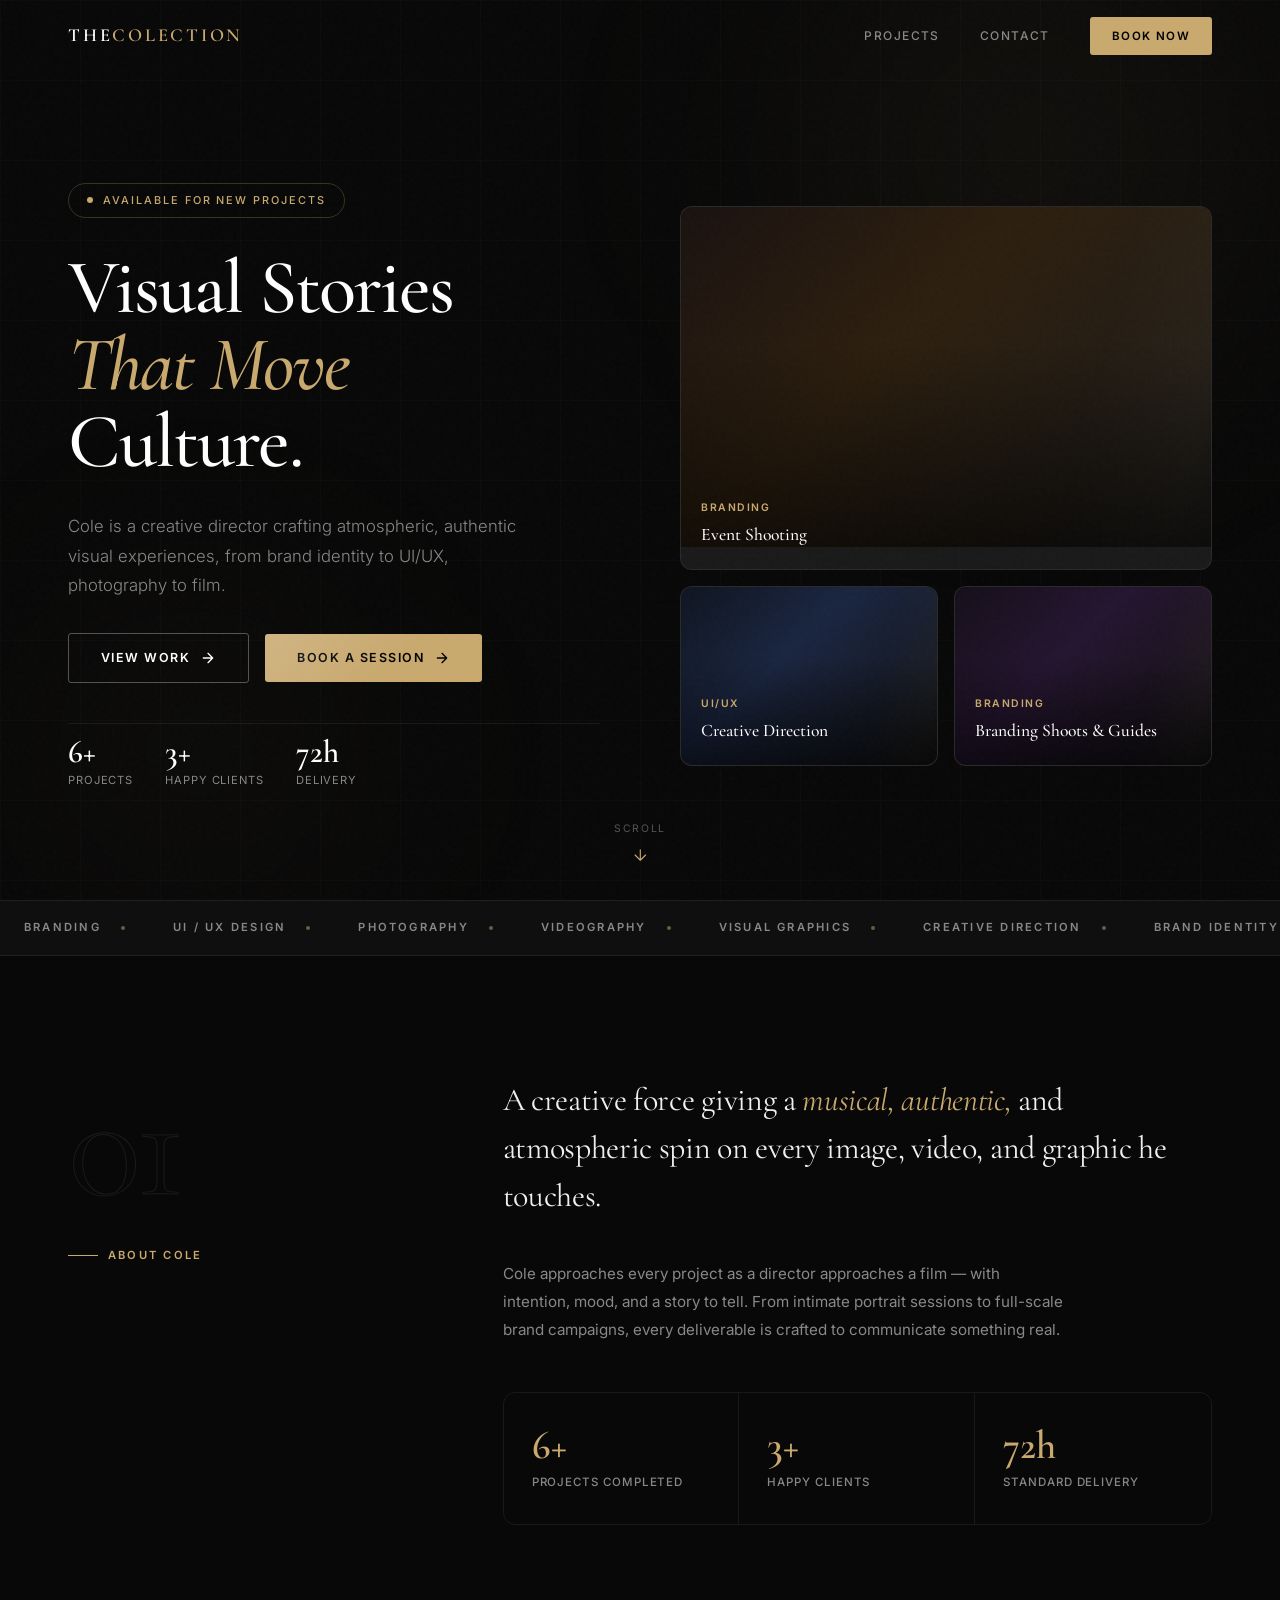
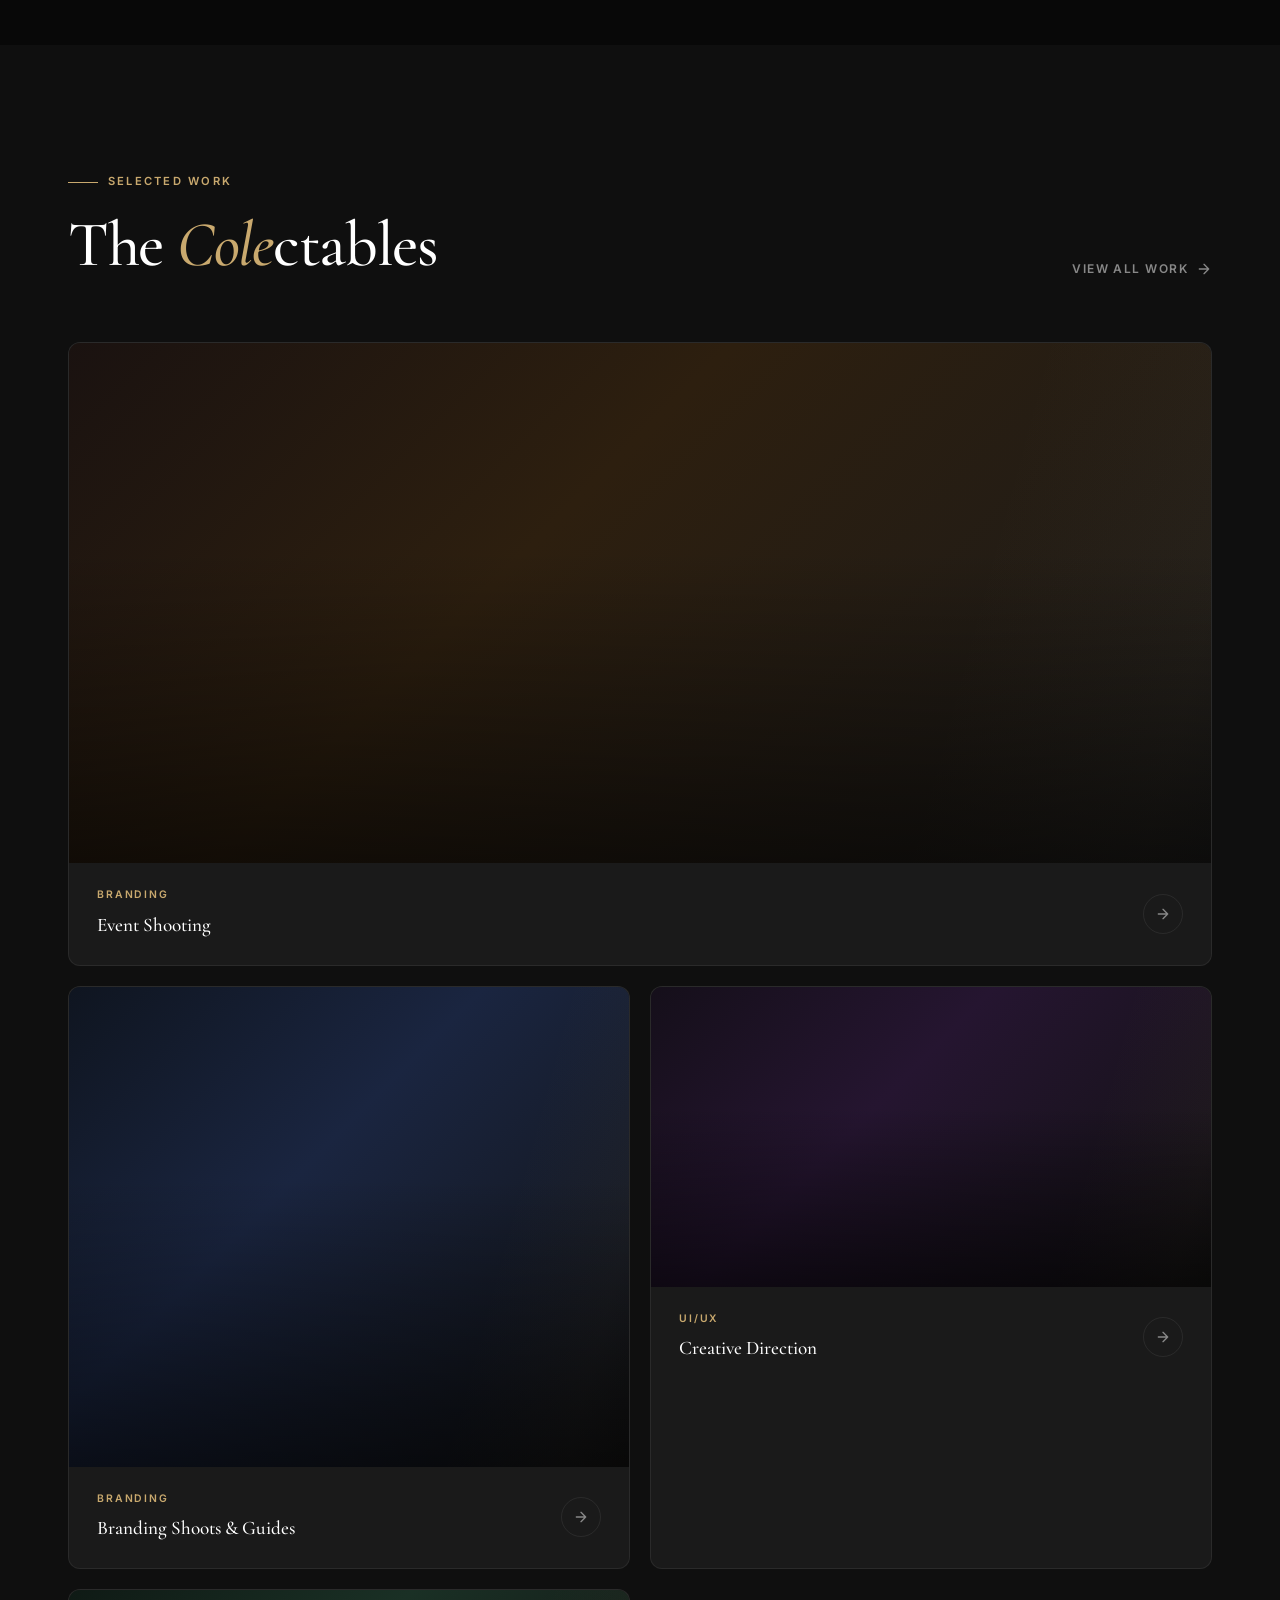
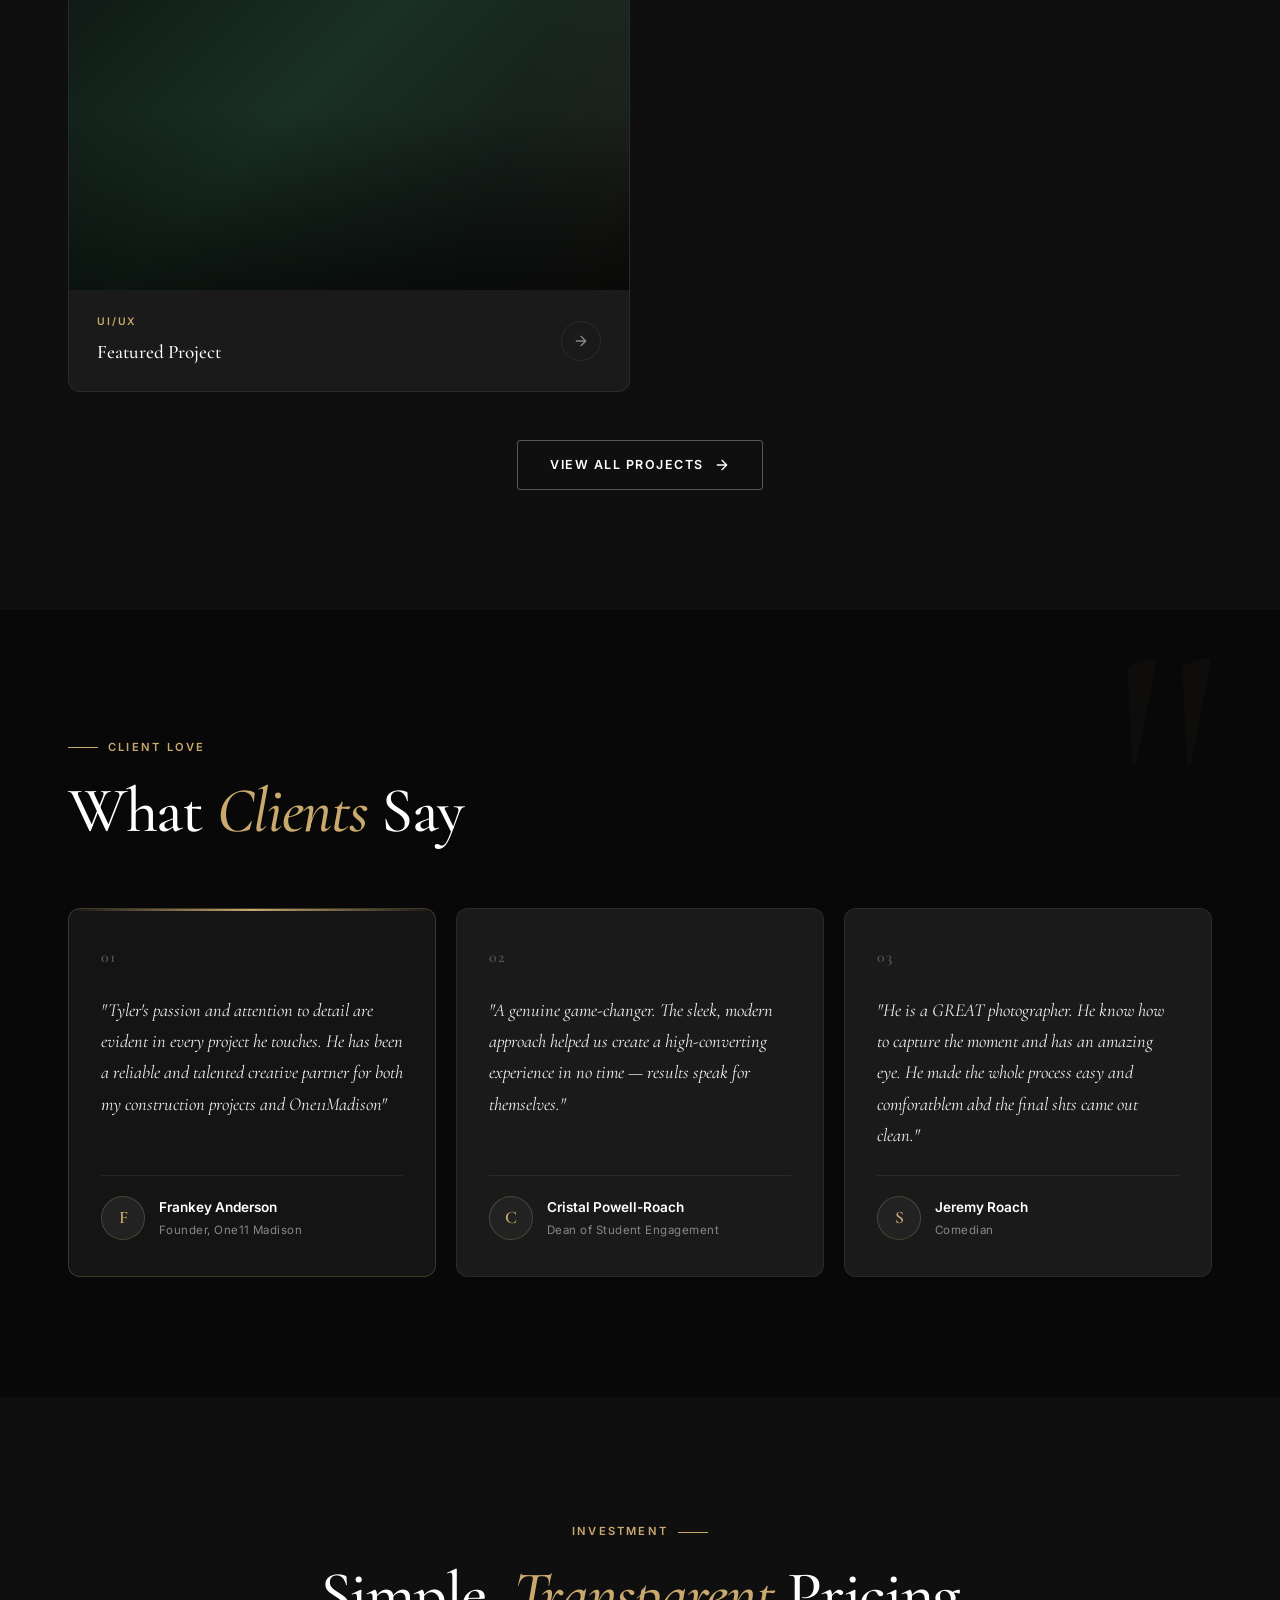
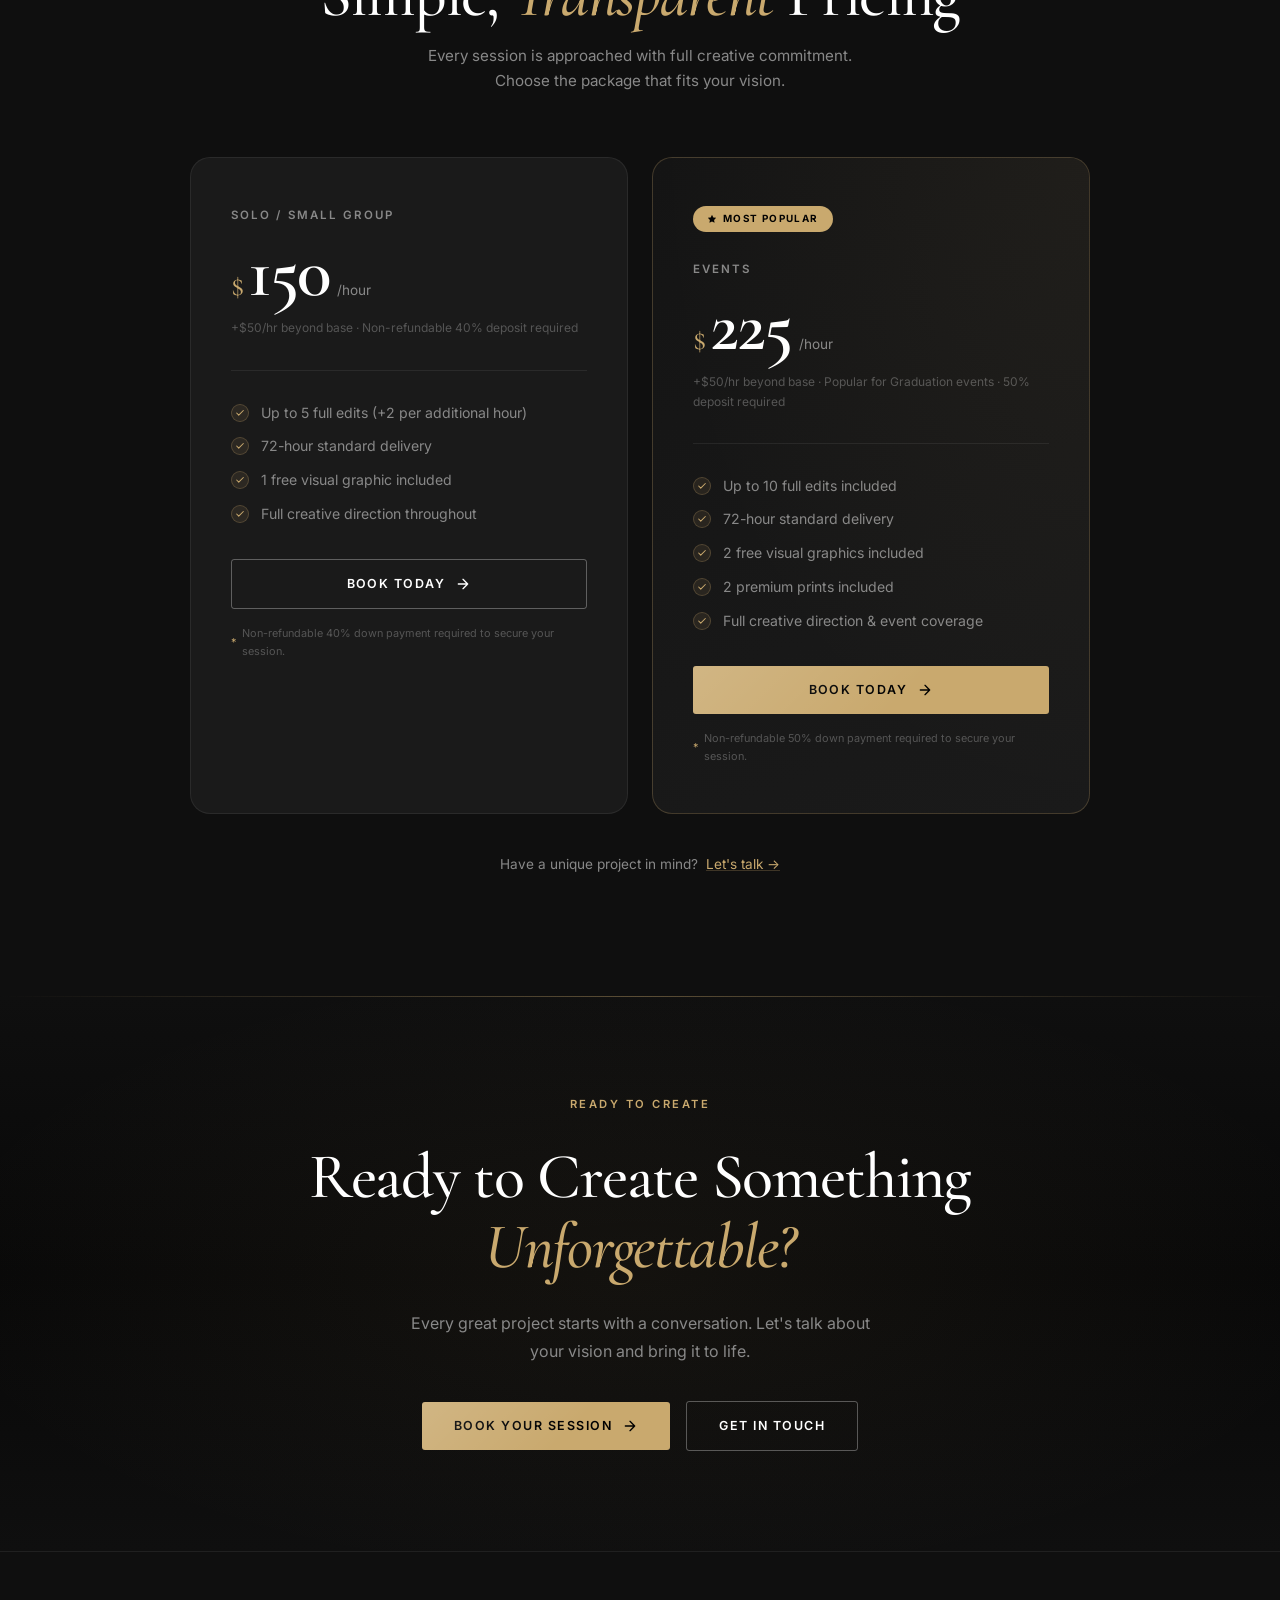
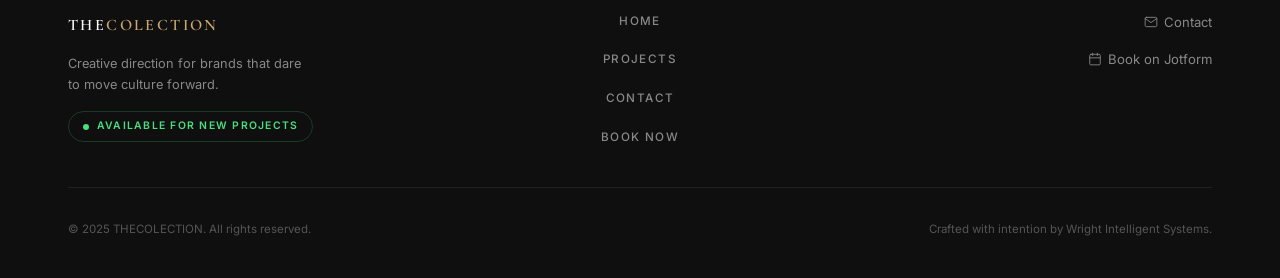
<file: index.html>
<!DOCTYPE html>
<html lang="en">
<head>
  <meta charset="UTF-8" />
  <meta name="viewport" content="width=device-width, initial-scale=1.0" />
  <title>THECOLECTION — Creative Direction &amp; Visual Storytelling</title>
  <meta name="description" content="Cole is a rising content creative director delivering musical, authentic, and atmospheric visual imagery across branding, UI/UX, photography, and video." />

  <!-- Fonts -->
  <link rel="preconnect" href="https://fonts.googleapis.com" />
  <link rel="preconnect" href="https://fonts.gstatic.com" crossorigin />
  <link href="https://fonts.googleapis.com/css2?family=Cormorant+Garamond:ital,wght@0,300;0,400;0,500;0,600;0,700;1,300;1,400;1,500&family=Inter:wght@300;400;500;600;700&display=swap" rel="stylesheet" />

  <link rel="stylesheet" href="css/style.css" />
</head>
<body>

  <!-- ══════════════════════════════════════════
       NAVIGATION
       ══════════════════════════════════════════ -->
  <nav class="nav" role="navigation" aria-label="Main navigation">
    <div class="container nav-inner">
      <a href="index.html" class="nav-logo">THE<span>COLECTION</span></a>

      <div class="nav-links">
        <a href="projects.html" class="nav-link">Projects</a>
        <a href="contact.html" class="nav-link">Contact</a>
        <a href="https://form.jotform.com/253236239169058" target="_blank" rel="noopener" class="nav-cta">Book Now</a>
      </div>

      <button class="nav-hamburger" aria-label="Open menu" aria-expanded="false">
        <span></span>
        <span></span>
        <span></span>
      </button>
    </div>
  </nav>

  <!-- Mobile Nav Overlay -->
  <div class="nav-mobile" role="dialog" aria-label="Mobile navigation">
    <a href="projects.html" class="nav-link">Projects</a>
    <a href="contact.html" class="nav-link">Contact</a>
    <a href="https://form.jotform.com/253236239169058" target="_blank" rel="noopener" class="nav-cta">Book Now</a>
  </div>

  <!-- ══════════════════════════════════════════
       HERO
       ══════════════════════════════════════════ -->
  <section class="hero" id="home" aria-label="Hero">
    <div class="hero-bg">
      <div class="hero-grid"></div>
      <div class="hero-glow hero-glow-1"></div>
      <div class="hero-glow hero-glow-2"></div>
    </div>

    <div class="hero-content">
      <div class="container">
        <div class="hero-inner">

          <div class="hero-left">
            <div class="hero-tag">
              <span class="hero-tag-dot"></span>
              Available for New Projects
            </div>

            <h1 class="hero-headline">
              <span class="line">Visual Stories</span>
              <span class="line"><em>That Move</em></span>
              <span class="line">Culture.</span>
            </h1>

            <p class="hero-sub">
              Cole is a creative director crafting atmospheric, authentic visual experiences, from brand identity to UI/UX, photography to film.
            </p>

            <div class="hero-actions">
              <a href="projects.html" class="btn btn-outline">
                View Work
                <svg class="arrow" width="16" height="16" viewBox="0 0 24 24" fill="none" stroke="currentColor" stroke-width="2" stroke-linecap="round" stroke-linejoin="round">
                  <path d="M5 12h14M12 5l7 7-7 7"/>
                </svg>
              </a>
              <a href="https://form.jotform.com/253236239169058" target="_blank" rel="noopener" class="btn btn-primary">
                Book a Session
                <svg class="arrow" width="16" height="16" viewBox="0 0 24 24" fill="none" stroke="currentColor" stroke-width="2" stroke-linecap="round" stroke-linejoin="round">
                  <path d="M5 12h14M12 5l7 7-7 7"/>
                </svg>
              </a>
            </div>

            <div class="hero-stats">
              <div>
                <div class="hero-stat-value" data-count="6" data-suffix="+">0+</div>
                <div class="hero-stat-label">Projects</div>
              </div>
              <div>
                <div class="hero-stat-value" data-count="3" data-suffix="+">0+</div>
                <div class="hero-stat-label">Happy Clients</div>
              </div>
              <div>
                <div class="hero-stat-value" data-count="72" data-suffix="h">0h</div>
                <div class="hero-stat-label">Delivery</div>
              </div>
            </div>
          </div>

          <div class="hero-right">
            <!-- Main featured card -->
            <div class="hero-card hero-card-main">
              <div class="hero-card-visual" style="height: 340px;">
                <div class="gradient-placeholder gp-1"></div>
              </div>
              <div class="hero-card-meta">
                <div class="hero-card-category">Branding</div>
                <div class="hero-card-title">Event Shooting</div>
              </div>
            </div>

            <!-- Pair of smaller cards -->
            <div class="hero-card-pair">
              <div class="hero-card">
                <div class="hero-card-visual" style="height: 100%;">
                  <div class="gradient-placeholder gp-2"></div>
                </div>
                <div class="hero-card-meta">
                  <div class="hero-card-category">UI/UX</div>
                  <div class="hero-card-title">Creative Direction</div>
                </div>
              </div>
              <div class="hero-card">
                <div class="hero-card-visual" style="height: 100%;">
                  <div class="gradient-placeholder gp-3"></div>
                </div>
                <div class="hero-card-meta">
                  <div class="hero-card-category">Branding</div>
                  <div class="hero-card-title">Branding Shoots & Guides</div>
                </div>
              </div>
            </div>
          </div>

        </div>
      </div>
    </div>

    <div class="hero-scroll" aria-hidden="true">
      <span>Scroll</span>
      <svg viewBox="0 0 24 24" fill="none" stroke-width="1.5" stroke-linecap="round" stroke-linejoin="round">
        <path d="M12 5v14M5 12l7 7 7-7"/>
      </svg>
    </div>
  </section>

  <!-- ══════════════════════════════════════════
       MARQUEE TICKER
       ══════════════════════════════════════════ -->
  <div class="marquee-section" aria-hidden="true">
    <div class="marquee-track">
      <div class="marquee-inner">
        <span class="marquee-item">Branding<span class="marquee-dot"></span></span>
        <span class="marquee-item">UI / UX Design<span class="marquee-dot"></span></span>
        <span class="marquee-item">Photography<span class="marquee-dot"></span></span>
        <span class="marquee-item">Videography<span class="marquee-dot"></span></span>
        <span class="marquee-item">Visual Graphics<span class="marquee-dot"></span></span>
        <span class="marquee-item">Creative Direction<span class="marquee-dot"></span></span>
        <span class="marquee-item">Brand Identity<span class="marquee-dot"></span></span>
        <span class="marquee-item">Content Creation<span class="marquee-dot"></span></span>
        <span class="marquee-item">Event Coverage<span class="marquee-dot"></span></span>
        <span class="marquee-item">Print Design<span class="marquee-dot"></span></span>
      </div>
    </div>
  </div>

  <!-- ══════════════════════════════════════════
       ABOUT / INTRO
       ══════════════════════════════════════════ -->
  <section class="about section" id="about" aria-label="About">
    <div class="container">
      <div class="about-inner">

        <div class="about-left">
          <span class="about-number" aria-hidden="true">01</span>
          <div class="section-label reveal">About Cole</div>
        </div>

        <div class="about-right">
          <p class="about-bio reveal">
            A creative force giving a <em>musical, authentic,</em> and atmospheric spin on every image, video, and graphic he touches.
          </p>
          <p class="about-body reveal reveal-delay-1">
            Cole approaches every project as a director approaches a film — with intention, mood, and a story to tell. From intimate portrait sessions to full-scale brand campaigns, every deliverable is crafted to communicate something real.
          </p>

          <div class="about-stats reveal reveal-delay-2">
            <div class="about-stat">
              <div class="about-stat-value" data-count="6" data-suffix="+">6+</div>
              <div class="about-stat-label">Projects Completed</div>
            </div>
            <div class="about-stat">
              <div class="about-stat-value" data-count="3" data-suffix="+">3+</div>
              <div class="about-stat-label">Happy Clients</div>
            </div>
            <div class="about-stat">
              <div class="about-stat-value" data-count="72" data-suffix="h">72h</div>
              <div class="about-stat-label">Standard Delivery</div>
            </div>
          </div>
        </div>

      </div>
    </div>
  </section>

  <!-- ══════════════════════════════════════════
       FEATURED PROJECTS
       ══════════════════════════════════════════ -->
  <section class="projects-section section" id="projects" aria-label="Featured projects">
    <div class="container">

      <div class="projects-header">
        <div>
          <div class="section-label reveal">Selected Work</div>
          <h2 class="section-title reveal reveal-delay-1">The <em>Cole</em>ctables</h2>
        </div>
        <a href="projects.html" class="projects-view-all reveal">
          View All Work
          <svg viewBox="0 0 24 24" fill="none" stroke-width="2" stroke-linecap="round" stroke-linejoin="round">
            <path d="M5 12h14M12 5l7 7-7 7"/>
          </svg>
        </a>
      </div>

      <div class="projects-grid">

        <!-- Featured full-width -->
        <a href="projects.html" class="project-card featured reveal" aria-label="J. Cole Branding project">
          <div class="project-visual">
            <div class="gradient-placeholder gp-1" style="height: 520px;"></div>
            <div class="project-overlay">
              <div class="project-overlay-btn">
                View Project
                <svg width="14" height="14" viewBox="0 0 24 24" fill="none" stroke="currentColor" stroke-width="2.5" stroke-linecap="round" stroke-linejoin="round">
                  <path d="M5 12h14M12 5l7 7-7 7"/>
                </svg>
              </div>
            </div>
          </div>
          <div class="project-info">
            <div class="project-meta">
              <div class="project-category">Branding</div>
              <div class="project-title">Event Shooting</div>
            </div>
            <div class="project-arrow">
              <svg viewBox="0 0 24 24" fill="none" stroke-width="2" stroke-linecap="round" stroke-linejoin="round">
                <path d="M5 12h14M12 5l7 7-7 7"/>
              </svg>
            </div>
          </div>
        </a>

        <!-- Tall card -->
        <a href="projects.html" class="project-card tall reveal reveal-delay-1" aria-label="Real Paper Chasers Branding project">
          <div class="project-visual">
            <div class="gradient-placeholder gp-2" style="height: 480px;"></div>
            <div class="project-overlay">
              <div class="project-overlay-btn">
                View Project
                <svg width="14" height="14" viewBox="0 0 24 24" fill="none" stroke="currentColor" stroke-width="2.5" stroke-linecap="round" stroke-linejoin="round">
                  <path d="M5 12h14M12 5l7 7-7 7"/>
                </svg>
              </div>
            </div>
          </div>
          <div class="project-info">
            <div class="project-meta">
              <div class="project-category">Branding</div>
              <div class="project-title">Branding Shoots & Guides</div>
            </div>
            <div class="project-arrow">
              <svg viewBox="0 0 24 24" fill="none" stroke-width="2" stroke-linecap="round" stroke-linejoin="round">
                <path d="M5 12h14M12 5l7 7-7 7"/>
              </svg>
            </div>
          </div>
        </a>

        <!-- Regular card -->
        <a href="projects.html" class="project-card regular reveal reveal-delay-2" aria-label="Antoinette's Surprise UI/UX project">
          <div class="project-visual">
            <div class="gradient-placeholder gp-3" style="height: 300px;"></div>
            <div class="project-overlay">
              <div class="project-overlay-btn">
                View Project
                <svg width="14" height="14" viewBox="0 0 24 24" fill="none" stroke="currentColor" stroke-width="2.5" stroke-linecap="round" stroke-linejoin="round">
                  <path d="M5 12h14M12 5l7 7-7 7"/>
                </svg>
              </div>
            </div>
          </div>
          <div class="project-info">
            <div class="project-meta">
              <div class="project-category">UI/UX</div>
              <div class="project-title">Creative Direction</div>
            </div>
            <div class="project-arrow">
              <svg viewBox="0 0 24 24" fill="none" stroke-width="2" stroke-linecap="round" stroke-linejoin="round">
                <path d="M5 12h14M12 5l7 7-7 7"/>
              </svg>
            </div>
          </div>
        </a>

        <!-- Regular card -->
        <a href="projects.html" class="project-card regular reveal reveal-delay-1" aria-label="A New Crowning UI/UX project">
          <div class="project-visual">
            <div class="gradient-placeholder gp-4" style="height: 300px;"></div>
            <div class="project-overlay">
              <div class="project-overlay-btn">
                View Project
                <svg width="14" height="14" viewBox="0 0 24 24" fill="none" stroke="currentColor" stroke-width="2.5" stroke-linecap="round" stroke-linejoin="round">
                  <path d="M5 12h14M12 5l7 7-7 7"/>
                </svg>
              </div>
            </div>
          </div>
          <div class="project-info">
            <div class="project-meta">
              <div class="project-category">UI/UX</div>
              <div class="project-title">Featured Project</div>
            </div>
            <div class="project-arrow">
              <svg viewBox="0 0 24 24" fill="none" stroke-width="2" stroke-linecap="round" stroke-linejoin="round">
                <path d="M5 12h14M12 5l7 7-7 7"/>
              </svg>
            </div>
          </div>
        </a>

      </div>

      <div style="text-align:center; margin-top: 48px;" class="reveal">
        <a href="projects.html" class="btn btn-outline">
          View All Projects
          <svg class="arrow" width="16" height="16" viewBox="0 0 24 24" fill="none" stroke="currentColor" stroke-width="2" stroke-linecap="round" stroke-linejoin="round">
            <path d="M5 12h14M12 5l7 7-7 7"/>
          </svg>
        </a>
      </div>

    </div>
  </section>

  <!-- ══════════════════════════════════════════
       TESTIMONIALS
       ══════════════════════════════════════════ -->
  <section class="testimonials section" id="testimonials" aria-label="Client testimonials">
    <div class="container">

      <div class="testimonials-header">
        <div class="section-label reveal">Client Love</div>
        <h2 class="section-title reveal reveal-delay-1">What <em>Clients</em> Say</h2>
      </div>

      <div class="testimonials-grid">

        <div class="testimonial-card reveal">
          <div class="testimonial-number">01</div>
          <blockquote class="testimonial-quote">
            "Tyler's passion and attention to detail are 
            evident in every project he touches. He has been 
            a reliable and talented creative partner for both 
            my construction projects and One11Madison"
          </blockquote>
          <div class="testimonial-author">
            <div class="testimonial-avatar" aria-hidden="true">F</div>
            <div>
              <div class="testimonial-name">Frankey Anderson</div>
              <div class="testimonial-role">Founder, One11 Madison</div>
            </div>
          </div>
        </div>

        <div class="testimonial-card reveal reveal-delay-1">
          <div class="testimonial-number">02</div>
          <blockquote class="testimonial-quote">
            "A genuine game-changer. The sleek, modern approach helped us create a high-converting experience in no time — results speak for themselves."
          </blockquote>
          <div class="testimonial-author">
            <div class="testimonial-avatar" aria-hidden="true">C</div>
            <div>
              <div class="testimonial-name">Cristal Powell-Roach</div>
              <div class="testimonial-role">Dean of Student Engagement</div>
            </div>
          </div>
        </div>

        <div class="testimonial-card reveal reveal-delay-2">
          <div class="testimonial-number">03</div>
          <blockquote class="testimonial-quote">
            "He is a GREAT photographer. He know how to capture
            the moment and has an amazing eye. He made the whole
            process easy and comforatblem abd the final shts came out clean."
          </blockquote>
          <div class="testimonial-author">
            <div class="testimonial-avatar" aria-hidden="true">S</div>
            <div>
              <div class="testimonial-name">Jeremy Roach</div>
              <div class="testimonial-role">Comedian</div>
            </div>
          </div>
        </div>

      </div>
    </div>
  </section>

  <!-- ══════════════════════════════════════════
       PRICING
       ══════════════════════════════════════════ -->
  <section class="pricing section" id="pricing" aria-label="Pricing">
    <div class="container">

      <div class="pricing-header">
        <div class="section-label">Investment</div>
        <h2 class="section-title reveal">Simple, <em>Transparent</em> Pricing</h2>
        <p class="reveal" style="color: var(--text-muted); margin-top: 16px; font-size: 0.95rem; max-width: 480px; margin-left: auto; margin-right: auto;">
          Every session is approached with full creative commitment. Choose the package that fits your vision.
        </p>
      </div>

      <div class="pricing-grid">

        <!-- Solo / Small Group -->
        <div class="pricing-card reveal">
          <div class="pricing-tier">Solo / Small Group</div>
          <div class="pricing-amount">
            <span class="pricing-currency">$</span>
            <span class="pricing-value">150</span>
            <span class="pricing-unit">/hour</span>
          </div>
          <div class="pricing-note">+$50/hr beyond base · Non-refundable 40% deposit required</div>

          <ul class="pricing-features">
            <li class="pricing-feature">
              <span class="pricing-feature-icon">
                <svg viewBox="0 0 24 24" fill="none" stroke-linecap="round" stroke-linejoin="round"><path d="M20 6L9 17l-5-5"/></svg>
              </span>
              Up to 5 full edits (+2 per additional hour)
            </li>
            <li class="pricing-feature">
              <span class="pricing-feature-icon">
                <svg viewBox="0 0 24 24" fill="none" stroke-linecap="round" stroke-linejoin="round"><path d="M20 6L9 17l-5-5"/></svg>
              </span>
              72-hour standard delivery
            </li>
            <li class="pricing-feature">
              <span class="pricing-feature-icon">
                <svg viewBox="0 0 24 24" fill="none" stroke-linecap="round" stroke-linejoin="round"><path d="M20 6L9 17l-5-5"/></svg>
              </span>
              1 free visual graphic included
            </li>
            <li class="pricing-feature">
              <span class="pricing-feature-icon">
                <svg viewBox="0 0 24 24" fill="none" stroke-linecap="round" stroke-linejoin="round"><path d="M20 6L9 17l-5-5"/></svg>
              </span>
              Full creative direction throughout
            </li>
          </ul>

          <a href="https://form.jotform.com/253236239169058" target="_blank" rel="noopener" class="btn btn-outline" style="width:100%; justify-content:center;">
            Book Today
            <svg class="arrow" width="16" height="16" viewBox="0 0 24 24" fill="none" stroke="currentColor" stroke-width="2" stroke-linecap="round" stroke-linejoin="round">
              <path d="M5 12h14M12 5l7 7-7 7"/>
            </svg>
          </a>
          <p class="pricing-disclaimer">Non-refundable 40% down payment required to secure your session.</p>
        </div>

        <!-- Events -->
        <div class="pricing-card popular reveal reveal-delay-1">
          <div class="pricing-badge">
            <svg width="10" height="10" viewBox="0 0 24 24" fill="currentColor"><path d="M12 2l3.09 6.26L22 9.27l-5 4.87 1.18 6.88L12 17.77l-6.18 3.25L7 14.14 2 9.27l6.91-1.01L12 2z"/></svg>
            Most Popular
          </div>
          <div class="pricing-tier">Events</div>
          <div class="pricing-amount">
            <span class="pricing-currency">$</span>
            <span class="pricing-value">225</span>
            <span class="pricing-unit">/hour</span>
          </div>
          <div class="pricing-note">+$50/hr beyond base · Popular for Graduation events · 50% deposit required</div>

          <ul class="pricing-features">
            <li class="pricing-feature">
              <span class="pricing-feature-icon">
                <svg viewBox="0 0 24 24" fill="none" stroke-linecap="round" stroke-linejoin="round"><path d="M20 6L9 17l-5-5"/></svg>
              </span>
              Up to 10 full edits included
            </li>
            <li class="pricing-feature">
              <span class="pricing-feature-icon">
                <svg viewBox="0 0 24 24" fill="none" stroke-linecap="round" stroke-linejoin="round"><path d="M20 6L9 17l-5-5"/></svg>
              </span>
              72-hour standard delivery
            </li>
            <li class="pricing-feature">
              <span class="pricing-feature-icon">
                <svg viewBox="0 0 24 24" fill="none" stroke-linecap="round" stroke-linejoin="round"><path d="M20 6L9 17l-5-5"/></svg>
              </span>
              2 free visual graphics included
            </li>
            <li class="pricing-feature">
              <span class="pricing-feature-icon">
                <svg viewBox="0 0 24 24" fill="none" stroke-linecap="round" stroke-linejoin="round"><path d="M20 6L9 17l-5-5"/></svg>
              </span>
              2 premium prints included
            </li>
            <li class="pricing-feature">
              <span class="pricing-feature-icon">
                <svg viewBox="0 0 24 24" fill="none" stroke-linecap="round" stroke-linejoin="round"><path d="M20 6L9 17l-5-5"/></svg>
              </span>
              Full creative direction &amp; event coverage
            </li>
          </ul>

          <a href="https://form.jotform.com/253236239169058" target="_blank" rel="noopener" class="btn btn-primary" style="width:100%; justify-content:center;">
            Book Today
            <svg class="arrow" width="16" height="16" viewBox="0 0 24 24" fill="none" stroke="currentColor" stroke-width="2" stroke-linecap="round" stroke-linejoin="round">
              <path d="M5 12h14M12 5l7 7-7 7"/>
            </svg>
          </a>
          <p class="pricing-disclaimer">Non-refundable 50% down payment required to secure your session.</p>
        </div>

      </div>

      <!-- Custom inquiry nudge -->
      <p class="reveal" style="text-align:center; margin-top:40px; color: var(--text-muted); font-size: 0.85rem;">
        Have a unique project in mind?
        <a href="contact.html" style="color: var(--gold); text-decoration: underline; text-decoration-color: var(--border-gold); margin-left: 4px;">Let's talk →</a>
      </p>

    </div>
  </section>

  <!-- ══════════════════════════════════════════
       CTA BANNER
       ══════════════════════════════════════════ -->
  <section class="cta-banner" aria-label="Call to action">
    <div class="cta-banner-line"></div>
    <div class="container">
      <div class="cta-banner-inner">
        <div class="cta-banner-eyebrow reveal">Ready to Create</div>
        <h2 class="cta-banner-title reveal reveal-delay-1">
          Ready to Create Something <em>Unforgettable?</em>
        </h2>
        <p class="cta-banner-sub reveal reveal-delay-2">
          Every great project starts with a conversation. Let's talk about your vision and bring it to life.
        </p>
        <div class="cta-banner-actions reveal reveal-delay-3">
          <a href="https://form.jotform.com/253236239169058" target="_blank" rel="noopener" class="btn btn-primary">
            Book Your Session
            <svg class="arrow" width="16" height="16" viewBox="0 0 24 24" fill="none" stroke="currentColor" stroke-width="2" stroke-linecap="round" stroke-linejoin="round">
              <path d="M5 12h14M12 5l7 7-7 7"/>
            </svg>
          </a>
          <a href="contact.html" class="btn btn-outline">
            Get in Touch
          </a>
        </div>
      </div>
    </div>
  </section>

  <!-- ══════════════════════════════════════════
       FOOTER
       ══════════════════════════════════════════ -->
  <footer class="footer" role="contentinfo">
    <div class="container">

      <div class="footer-inner">
        <div class="footer-brand">
          <a href="index.html" class="nav-logo">THE<span>COLECTION</span></a>
          <p class="footer-tagline">Creative direction for brands that dare to move culture forward.</p>
          <div class="footer-status">
            <span class="footer-status-dot"></span>
            Available for New Projects
          </div>
        </div>

        <nav class="footer-nav" aria-label="Footer navigation">
          <a href="index.html" class="footer-nav-link">Home</a>
          <a href="projects.html" class="footer-nav-link">Projects</a>
          <a href="contact.html" class="footer-nav-link">Contact</a>
          <a href="https://form.jotform.com/253236239169058" target="_blank" rel="noopener" class="footer-nav-link">Book Now</a>
        </nav>

        <div class="footer-right">
          <a href="contact.html" class="footer-contact-link">
            <svg width="14" height="14" viewBox="0 0 24 24" fill="none" stroke="currentColor" stroke-width="1.5" stroke-linecap="round" stroke-linejoin="round">
              <path d="M4 4h16c1.1 0 2 .9 2 2v12c0 1.1-.9 2-2 2H4c-1.1 0-2-.9-2-2V6c0-1.1.9-2 2-2z"/><polyline points="22,6 12,13 2,6"/>
            </svg>
            Contact
          </a>
          <a href="https://form.jotform.com/253236239169058" target="_blank" rel="noopener" class="footer-contact-link">
            <svg width="14" height="14" viewBox="0 0 24 24" fill="none" stroke="currentColor" stroke-width="1.5" stroke-linecap="round" stroke-linejoin="round">
              <rect x="3" y="4" width="18" height="18" rx="2" ry="2"/><line x1="16" y1="2" x2="16" y2="6"/><line x1="8" y1="2" x2="8" y2="6"/><line x1="3" y1="10" x2="21" y2="10"/>
            </svg>
            Book on Jotform
          </a>
        </div>
      </div>

      <div class="footer-bottom">
        <p class="footer-copy">&copy; 2025 THECOLECTION. All rights reserved.</p>
        <p class="footer-made">Crafted with intention by Wright Intelligent Systems.</p>
      </div>

    </div>
  </footer>

  <script src="js/main.js"></script>
</body>
</html>
</file>
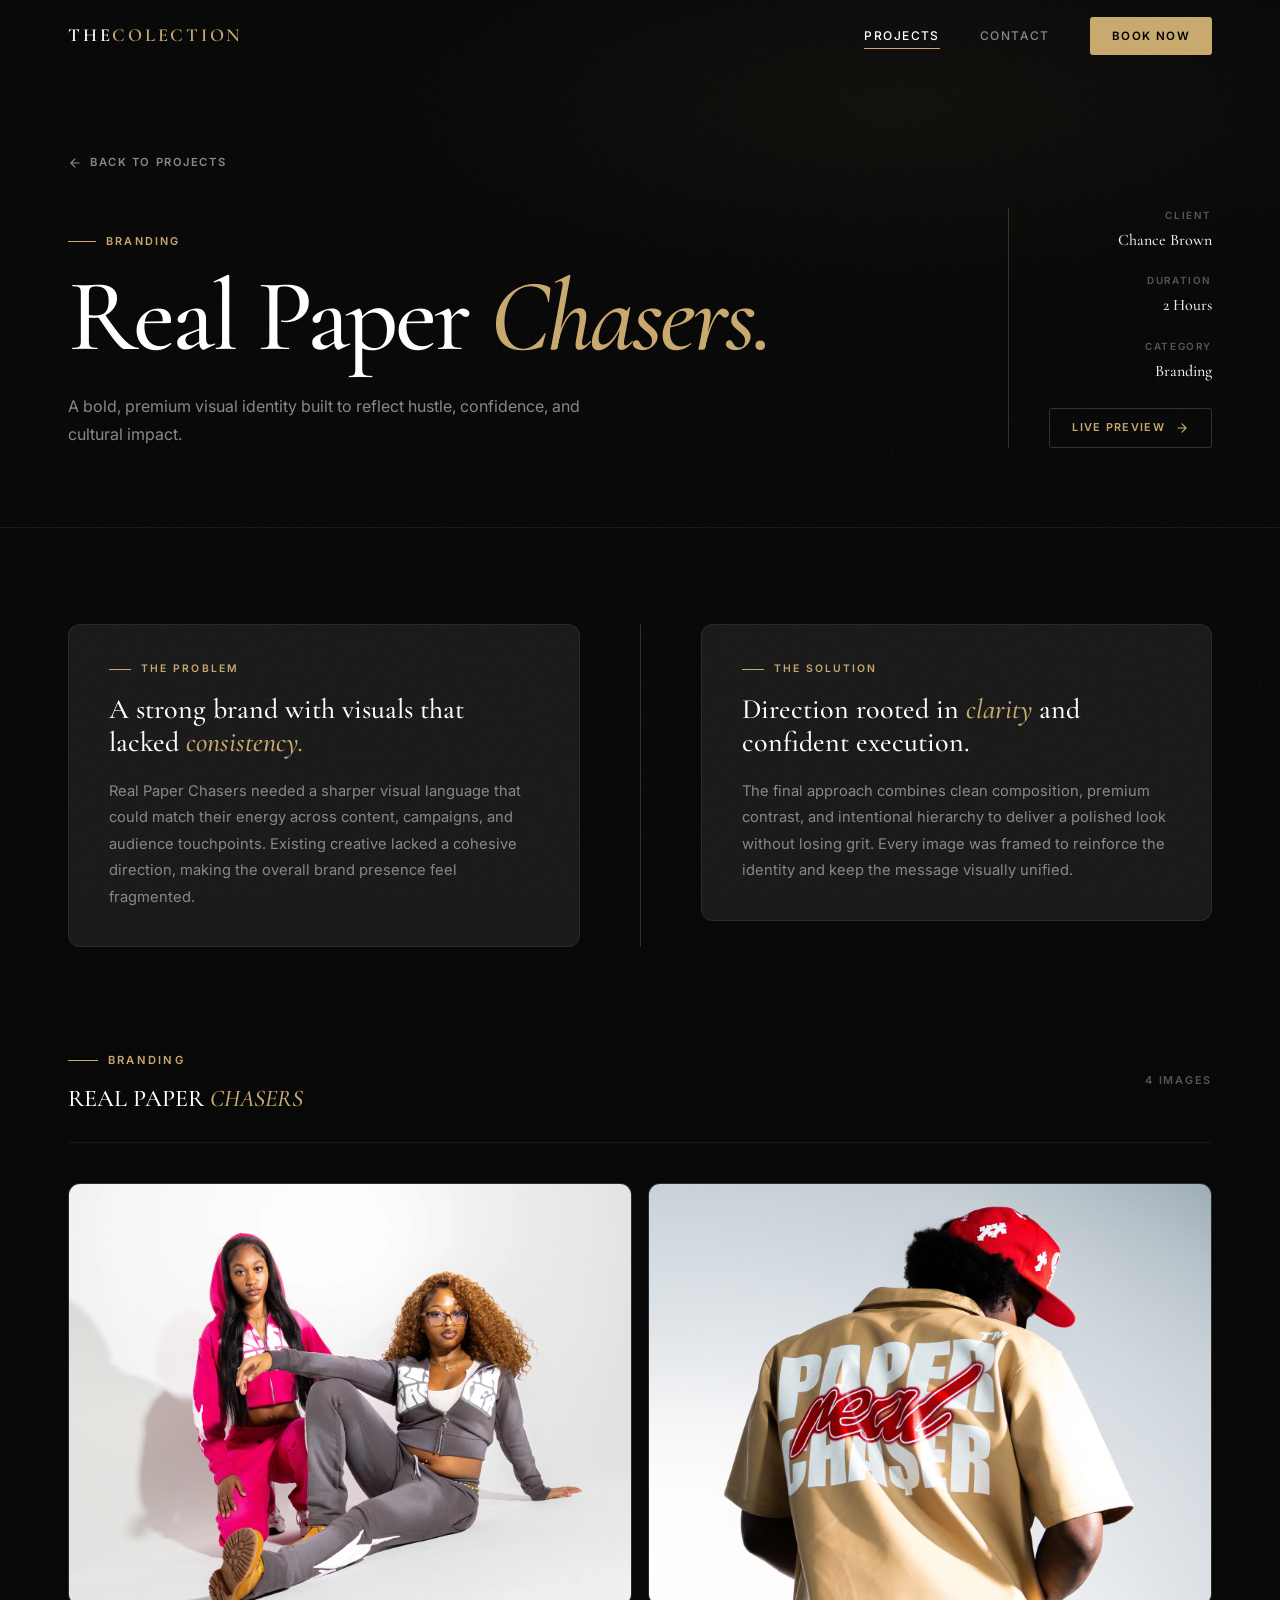
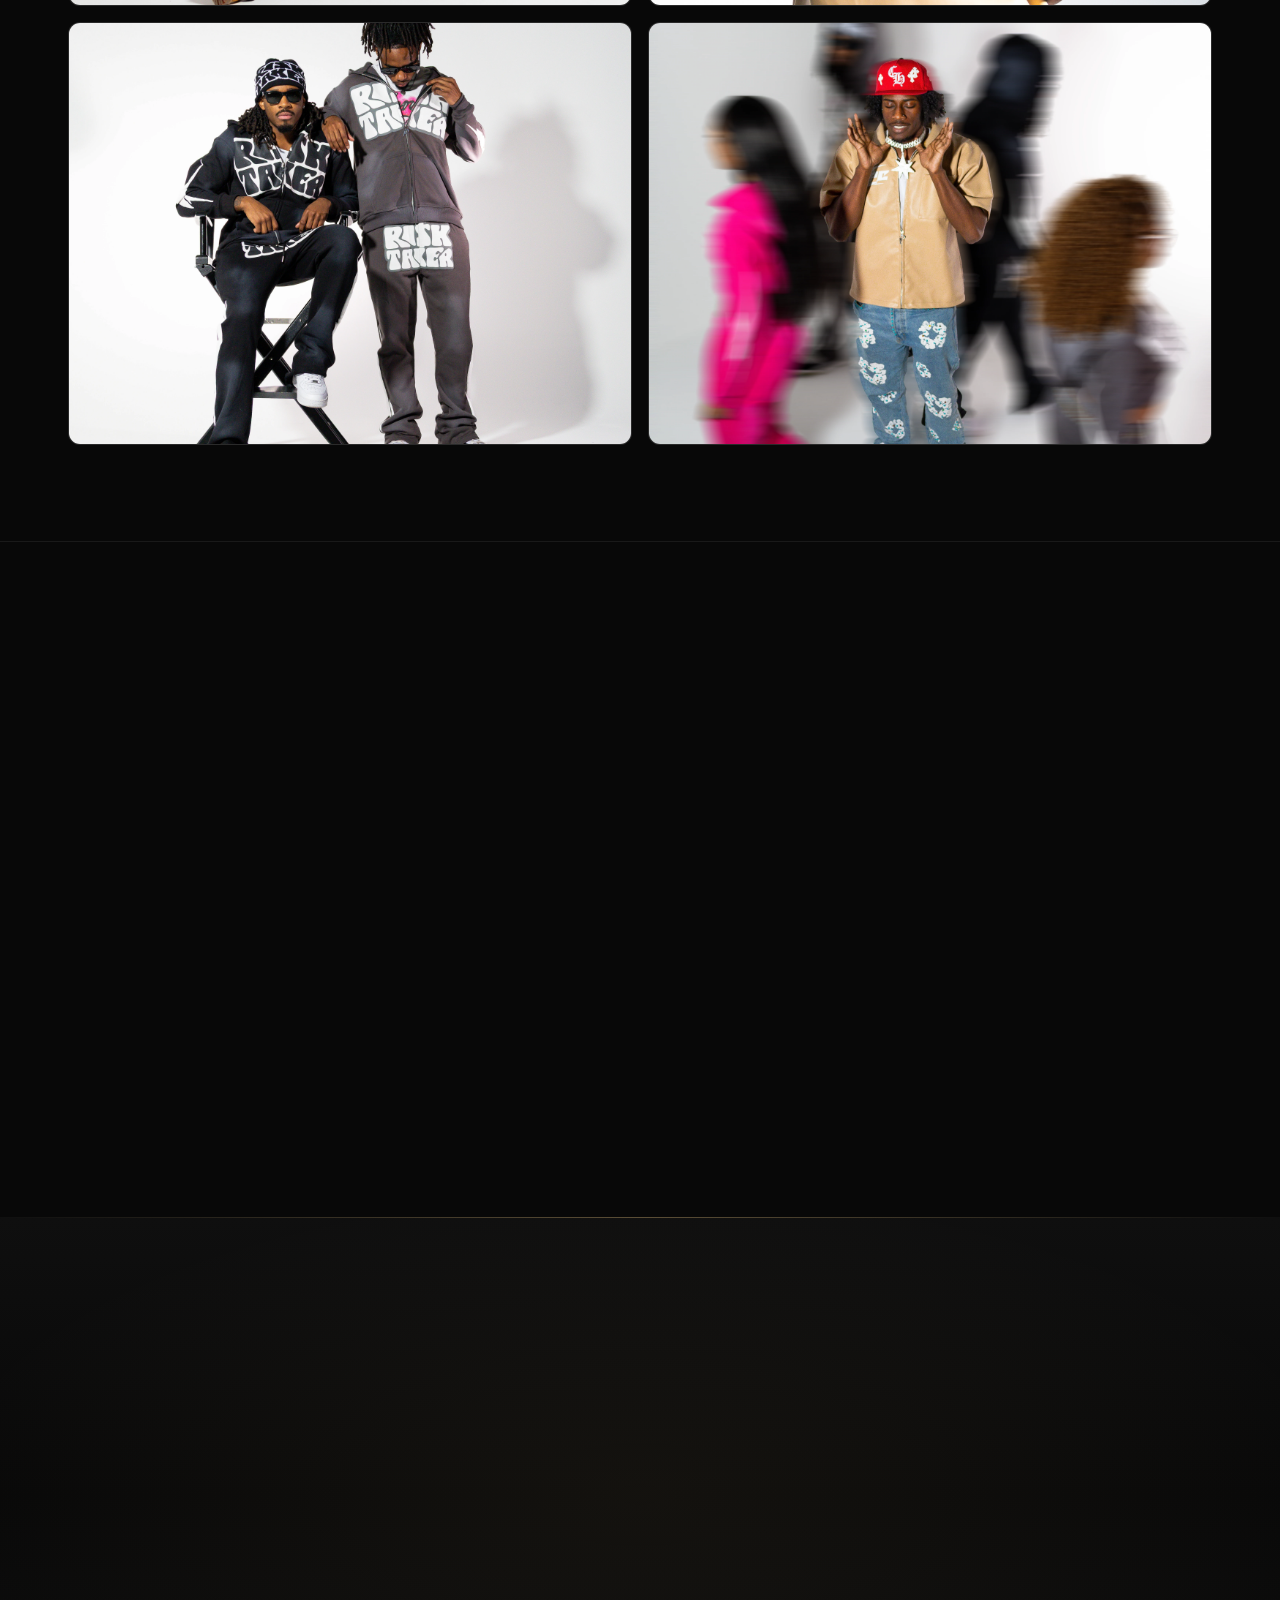
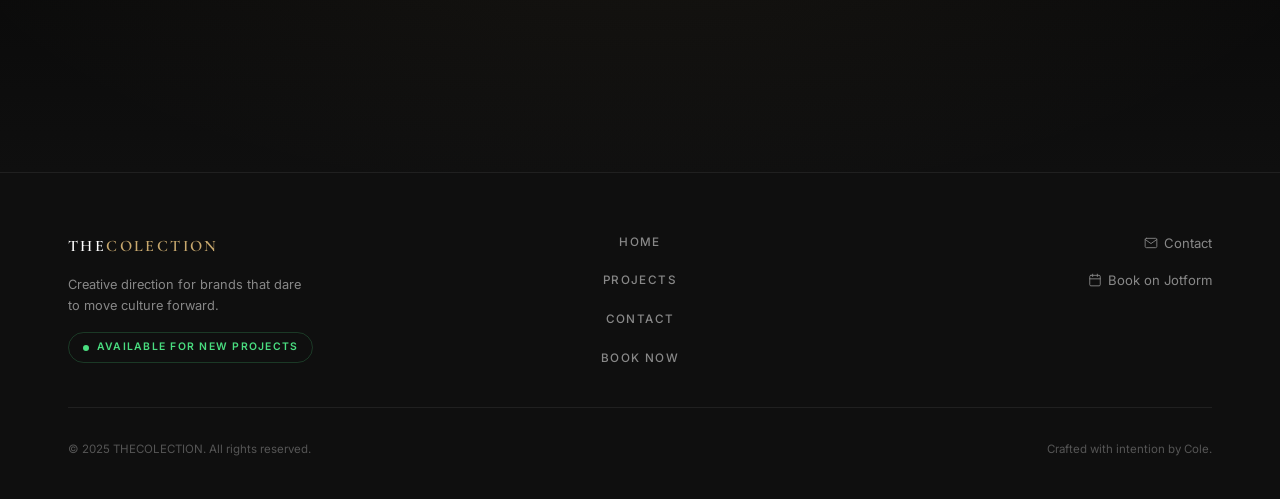
<file: brandingshoots-guides.html>
<!DOCTYPE html>
<html lang="en">
<head>
  <meta charset="UTF-8" />
  <meta name="viewport" content="width=device-width, initial-scale=1.0" />
  <title>Real Paper Chasers — THECOLECTION</title>
  <meta name="description" content="A premium branding and visual direction project for Real Paper Chasers, crafted by THECOLECTION." />

  <!-- Fonts -->
  <link rel="preconnect" href="https://fonts.googleapis.com" />
  <link rel="preconnect" href="https://fonts.gstatic.com" crossorigin />
  <link href="https://fonts.googleapis.com/css2?family=Cormorant+Garamond:ital,wght@0,300;0,400;0,500;0,600;0,700;1,300;1,400;1,500&family=Inter:wght@300;400;500;600;700&display=swap" rel="stylesheet" />

  <link rel="stylesheet" href="css/style.css" />
</head>
<body>

  <!-- ══════════════════════════════════════════
       NAVIGATION
       ══════════════════════════════════════════ -->
  <nav class="nav" role="navigation" aria-label="Main navigation">
    <div class="container nav-inner">
      <a href="index.html" class="nav-logo">THE<span>COLECTION</span></a>

      <div class="nav-links">
        <a href="projects.html" class="nav-link active">Projects</a>
        <a href="contact.html" class="nav-link">Contact</a>
        <a href="https://form.jotform.com/253236239169058" target="_blank" rel="noopener" class="nav-cta">Book Now</a>
      </div>

      <button class="nav-hamburger" aria-label="Open menu" aria-expanded="false">
        <span></span>
        <span></span>
        <span></span>
      </button>
    </div>
  </nav>

  <!-- Mobile Nav Overlay -->
  <div class="nav-mobile" role="dialog" aria-label="Mobile navigation">
    <a href="projects.html" class="nav-link active">Projects</a>
    <a href="contact.html" class="nav-link">Contact</a>
    <a href="https://form.jotform.com/253236239169058" target="_blank" rel="noopener" class="nav-cta">Book Now</a>
  </div>

  <!-- ══════════════════════════════════════════
       PROJECT HERO
       ══════════════════════════════════════════ -->
  <header class="project-detail-hero" aria-label="Project overview">
    <div class="container">

      <a href="projects.html" class="project-detail-back reveal">
        <svg width="14" height="14" viewBox="0 0 24 24" fill="none" stroke="currentColor" stroke-width="2" stroke-linecap="round" stroke-linejoin="round" aria-hidden="true">
          <path d="M19 12H5M12 19l-7-7 7-7"/>
        </svg>
        Back to Projects
      </a>

      <div class="project-detail-hero-inner">

        <!-- Left: Title & tagline -->
        <div>
          <div class="project-detail-eyebrow reveal reveal-delay-1">Branding</div>
          <h1 class="project-detail-title reveal reveal-delay-2">
            Real Paper <em>Chasers.</em>
          </h1>
          <p class="project-detail-tagline reveal reveal-delay-3">
            A bold, premium visual identity built to reflect hustle, confidence, and cultural impact.
          </p>
        </div>

        <!-- Right: Metadata -->
        <aside class="project-detail-meta reveal reveal-delay-2" aria-label="Project details">
          <div class="project-detail-meta-item">
            <div class="project-detail-meta-label">Client</div>
            <div class="project-detail-meta-value">Chance Brown</div>
          </div>
          <div class="project-detail-meta-item">
            <div class="project-detail-meta-label">Duration</div>
            <div class="project-detail-meta-value">2 Hours</div>
          </div>
          <div class="project-detail-meta-item">
            <div class="project-detail-meta-label">Category</div>
            <div class="project-detail-meta-value">Branding</div>
          </div>
          <div class="project-detail-meta-item" style="margin-top: 4px;">
            <a
              href="https://www.instagram.com/p/DUBf5KwEWRN/?img_index=1"
              target="_blank"
              rel="noopener"
              class="btn btn-ghost"
              style="font-size: 0.68rem; padding: 10px 22px;"
            >
              Live Preview
              <svg class="arrow" width="14" height="14" viewBox="0 0 24 24" fill="none" stroke="currentColor" stroke-width="2" stroke-linecap="round" stroke-linejoin="round" aria-hidden="true">
                <path d="M5 12h14M12 5l7 7-7 7"/>
              </svg>
            </a>
          </div>
        </aside>

      </div>
    </div>
  </header>

  <!-- ══════════════════════════════════════════
       PROBLEM & SOLUTION
       ══════════════════════════════════════════ -->
  <section class="project-detail-body" aria-label="Project narrative">
    <div class="container">

      <div class="project-detail-columns">

        <!-- The Problem -->
        <div class="project-detail-column reveal">
          <div class="project-detail-col-label">The Problem</div>
          <h2 class="project-detail-col-heading">
            A strong brand with visuals that lacked <em style="font-style:italic; color:var(--gold);">consistency.</em>
          </h2>
          <p class="project-detail-col-body">
            Real Paper Chasers needed a sharper visual language that could match their energy across content, campaigns, and audience touchpoints. Existing creative lacked a cohesive direction, making the overall brand presence feel fragmented.
          </p>
        </div>

        <!-- Divider -->
        <div class="project-detail-divider" aria-hidden="true"></div>

        <!-- The Solution -->
        <div class="project-detail-column reveal reveal-delay-1">
          <div class="project-detail-col-label">The Solution</div>
          <h2 class="project-detail-col-heading">
            Direction rooted in <em style="font-style:italic; color:var(--gold);">clarity</em> and confident execution.
          </h2>
          <p class="project-detail-col-body">
            The final approach combines clean composition, premium contrast, and intentional hierarchy to deliver a polished look without losing grit. Every image was framed to reinforce the identity and keep the message visually unified.
          </p>
        </div>

      </div>

    </div>
  </section>

  <!-- ══════════════════════════════════════════
       IMAGE GALLERY — REAL PAPER CHASERS
       ══════════════════════════════════════════ -->
  <section class="project-gallery-section" aria-label="Real Paper Chasers photo gallery">
    <div class="container">

      <div class="project-gallery-header reveal">
        <div>
          <div class="section-label" style="margin-bottom: 10px;">Branding</div>
          <h2 class="project-gallery-title">REAL PAPER <em style="font-style:italic; color:var(--gold);">CHASERS</em></h2>
        </div>
        <span class="project-gallery-count">4 Images</span>
      </div>

      <div class="project-gallery-grid">
        <div class="project-gallery-item reveal">
          <img
            src="images/REAL PAPER CHASERS1.webp"
            alt="Real Paper Chasers branding visual one"
            loading="lazy"
          />
        </div>
        <div class="project-gallery-item reveal reveal-delay-1">
          <img
            src="images/REAL PAPER CHASERS2.webp"
            alt="Real Paper Chasers branding visual two"
            loading="lazy"
          />
        </div>
        <div class="project-gallery-item reveal reveal-delay-2">
          <img
            src="images/REAL PAPER CHASERS3.webp"
            alt="Real Paper Chasers branding visual three"
            loading="lazy"
          />
        </div>
        <div class="project-gallery-item reveal reveal-delay-3">
          <img
            src="images/REAL PAPER CHASERS4.png.webp"
            alt="Real Paper Chasers branding visual four"
            loading="lazy"
          />
        </div>
      </div>

    </div>
  </section>

  <!-- ══════════════════════════════════════════
       MORE PROJECTS
       ══════════════════════════════════════════ -->
  <section class="project-more-section" aria-label="More projects">
    <div class="container">
      <div class="project-more-inner">

        <div class="project-more-header reveal">
          <div class="project-more-label">More Projects</div>
          <a href="projects.html" class="projects-view-all">
            View All
            <svg viewBox="0 0 24 24" fill="none" stroke-width="2" stroke-linecap="round" stroke-linejoin="round" aria-hidden="true">
              <path d="M5 12h14M12 5l7 7-7 7"/>
            </svg>
          </a>
        </div>

        <div class="project-more-grid">

          <!-- J. Cole // Branding -->
          <a
            href="eventshootings.html"
            class="project-card project-card-full reveal"
            aria-label="J. Cole Branding project"
          >
            <div class="project-visual">
              <div class="gradient-placeholder gp-1" style="height:320px;"></div>
              <div class="project-overlay">
                <div class="project-overlay-btn">
                  View Project
                  <svg width="14" height="14" viewBox="0 0 24 24" fill="none" stroke="currentColor" stroke-width="2.5" stroke-linecap="round" stroke-linejoin="round" aria-hidden="true">
                    <path d="M5 12h14M12 5l7 7-7 7"/>
                  </svg>
                </div>
              </div>
            </div>
            <div class="project-info">
              <div class="project-meta">
                <div class="project-category">Branding</div>
                <div class="project-title">J. Cole // Brand Identity</div>
              </div>
              <div class="project-arrow">
                <svg viewBox="0 0 24 24" fill="none" stroke-width="2" stroke-linecap="round" stroke-linejoin="round" aria-hidden="true">
                  <path d="M5 12h14M12 5l7 7-7 7"/>
                </svg>
              </div>
            </div>
          </a>

          <!-- Antoinette's Surprise // UI UX -->
          <a
            href="creativedirection.html"
            class="project-card project-card-full reveal reveal-delay-1"
            aria-label="Antoinette's Surprise UI UX project"
          >
            <div class="project-visual">
              <div class="gradient-placeholder gp-5" style="height:320px;"></div>
              <div class="project-overlay">
                <div class="project-overlay-btn">
                  View Project
                  <svg width="14" height="14" viewBox="0 0 24 24" fill="none" stroke="currentColor" stroke-width="2.5" stroke-linecap="round" stroke-linejoin="round" aria-hidden="true">
                    <path d="M5 12h14M12 5l7 7-7 7"/>
                  </svg>
                </div>
              </div>
            </div>
            <div class="project-info">
              <div class="project-meta">
                <div class="project-category">UI / UX</div>
                <div class="project-title">Antoinette's Surprise</div>
              </div>
              <div class="project-arrow">
                <svg viewBox="0 0 24 24" fill="none" stroke-width="2" stroke-linecap="round" stroke-linejoin="round" aria-hidden="true">
                  <path d="M5 12h14M12 5l7 7-7 7"/>
                </svg>
              </div>
            </div>
          </a>

        </div>
      </div>
    </div>
  </section>

  <!-- ══════════════════════════════════════════
       CTA BANNER
       ══════════════════════════════════════════ -->
  <section class="cta-banner" aria-label="Call to action">
    <div class="cta-banner-line"></div>
    <div class="container">
      <div class="cta-banner-inner">
        <div class="cta-banner-eyebrow reveal">Start a Project</div>
        <h2 class="cta-banner-title reveal reveal-delay-1">
          Your Story Deserves to <em>Stand Out.</em>
        </h2>
        <p class="cta-banner-sub reveal reveal-delay-2">
          Ready to create something that moves people? Let's build something worth remembering.
        </p>
        <div class="cta-banner-actions reveal reveal-delay-3">
          <a href="https://form.jotform.com/253236239169058" target="_blank" rel="noopener" class="btn btn-primary">
            Book a Session
            <svg class="arrow" width="16" height="16" viewBox="0 0 24 24" fill="none" stroke="currentColor" stroke-width="2" stroke-linecap="round" stroke-linejoin="round" aria-hidden="true">
              <path d="M5 12h14M12 5l7 7-7 7"/>
            </svg>
          </a>
          <a href="contact.html" class="btn btn-outline">Get in Touch</a>
        </div>
      </div>
    </div>
  </section>

  <!-- ══════════════════════════════════════════
       FOOTER
       ══════════════════════════════════════════ -->
  <footer class="footer" role="contentinfo">
    <div class="container">

      <div class="footer-inner">
        <div class="footer-brand">
          <a href="index.html" class="nav-logo">THE<span>COLECTION</span></a>
          <p class="footer-tagline">Creative direction for brands that dare to move culture forward.</p>
          <div class="footer-status">
            <span class="footer-status-dot"></span>
            Available for New Projects
          </div>
        </div>

        <nav class="footer-nav" aria-label="Footer navigation">
          <a href="index.html" class="footer-nav-link">Home</a>
          <a href="projects.html" class="footer-nav-link">Projects</a>
          <a href="contact.html" class="footer-nav-link">Contact</a>
          <a href="https://form.jotform.com/253236239169058" target="_blank" rel="noopener" class="footer-nav-link">Book Now</a>
        </nav>

        <div class="footer-right">
          <a href="contact.html" class="footer-contact-link">
            <svg width="14" height="14" viewBox="0 0 24 24" fill="none" stroke="currentColor" stroke-width="1.5" stroke-linecap="round" stroke-linejoin="round" aria-hidden="true">
              <path d="M4 4h16c1.1 0 2 .9 2 2v12c0 1.1-.9 2-2 2H4c-1.1 0-2-.9-2-2V6c0-1.1.9-2 2-2z"/><polyline points="22,6 12,13 2,6"/>
            </svg>
            Contact
          </a>
          <a href="https://form.jotform.com/253236239169058" target="_blank" rel="noopener" class="footer-contact-link">
            <svg width="14" height="14" viewBox="0 0 24 24" fill="none" stroke="currentColor" stroke-width="1.5" stroke-linecap="round" stroke-linejoin="round" aria-hidden="true">
              <rect x="3" y="4" width="18" height="18" rx="2" ry="2"/><line x1="16" y1="2" x2="16" y2="6"/><line x1="8" y1="2" x2="8" y2="6"/><line x1="3" y1="10" x2="21" y2="10"/>
            </svg>
            Book on Jotform
          </a>
        </div>
      </div>

      <div class="footer-bottom">
        <p class="footer-copy">&copy; 2025 THECOLECTION. All rights reserved.</p>
        <p class="footer-made">Crafted with intention by Cole.</p>
      </div>

    </div>
  </footer>

  <script src="js/main.js"></script>
</body>
</html>
</file>
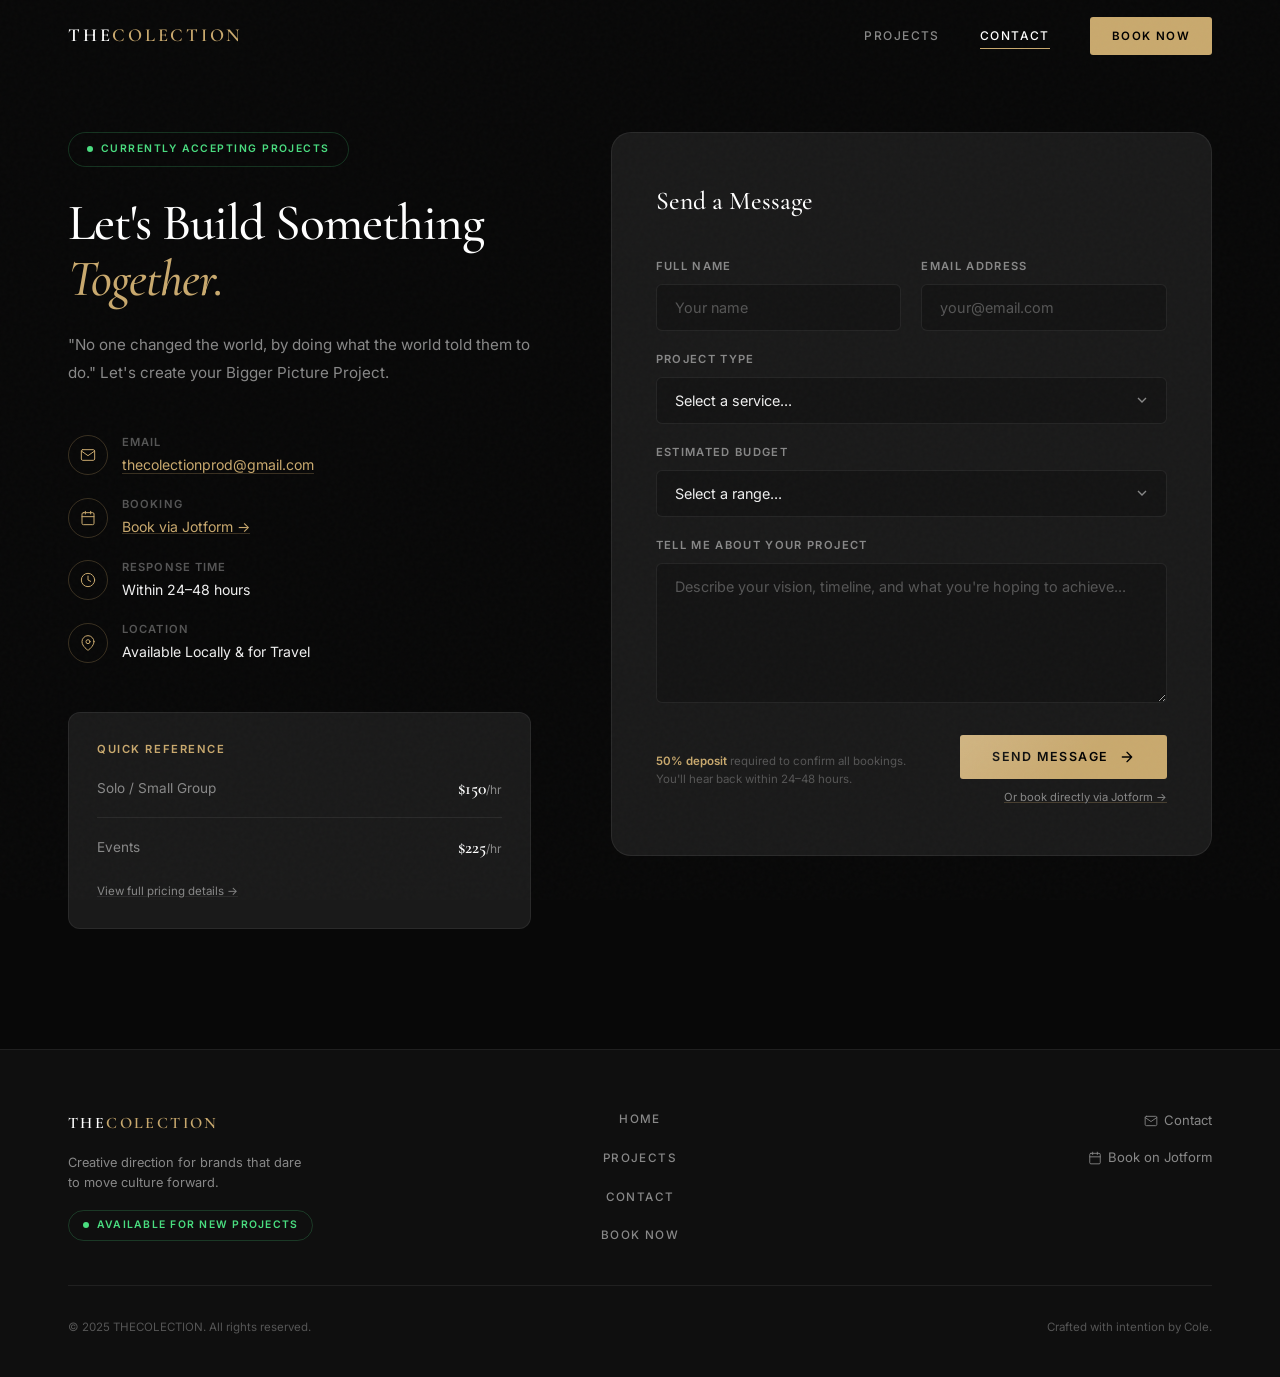
<file: contact.html>
<!DOCTYPE html>
<html lang="en">
<head>
  <meta charset="UTF-8" />
  <meta name="viewport" content="width=device-width, initial-scale=1.0" />
  <title>Contact — THECOLECTION</title>
  <meta name="description" content="Book a session or get in touch with THECOLECTION. Cole is currently accepting new creative projects." />

  <!-- Fonts -->
  <link rel="preconnect" href="https://fonts.googleapis.com" />
  <link rel="preconnect" href="https://fonts.gstatic.com" crossorigin />
  <link href="https://fonts.googleapis.com/css2?family=Cormorant+Garamond:ital,wght@0,300;0,400;0,500;0,600;0,700;1,300;1,400;1,500&family=Inter:wght@300;400;500;600;700&display=swap" rel="stylesheet" />

  <link rel="stylesheet" href="css/style.css" />
</head>
<body>

  <!-- ══════════════════════════════════════════
       NAVIGATION
       ══════════════════════════════════════════ -->
  <nav class="nav" role="navigation" aria-label="Main navigation">
    <div class="container nav-inner">
      <a href="index.html" class="nav-logo">THE<span>COLECTION</span></a>

      <div class="nav-links">
        <a href="projects.html" class="nav-link">Projects</a>
        <a href="contact.html" class="nav-link active">Contact</a>
        <a href="https://form.jotform.com/253236239169058" target="_blank" rel="noopener" class="nav-cta">Book Now</a>
      </div>

      <button class="nav-hamburger" aria-label="Open menu" aria-expanded="false">
        <span></span>
        <span></span>
        <span></span>
      </button>
    </div>
  </nav>

  <!-- Mobile Nav Overlay -->
  <div class="nav-mobile" role="dialog" aria-label="Mobile navigation">
    <a href="projects.html" class="nav-link">Projects</a>
    <a href="contact.html" class="nav-link active">Contact</a>
    <a href="https://form.jotform.com/253236239169058" target="_blank" rel="noopener" class="nav-cta">Book Now</a>
  </div>

  <!-- ══════════════════════════════════════════
       CONTACT PAGE
       ══════════════════════════════════════════ -->
  <main class="contact-page" aria-label="Contact">
    <div class="container">

      <div class="contact-grid">

        <!-- ── LEFT: Brand Statement ── -->
        <div class="contact-left">

          <div class="contact-status reveal">
            <span class="contact-status-dot"></span>
            Currently Accepting Projects
          </div>

          <h1 class="contact-title reveal reveal-delay-1">
            Let's Build Something <em>Together.</em>
          </h1>

          <p class="contact-desc reveal reveal-delay-2">
            "No one changed the world, by doing what the world told them to do." 
            Let's create your Bigger Picture Project.
          </p>

          <div class="contact-info reveal reveal-delay-3">

            <div class="contact-info-item">
              <div class="contact-info-icon" aria-hidden="true">
                <svg viewBox="0 0 24 24" fill="none" stroke-linecap="round" stroke-linejoin="round">
                  <path d="M4 4h16c1.1 0 2 .9 2 2v12c0 1.1-.9 2-2 2H4c-1.1 0-2-.9-2-2V6c0-1.1.9-2 2-2z"/>
                  <polyline points="22,6 12,13 2,6"/>
                </svg>
              </div>
              <div>
                <div class="contact-info-label">Email</div>
                <div class="contact-info-value">
                  <a class="contact-email-link" href="mailto:thecolectionprod@gmail.com">thecolectionprod@gmail.com</a>
                </div>
              </div>
            </div>

            <div class="contact-info-item">
              <div class="contact-info-icon" aria-hidden="true">
                <svg viewBox="0 0 24 24" fill="none" stroke-linecap="round" stroke-linejoin="round">
                  <rect x="3" y="4" width="18" height="18" rx="2" ry="2"/>
                  <line x1="16" y1="2" x2="16" y2="6"/>
                  <line x1="8" y1="2" x2="8" y2="6"/>
                  <line x1="3" y1="10" x2="21" y2="10"/>
                </svg>
              </div>
              <div>
                <div class="contact-info-label">Booking</div>
                <div class="contact-info-value">
                  <a href="https://form.jotform.com/253236239169058" target="_blank" rel="noopener" style="color: var(--gold); text-decoration: underline; text-decoration-color: var(--border-gold);">
                    Book via Jotform →
                  </a>
                </div>
              </div>
            </div>

            <div class="contact-info-item">
              <div class="contact-info-icon" aria-hidden="true">
                <svg viewBox="0 0 24 24" fill="none" stroke-linecap="round" stroke-linejoin="round">
                  <circle cx="12" cy="12" r="10"/>
                  <polyline points="12 6 12 12 16 14"/>
                </svg>
              </div>
              <div>
                <div class="contact-info-label">Response Time</div>
                <div class="contact-info-value">Within 24–48 hours</div>
              </div>
            </div>

            <div class="contact-info-item">
              <div class="contact-info-icon" aria-hidden="true">
                <svg viewBox="0 0 24 24" fill="none" stroke-linecap="round" stroke-linejoin="round">
                  <path d="M21 10c0 7-9 13-9 13S3 17 3 10a9 9 0 0118 0z"/>
                  <circle cx="12" cy="10" r="3"/>
                </svg>
              </div>
              <div>
                <div class="contact-info-label">Location</div>
                <div class="contact-info-value">Available Locally &amp; for Travel</div>
              </div>
            </div>

          </div>

          <!-- Pricing quick-ref -->
          <div class="reveal" style="margin-top: 48px; padding: 28px; background: var(--surface); border: 1px solid var(--border); border-radius: var(--radius); display: flex; flex-direction: column; gap: 16px;">
            <p style="font-size: 0.7rem; font-weight: 600; letter-spacing: 0.14em; text-transform: uppercase; color: var(--gold);">Quick Reference</p>
            <div style="display: flex; justify-content: space-between; align-items: center; padding-bottom: 14px; border-bottom: 1px solid var(--border);">
              <span style="font-size: 0.85rem; color: var(--text-muted);">Solo / Small Group</span>
              <span style="font-family: var(--font-display); font-size: 1.1rem; color: var(--white); font-weight: 600;">$150<span style="font-size: 0.75rem; color: var(--text-muted); font-family: var(--font-body); font-weight: 400;">/hr</span></span>
            </div>
            <div style="display: flex; justify-content: space-between; align-items: center;">
              <span style="font-size: 0.85rem; color: var(--text-muted);">Events</span>
              <span style="font-family: var(--font-display); font-size: 1.1rem; color: var(--white); font-weight: 600;">$225<span style="font-size: 0.75rem; color: var(--text-muted); font-family: var(--font-body); font-weight: 400;">/hr</span></span>
            </div>
            <a href="index.html#pricing" style="font-size: 0.72rem; color: var(--text-muted); text-decoration: underline; text-decoration-color: var(--border); margin-top: 4px;">
              View full pricing details →
            </a>
          </div>

        </div>

        <!-- ── RIGHT: Contact Form ── -->
        <div class="contact-form-wrap reveal reveal-delay-1">

          <h2 class="form-title">Send a Message</h2>

          <form id="contact-form" novalidate>

            <div class="form-grid">
              <div class="form-group">
                <label class="form-label" for="name">Full Name</label>
                <input
                  type="text"
                  id="name"
                  name="name"
                  class="form-input"
                  placeholder="Your name"
                  required
                  autocomplete="name"
                />
              </div>

              <div class="form-group">
                <label class="form-label" for="email">Email Address</label>
                <input
                  type="email"
                  id="email"
                  name="email"
                  class="form-input"
                  placeholder="your@email.com"
                  required
                  autocomplete="email"
                />
              </div>

              <div class="form-group full">
                <label class="form-label" for="project-type">Project Type</label>
                <select id="project-type" name="project_type" class="form-select" required>
                  <option value="" disabled selected>Select a service...</option>
                  <option value="branding">Branding / Brand Identity</option>
                  <option value="uiux">Creative Director</option>
                  <option value="photography">Photography Session</option>
                  <option value="videography">Videography</option>
                  <option value="event">Event Coverage</option>
                  <option value="graphics">Film Director</option>
                  <option value="other">Other / Not Sure Yet</option>
                </select>
              </div>

              <div class="form-group full">
                <label class="form-label" for="budget">Estimated Budget</label>
                <select id="budget" name="budget" class="form-select">
                  <option value="" disabled selected>Select a range...</option>
                  <option value="under-500">Under $500</option>
                  <option value="500-1000">$500 – $1,000</option>
                  <option value="1000-2500">$1,000 – $2,500</option>
                  <option value="2500-5000">$2,500 – $5,000</option>
                  <option value="5000+">$5,000+</option>
                  <option value="discuss">Prefer to Discuss</option>
                </select>
              </div>

              <div class="form-group full">
                <label class="form-label" for="message">Tell Me About Your Project</label>
                <textarea
                  id="message"
                  name="message"
                  class="form-textarea"
                  placeholder="Describe your vision, timeline, and what you're hoping to achieve..."
                  required
                ></textarea>
              </div>
            </div>

            <div class="form-submit">
              <p class="form-note">
                <strong>50% deposit</strong> required to confirm all bookings. You'll hear back within 24–48 hours.
              </p>
              <div class="form-actions">
                <button type="submit" class="btn btn-primary">
                  Send Message
                  <svg class="arrow" width="16" height="16" viewBox="0 0 24 24" fill="none" stroke="currentColor" stroke-width="2" stroke-linecap="round" stroke-linejoin="round">
                    <path d="M5 12h14M12 5l7 7-7 7"/>
                  </svg>
                </button>
                <a href="https://form.jotform.com/253236239169058" target="_blank" rel="noopener" class="form-book-link">
                  Or book directly via Jotform →
                </a>
              </div>
            </div>

          </form>

        </div>

      </div>

    </div>
  </main>

  <!-- ══════════════════════════════════════════
       FOOTER
       ══════════════════════════════════════════ -->
  <footer class="footer" role="contentinfo">
    <div class="container">

      <div class="footer-inner">
        <div class="footer-brand">
          <a href="index.html" class="nav-logo">THE<span>COLECTION</span></a>
          <p class="footer-tagline">Creative direction for brands that dare to move culture forward.</p>
          <div class="footer-status">
            <span class="footer-status-dot"></span>
            Available for New Projects
          </div>
        </div>

        <nav class="footer-nav" aria-label="Footer navigation">
          <a href="index.html" class="footer-nav-link">Home</a>
          <a href="projects.html" class="footer-nav-link">Projects</a>
          <a href="contact.html" class="footer-nav-link">Contact</a>
          <a href="https://form.jotform.com/253236239169058" target="_blank" rel="noopener" class="footer-nav-link">Book Now</a>
        </nav>

        <div class="footer-right">
          <a href="contact.html" class="footer-contact-link">
            <svg width="14" height="14" viewBox="0 0 24 24" fill="none" stroke="currentColor" stroke-width="1.5" stroke-linecap="round" stroke-linejoin="round">
              <path d="M4 4h16c1.1 0 2 .9 2 2v12c0 1.1-.9 2-2 2H4c-1.1 0-2-.9-2-2V6c0-1.1.9-2 2-2z"/><polyline points="22,6 12,13 2,6"/>
            </svg>
            Contact
          </a>
          <a href="https://form.jotform.com/253236239169058" target="_blank" rel="noopener" class="footer-contact-link">
            <svg width="14" height="14" viewBox="0 0 24 24" fill="none" stroke="currentColor" stroke-width="1.5" stroke-linecap="round" stroke-linejoin="round">
              <rect x="3" y="4" width="18" height="18" rx="2" ry="2"/><line x1="16" y1="2" x2="16" y2="6"/><line x1="8" y1="2" x2="8" y2="6"/><line x1="3" y1="10" x2="21" y2="10"/>
            </svg>
            Book on Jotform
          </a>
        </div>
      </div>

      <div class="footer-bottom">
        <p class="footer-copy">&copy; 2025 THECOLECTION. All rights reserved.</p>
        <p class="footer-made">Crafted with intention by Cole.</p>
      </div>

    </div>
  </footer>

  <script src="js/main.js"></script>
</body>
</html>
</file>
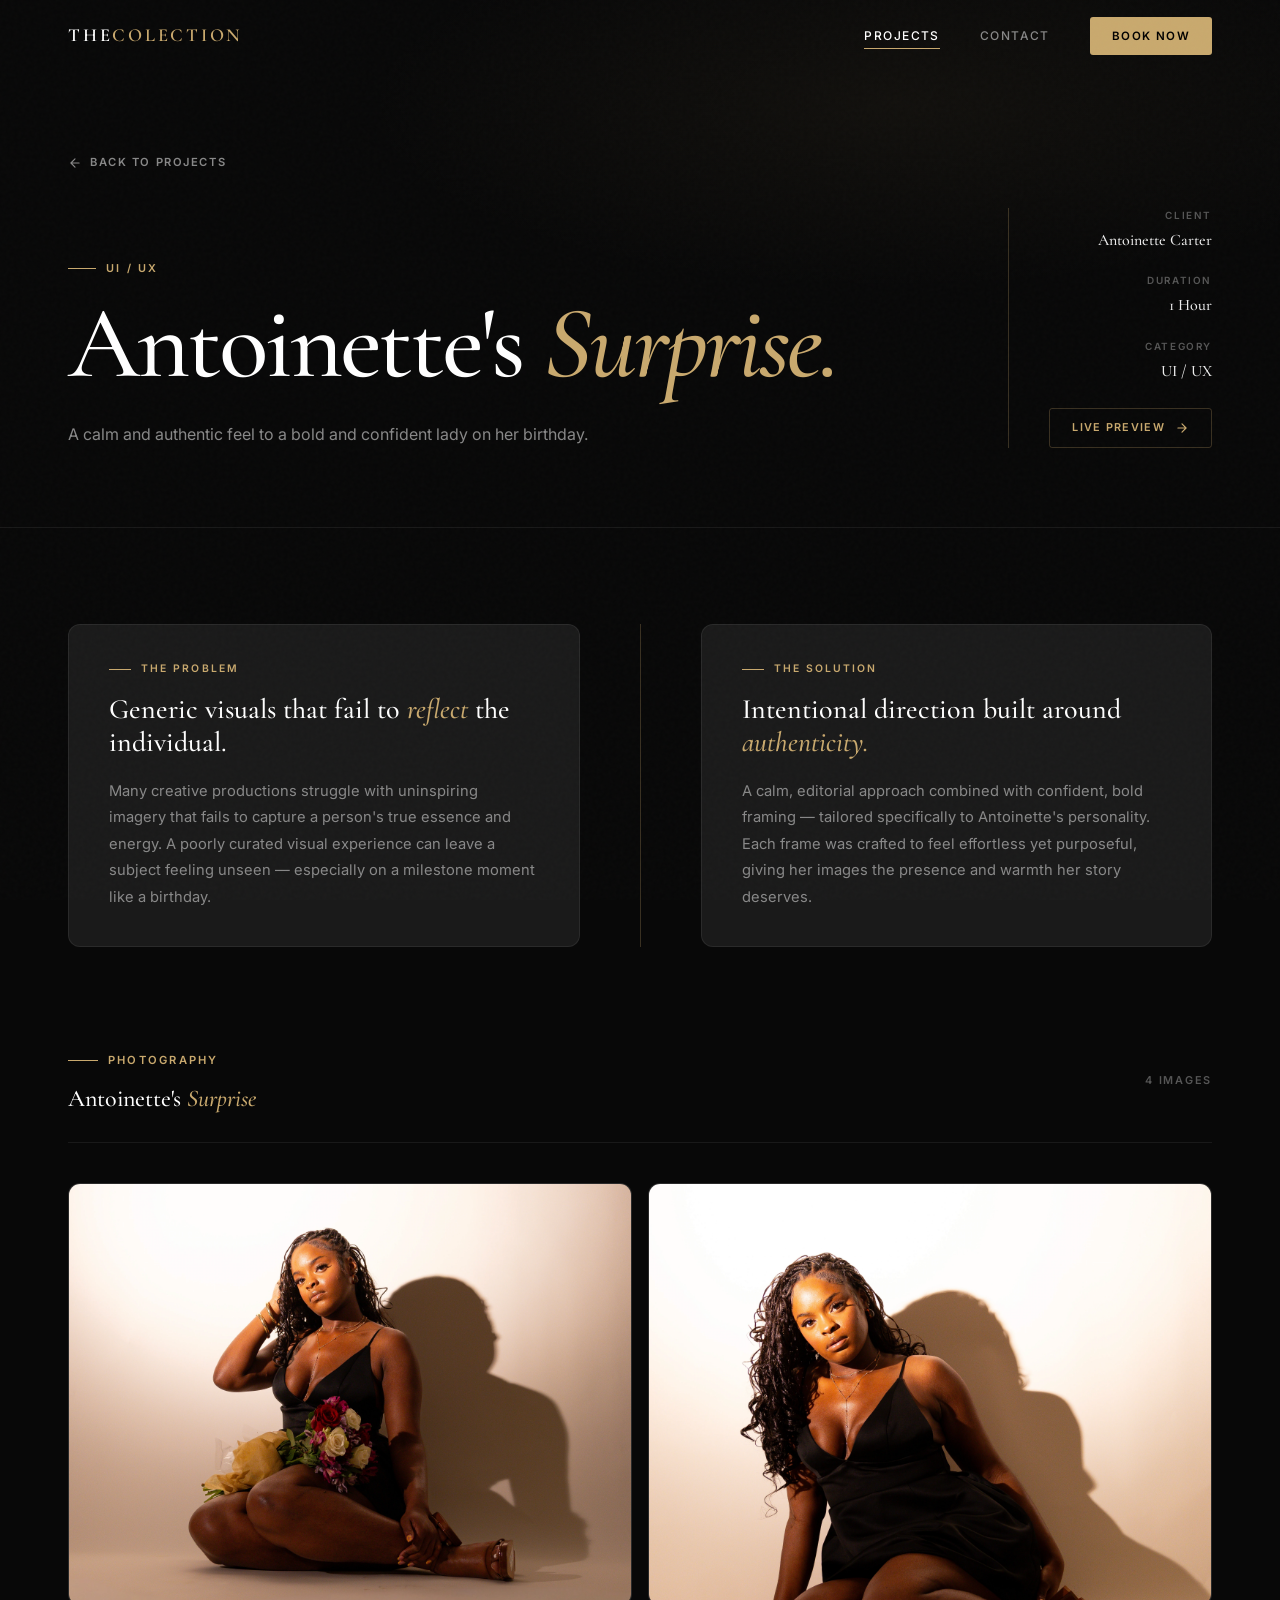
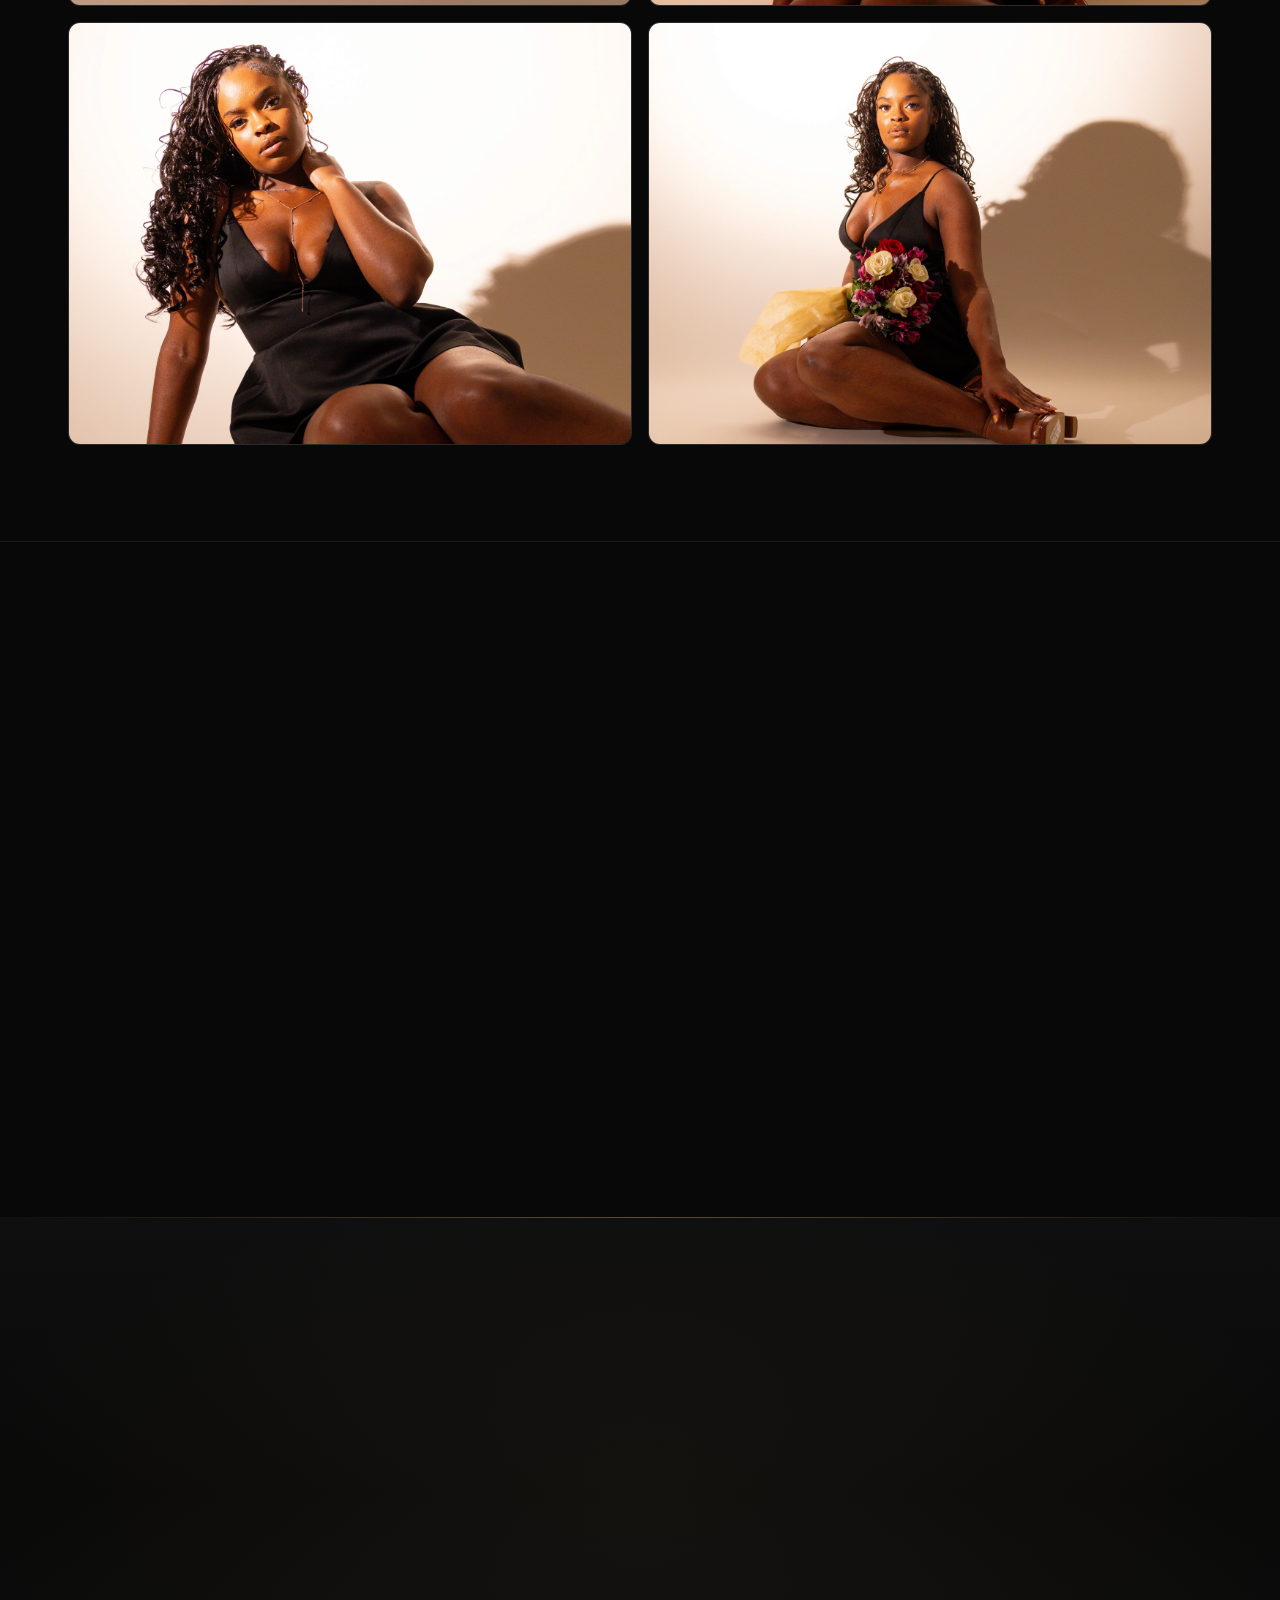
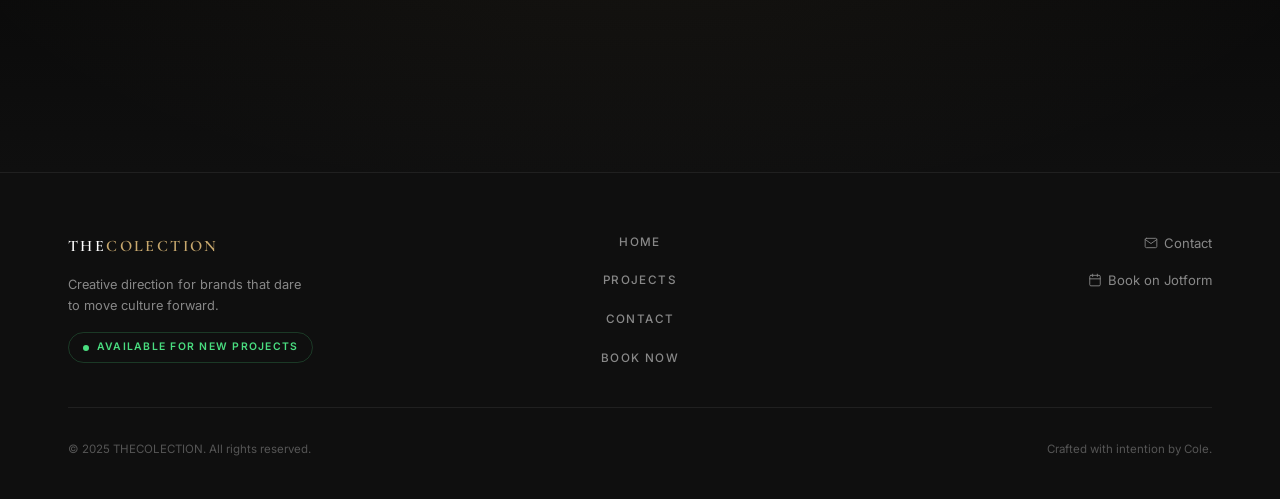
<file: creativedirection.html>
<!DOCTYPE html>
<html lang="en">
<head>
  <meta charset="UTF-8" />
  <meta name="viewport" content="width=device-width, initial-scale=1.0" />
  <title>Antoinette's Surprise — THECOLECTION</title>
  <meta name="description" content="A calm and authentic feel to a bold and confident lady on her birthday. UI/UX project by THECOLECTION." />

  <!-- Fonts -->
  <link rel="preconnect" href="https://fonts.googleapis.com" />
  <link rel="preconnect" href="https://fonts.gstatic.com" crossorigin />
  <link href="https://fonts.googleapis.com/css2?family=Cormorant+Garamond:ital,wght@0,300;0,400;0,500;0,600;0,700;1,300;1,400;1,500&family=Inter:wght@300;400;500;600;700&display=swap" rel="stylesheet" />

  <link rel="stylesheet" href="css/style.css" />
</head>
<body>

  <!-- ══════════════════════════════════════════
       NAVIGATION
       ══════════════════════════════════════════ -->
  <nav class="nav" role="navigation" aria-label="Main navigation">
    <div class="container nav-inner">
      <a href="index.html" class="nav-logo">THE<span>COLECTION</span></a>

      <div class="nav-links">
        <a href="projects.html" class="nav-link active">Projects</a>
        <a href="contact.html" class="nav-link">Contact</a>
        <a href="https://form.jotform.com/253236239169058" target="_blank" rel="noopener" class="nav-cta">Book Now</a>
      </div>

      <button class="nav-hamburger" aria-label="Open menu" aria-expanded="false">
        <span></span>
        <span></span>
        <span></span>
      </button>
    </div>
  </nav>

  <!-- Mobile Nav Overlay -->
  <div class="nav-mobile" role="dialog" aria-label="Mobile navigation">
    <a href="projects.html" class="nav-link active">Projects</a>
    <a href="contact.html" class="nav-link">Contact</a>
    <a href="https://form.jotform.com/253236239169058" target="_blank" rel="noopener" class="nav-cta">Book Now</a>
  </div>

  <!-- ══════════════════════════════════════════
       PROJECT HERO
       ══════════════════════════════════════════ -->
  <header class="project-detail-hero" aria-label="Project overview">
    <div class="container">

      <a href="projects.html" class="project-detail-back reveal">
        <svg width="14" height="14" viewBox="0 0 24 24" fill="none" stroke="currentColor" stroke-width="2" stroke-linecap="round" stroke-linejoin="round" aria-hidden="true">
          <path d="M19 12H5M12 19l-7-7 7-7"/>
        </svg>
        Back to Projects
      </a>

      <div class="project-detail-hero-inner">

        <!-- Left: Title & tagline -->
        <div>
          <div class="project-detail-eyebrow reveal reveal-delay-1">UI / UX</div>
          <h1 class="project-detail-title reveal reveal-delay-2">
            Antoinette's <em>Surprise.</em>
          </h1>
          <p class="project-detail-tagline reveal reveal-delay-3">
            A calm and authentic feel to a bold and confident lady on her birthday.
          </p>
        </div>

        <!-- Right: Metadata -->
        <aside class="project-detail-meta reveal reveal-delay-2" aria-label="Project details">
          <div class="project-detail-meta-item">
            <div class="project-detail-meta-label">Client</div>
            <div class="project-detail-meta-value">Antoinette Carter</div>
          </div>
          <div class="project-detail-meta-item">
            <div class="project-detail-meta-label">Duration</div>
            <div class="project-detail-meta-value">1 Hour</div>
          </div>
          <div class="project-detail-meta-item">
            <div class="project-detail-meta-label">Category</div>
            <div class="project-detail-meta-value">UI / UX</div>
          </div>
          <div class="project-detail-meta-item" style="margin-top: 4px;">
            <a
              href="https://www.instagram.com/p/DVZ3dBfDpej/?img_index=1"
              target="_blank"
              rel="noopener"
              class="btn btn-ghost"
              style="font-size: 0.68rem; padding: 10px 22px;"
            >
              Live Preview
              <svg class="arrow" width="14" height="14" viewBox="0 0 24 24" fill="none" stroke="currentColor" stroke-width="2" stroke-linecap="round" stroke-linejoin="round" aria-hidden="true">
                <path d="M5 12h14M12 5l7 7-7 7"/>
              </svg>
            </a>
          </div>
        </aside>

      </div>
    </div>
  </header>

  <!-- ══════════════════════════════════════════
       PROBLEM & SOLUTION
       ══════════════════════════════════════════ -->
  <section class="project-detail-body" aria-label="Project narrative">
    <div class="container">

      <div class="project-detail-columns">

        <!-- The Problem -->
        <div class="project-detail-column reveal">
          <div class="project-detail-col-label">The Problem</div>
          <h2 class="project-detail-col-heading">
            Generic visuals that fail to <em style="font-style:italic; color:var(--gold);">reflect</em> the individual.
          </h2>
          <p class="project-detail-col-body">
            Many creative productions struggle with uninspiring imagery that fails to capture a person's true essence and energy. A poorly curated visual experience can leave a subject feeling unseen — especially on a milestone moment like a birthday.
          </p>
        </div>

        <!-- Divider -->
        <div class="project-detail-divider" aria-hidden="true"></div>

        <!-- The Solution -->
        <div class="project-detail-column reveal reveal-delay-1">
          <div class="project-detail-col-label">The Solution</div>
          <h2 class="project-detail-col-heading">
            Intentional direction built around <em style="font-style:italic; color:var(--gold);">authenticity.</em>
          </h2>
          <p class="project-detail-col-body">
            A calm, editorial approach combined with confident, bold framing — tailored specifically to Antoinette's personality. Each frame was crafted to feel effortless yet purposeful, giving her images the presence and warmth her story deserves.
          </p>
        </div>

      </div>

    </div>
  </section>

  <!-- ══════════════════════════════════════════
       IMAGE GALLERY — Antoinette's Surprise
       ══════════════════════════════════════════ -->
  <section class="project-gallery-section" aria-label="Antoinette's Surprise photo gallery">
    <div class="container">

      <div class="project-gallery-header reveal">
        <div>
          <div class="section-label" style="margin-bottom: 10px;">Photography</div>
          <h2 class="project-gallery-title">Antoinette's <em style="font-style:italic; color:var(--gold);">Surprise</em></h2>
        </div>
        <span class="project-gallery-count">4 Images</span>
      </div>

      <div class="project-gallery-grid">
        <div class="project-gallery-item reveal">
          <img
            src="images/Antoinette1.jpg.webp.jpg.webp"
            alt="Antoinette Carter — portrait one"
            loading="lazy"
          />
        </div>
        <div class="project-gallery-item reveal reveal-delay-1">
          <img
            src="images/Antoinette2.jpg.webp"
            alt="Antoinette Carter — portrait two"
            loading="lazy"
          />
        </div>
        <div class="project-gallery-item reveal reveal-delay-2">
          <img
            src="images/Antoinette3.jpg.webp"
            alt="Antoinette Carter — portrait three"
            loading="lazy"
          />
        </div>
        <div class="project-gallery-item reveal reveal-delay-3">
          <img
            src="images/Antoinette4.jpg.webp"
            alt="Antoinette Carter — portrait four"
            loading="lazy"
          />
        </div>
      </div>

    </div>
  </section>

  <!-- ══════════════════════════════════════════
       MORE PROJECTS
       ══════════════════════════════════════════ -->
  <section class="project-more-section" aria-label="More projects">
    <div class="container">
      <div class="project-more-inner">

        <div class="project-more-header reveal">
          <div class="project-more-label">More Projects</div>
          <a href="projects.html" class="projects-view-all">
            View All
            <svg viewBox="0 0 24 24" fill="none" stroke-width="2" stroke-linecap="round" stroke-linejoin="round" aria-hidden="true">
              <path d="M5 12h14M12 5l7 7-7 7"/>
            </svg>
          </a>
        </div>

        <div class="project-more-grid">

          <!-- J. Cole // Branding -->
          <a
            href="eventshootings.html"
            class="project-card project-card-full reveal"
            aria-label="J. Cole Branding project"
          >
            <div class="project-visual">
              <div class="gradient-placeholder gp-1" style="height:320px;"></div>
              <div class="project-overlay">
                <div class="project-overlay-btn">
                  View Project
                  <svg width="14" height="14" viewBox="0 0 24 24" fill="none" stroke="currentColor" stroke-width="2.5" stroke-linecap="round" stroke-linejoin="round" aria-hidden="true">
                    <path d="M5 12h14M12 5l7 7-7 7"/>
                  </svg>
                </div>
              </div>
            </div>
            <div class="project-info">
              <div class="project-meta">
                <div class="project-category">Branding</div>
                <div class="project-title">J. Cole // Brand Identity</div>
              </div>
              <div class="project-arrow">
                <svg viewBox="0 0 24 24" fill="none" stroke-width="2" stroke-linecap="round" stroke-linejoin="round" aria-hidden="true">
                  <path d="M5 12h14M12 5l7 7-7 7"/>
                </svg>
              </div>
            </div>
          </a>

          <!-- Real Paper Chasers // Branding -->
          <a
            href="brandingshoots-guides.html"
            class="project-card project-card-full reveal reveal-delay-1"
            aria-label="Real Paper Chasers Branding project"
          >
            <div class="project-visual">
              <div class="gradient-placeholder gp-5" style="height:320px;"></div>
              <div class="project-overlay">
                <div class="project-overlay-btn">
                  View Project
                  <svg width="14" height="14" viewBox="0 0 24 24" fill="none" stroke="currentColor" stroke-width="2.5" stroke-linecap="round" stroke-linejoin="round" aria-hidden="true">
                    <path d="M5 12h14M12 5l7 7-7 7"/>
                  </svg>
                </div>
              </div>
            </div>
            <div class="project-info">
              <div class="project-meta">
                <div class="project-category">Branding</div>
                <div class="project-title">Real Paper Chasers</div>
              </div>
              <div class="project-arrow">
                <svg viewBox="0 0 24 24" fill="none" stroke-width="2" stroke-linecap="round" stroke-linejoin="round" aria-hidden="true">
                  <path d="M5 12h14M12 5l7 7-7 7"/>
                </svg>
              </div>
            </div>
          </a>

        </div>
      </div>
    </div>
  </section>

  <!-- ══════════════════════════════════════════
       CTA BANNER
       ══════════════════════════════════════════ -->
  <section class="cta-banner" aria-label="Call to action">
    <div class="cta-banner-line"></div>
    <div class="container">
      <div class="cta-banner-inner">
        <div class="cta-banner-eyebrow reveal">Start a Project</div>
        <h2 class="cta-banner-title reveal reveal-delay-1">
          Your Story Deserves to <em>Stand Out.</em>
        </h2>
        <p class="cta-banner-sub reveal reveal-delay-2">
          Ready to create something that moves people? Let's build something worth remembering.
        </p>
        <div class="cta-banner-actions reveal reveal-delay-3">
          <a href="https://form.jotform.com/253236239169058" target="_blank" rel="noopener" class="btn btn-primary">
            Book a Session
            <svg class="arrow" width="16" height="16" viewBox="0 0 24 24" fill="none" stroke="currentColor" stroke-width="2" stroke-linecap="round" stroke-linejoin="round" aria-hidden="true">
              <path d="M5 12h14M12 5l7 7-7 7"/>
            </svg>
          </a>
          <a href="contact.html" class="btn btn-outline">Get in Touch</a>
        </div>
      </div>
    </div>
  </section>

  <!-- ══════════════════════════════════════════
       FOOTER
       ══════════════════════════════════════════ -->
  <footer class="footer" role="contentinfo">
    <div class="container">

      <div class="footer-inner">
        <div class="footer-brand">
          <a href="index.html" class="nav-logo">THE<span>COLECTION</span></a>
          <p class="footer-tagline">Creative direction for brands that dare to move culture forward.</p>
          <div class="footer-status">
            <span class="footer-status-dot"></span>
            Available for New Projects
          </div>
        </div>

        <nav class="footer-nav" aria-label="Footer navigation">
          <a href="index.html" class="footer-nav-link">Home</a>
          <a href="projects.html" class="footer-nav-link">Projects</a>
          <a href="contact.html" class="footer-nav-link">Contact</a>
          <a href="https://form.jotform.com/253236239169058" target="_blank" rel="noopener" class="footer-nav-link">Book Now</a>
        </nav>

        <div class="footer-right">
          <a href="contact.html" class="footer-contact-link">
            <svg width="14" height="14" viewBox="0 0 24 24" fill="none" stroke="currentColor" stroke-width="1.5" stroke-linecap="round" stroke-linejoin="round" aria-hidden="true">
              <path d="M4 4h16c1.1 0 2 .9 2 2v12c0 1.1-.9 2-2 2H4c-1.1 0-2-.9-2-2V6c0-1.1.9-2 2-2z"/><polyline points="22,6 12,13 2,6"/>
            </svg>
            Contact
          </a>
          <a href="https://form.jotform.com/253236239169058" target="_blank" rel="noopener" class="footer-contact-link">
            <svg width="14" height="14" viewBox="0 0 24 24" fill="none" stroke="currentColor" stroke-width="1.5" stroke-linecap="round" stroke-linejoin="round" aria-hidden="true">
              <rect x="3" y="4" width="18" height="18" rx="2" ry="2"/><line x1="16" y1="2" x2="16" y2="6"/><line x1="8" y1="2" x2="8" y2="6"/><line x1="3" y1="10" x2="21" y2="10"/>
            </svg>
            Book on Jotform
          </a>
        </div>
      </div>

      <div class="footer-bottom">
        <p class="footer-copy">&copy; 2025 THECOLECTION. All rights reserved.</p>
        <p class="footer-made">Crafted with intention by Cole.</p>
      </div>

    </div>
  </footer>

  <script src="js/main.js"></script>
</body>
</html>
</file>
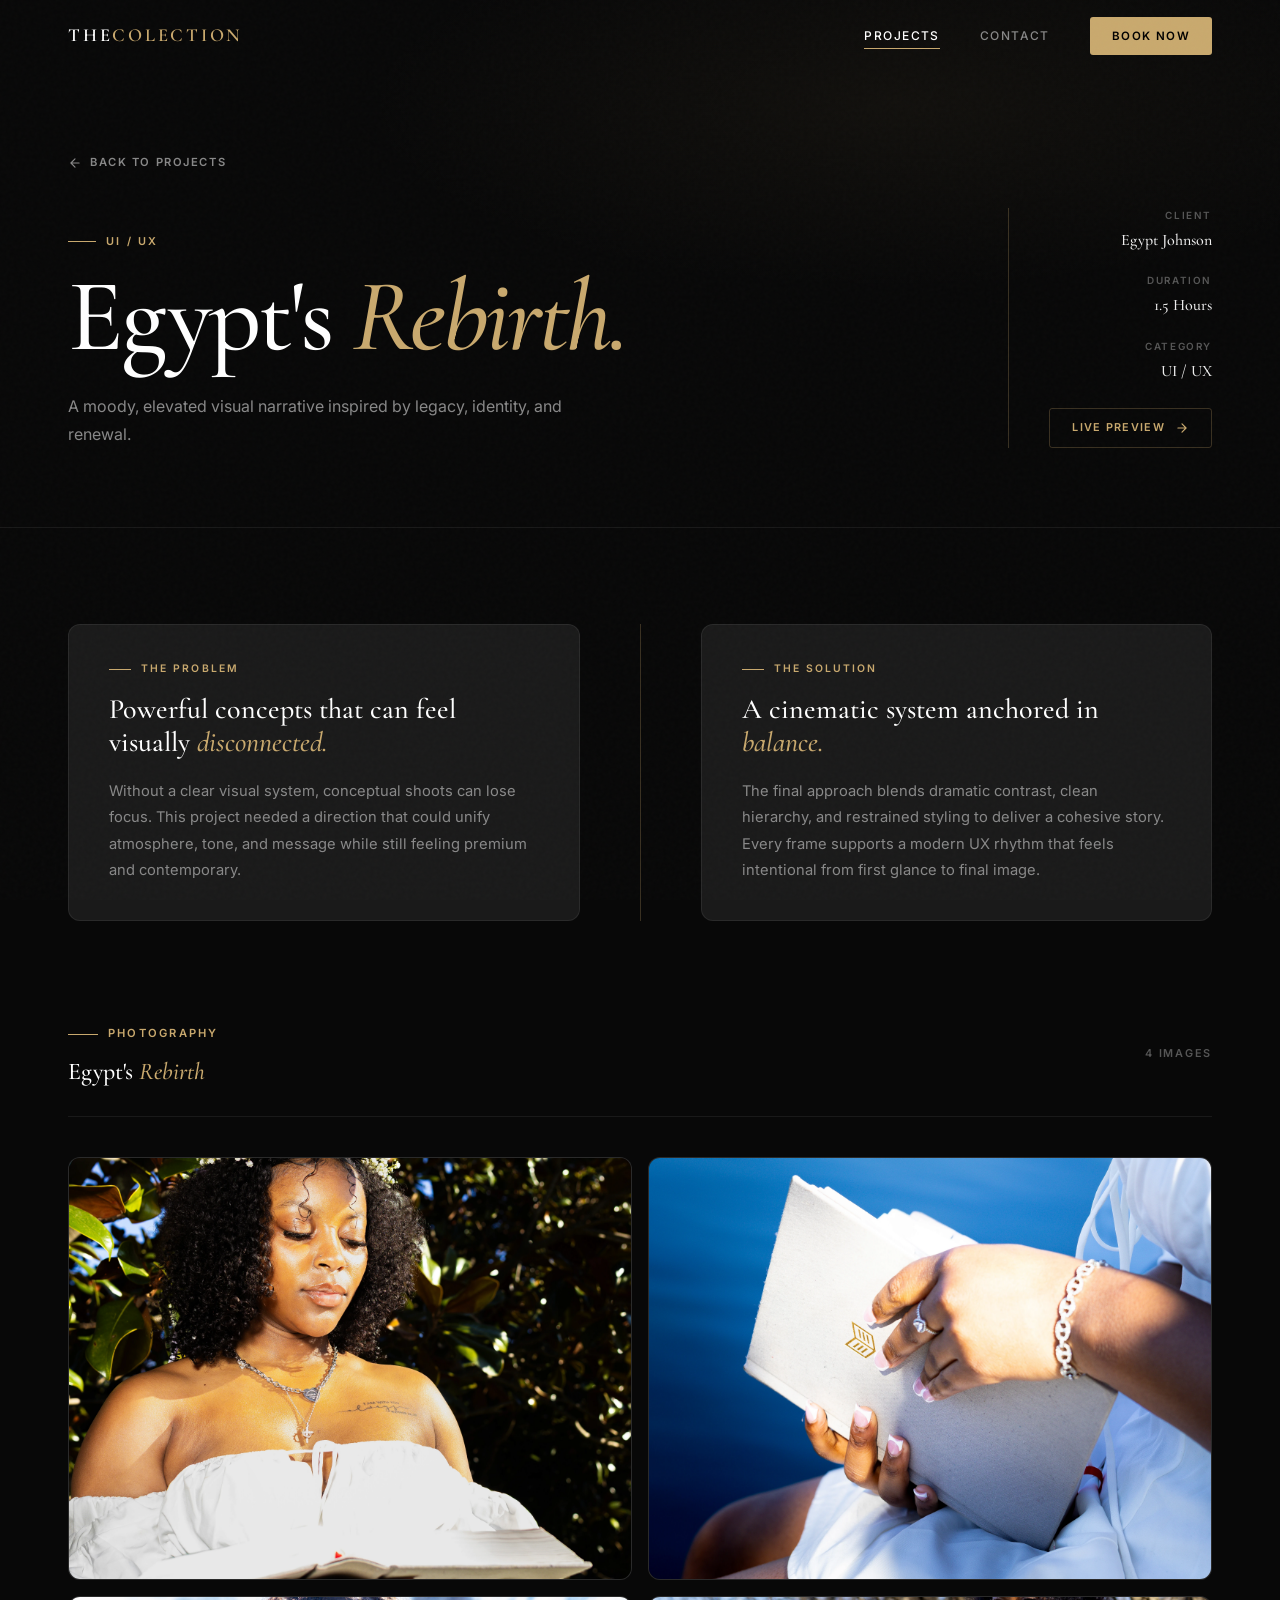
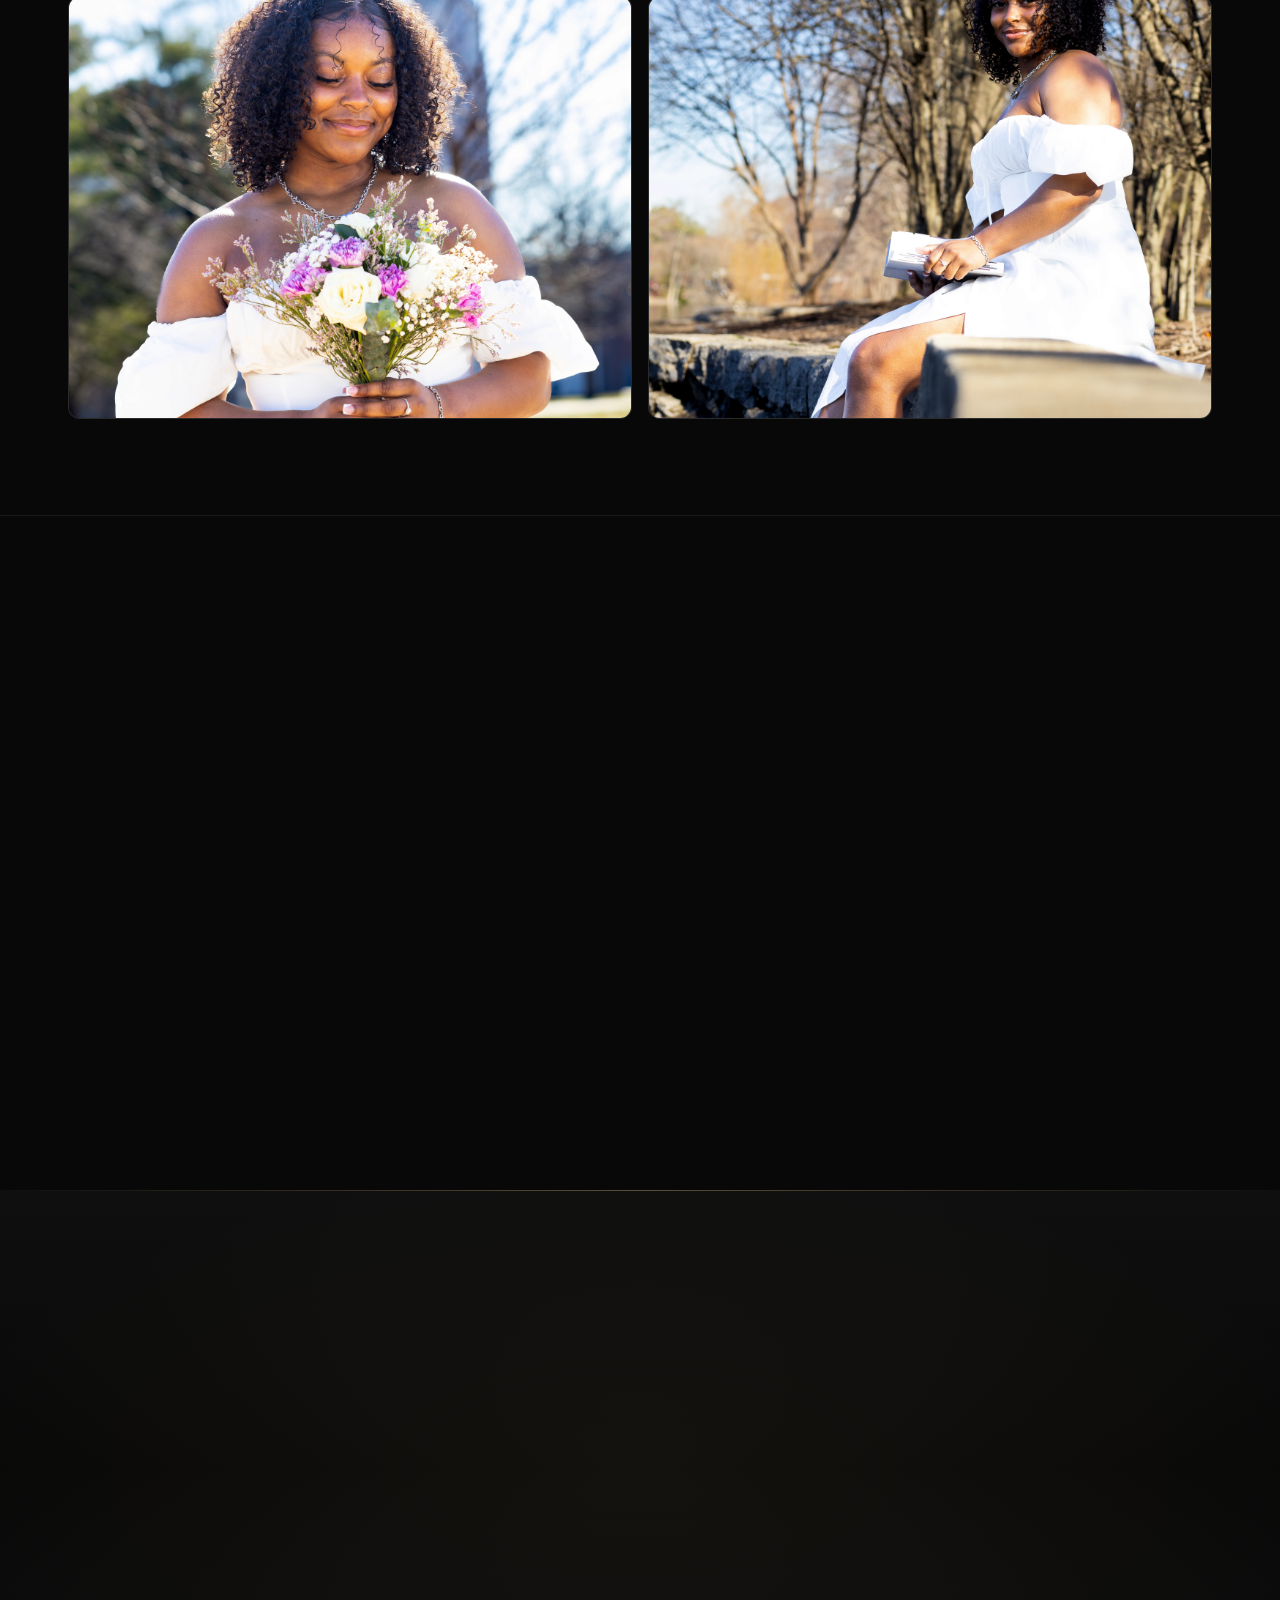
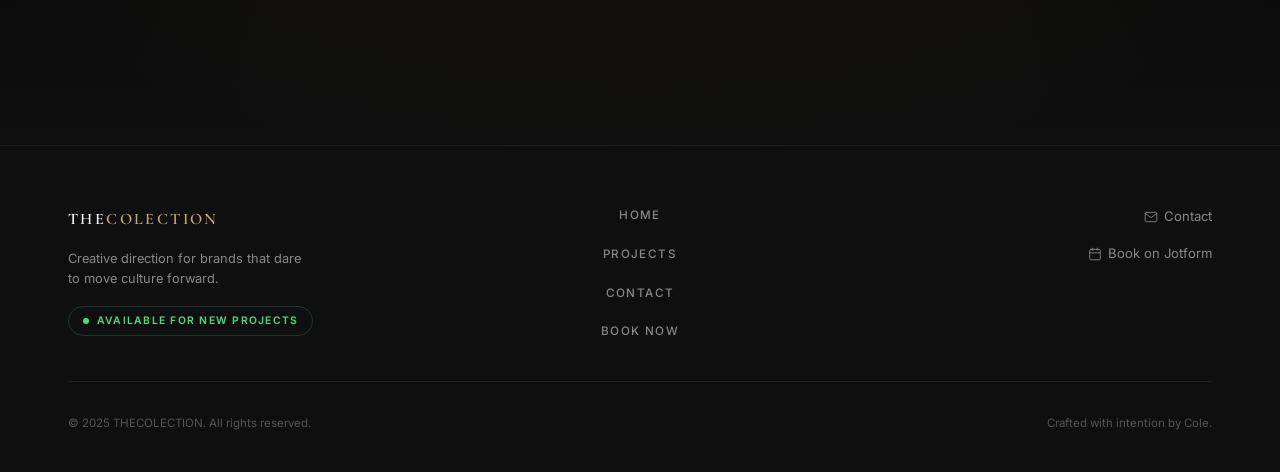
<file: egypt.html>
<!DOCTYPE html>
<html lang="en">
<head>
  <meta charset="UTF-8" />
  <meta name="viewport" content="width=device-width, initial-scale=1.0" />
  <title>Egypt's Rebirth — THECOLECTION</title>
  <meta name="description" content="Egypt's Rebirth is a cinematic UI/UX visual project focused on depth, texture, and modern storytelling." />
  <link rel="preconnect" href="https://fonts.googleapis.com" />
  <link rel="preconnect" href="https://fonts.gstatic.com" crossorigin />
  <link href="https://fonts.googleapis.com/css2?family=Cormorant+Garamond:ital,wght@0,300;0,400;0,500;0,600;0,700;1,300;1,400;1,500&family=Inter:wght@300;400;500;600;700&display=swap" rel="stylesheet" />
  <link rel="stylesheet" href="css/style.css" />
</head>
<body>
  <nav class="nav" role="navigation" aria-label="Main navigation"><div class="container nav-inner"><a href="index.html" class="nav-logo">THE<span>COLECTION</span></a><div class="nav-links"><a href="projects.html" class="nav-link active">Projects</a><a href="contact.html" class="nav-link">Contact</a><a href="https://form.jotform.com/253236239169058" target="_blank" rel="noopener" class="nav-cta">Book Now</a></div><button class="nav-hamburger" aria-label="Open menu" aria-expanded="false"><span></span><span></span><span></span></button></div></nav>
  <div class="nav-mobile" role="dialog" aria-label="Mobile navigation"><a href="projects.html" class="nav-link active">Projects</a><a href="contact.html" class="nav-link">Contact</a><a href="https://form.jotform.com/253236239169058" target="_blank" rel="noopener" class="nav-cta">Book Now</a></div>

  <header class="project-detail-hero" aria-label="Project overview">
    <div class="container">
      <a href="projects.html" class="project-detail-back reveal"><svg width="14" height="14" viewBox="0 0 24 24" fill="none" stroke="currentColor" stroke-width="2" stroke-linecap="round" stroke-linejoin="round" aria-hidden="true"><path d="M19 12H5M12 19l-7-7 7-7"/></svg>Back to Projects</a>
      <div class="project-detail-hero-inner">
        <div>
          <div class="project-detail-eyebrow reveal reveal-delay-1">UI / UX</div>
          <h1 class="project-detail-title reveal reveal-delay-2">Egypt's <em>Rebirth.</em></h1>
          <p class="project-detail-tagline reveal reveal-delay-3">A moody, elevated visual narrative inspired by legacy, identity, and renewal.</p>
        </div>
        <aside class="project-detail-meta reveal reveal-delay-2" aria-label="Project details">
          <div class="project-detail-meta-item"><div class="project-detail-meta-label">Client</div><div class="project-detail-meta-value">Egypt Johnson</div></div>
          <div class="project-detail-meta-item"><div class="project-detail-meta-label">Duration</div><div class="project-detail-meta-value">1.5 Hours</div></div>
          <div class="project-detail-meta-item"><div class="project-detail-meta-label">Category</div><div class="project-detail-meta-value">UI / UX</div></div>
          <div class="project-detail-meta-item" style="margin-top: 4px;"><a href="egypt.html" class="btn btn-ghost" style="font-size: 0.68rem; padding: 10px 22px;">Live Preview<svg class="arrow" width="14" height="14" viewBox="0 0 24 24" fill="none" stroke="currentColor" stroke-width="2" stroke-linecap="round" stroke-linejoin="round" aria-hidden="true"><path d="M5 12h14M12 5l7 7-7 7"/></svg></a></div>
        </aside>
      </div>
    </div>
  </header>

  <section class="project-detail-body" aria-label="Project narrative"><div class="container"><div class="project-detail-columns"><div class="project-detail-column reveal"><div class="project-detail-col-label">The Problem</div><h2 class="project-detail-col-heading">Powerful concepts that can feel visually <em style="font-style:italic; color:var(--gold);">disconnected.</em></h2><p class="project-detail-col-body">Without a clear visual system, conceptual shoots can lose focus. This project needed a direction that could unify atmosphere, tone, and message while still feeling premium and contemporary.</p></div><div class="project-detail-divider" aria-hidden="true"></div><div class="project-detail-column reveal reveal-delay-1"><div class="project-detail-col-label">The Solution</div><h2 class="project-detail-col-heading">A cinematic system anchored in <em style="font-style:italic; color:var(--gold);">balance.</em></h2><p class="project-detail-col-body">The final approach blends dramatic contrast, clean hierarchy, and restrained styling to deliver a cohesive story. Every frame supports a modern UX rhythm that feels intentional from first glance to final image.</p></div></div></div></section>

  <section class="project-gallery-section" aria-label="Egypt's Rebirth photo gallery"><div class="container"><div class="project-gallery-header reveal"><div><div class="section-label" style="margin-bottom: 10px;">Photography</div><h2 class="project-gallery-title">Egypt's <em style="font-style:italic; color:var(--gold);">Rebirth</em></h2></div><span class="project-gallery-count">4 Images</span></div><div class="project-gallery-grid"><div class="project-gallery-item reveal"><img src="images/egypt1.jpg.webp" alt="Egypt's Rebirth visual one" loading="lazy" /></div><div class="project-gallery-item reveal reveal-delay-1"><img src="images/egypt2.jpg.webp" alt="Egypt's Rebirth visual two" loading="lazy" /></div><div class="project-gallery-item reveal reveal-delay-2"><img src="images/egypt3.jpg.webp" alt="Egypt's Rebirth visual three" loading="lazy" /></div><div class="project-gallery-item reveal reveal-delay-3"><img src="images/egypt4.jpg.webp" alt="Egypt's Rebirth visual four" loading="lazy" /></div></div></div></section>

  <section class="project-more-section" aria-label="More projects"><div class="container"><div class="project-more-inner"><div class="project-more-header reveal"><div class="project-more-label">More Projects</div><a href="projects.html" class="projects-view-all">View All<svg viewBox="0 0 24 24" fill="none" stroke-width="2" stroke-linecap="round" stroke-linejoin="round" aria-hidden="true"><path d="M5 12h14M12 5l7 7-7 7"/></svg></a></div><div class="project-more-grid"><a href="jcole.html" class="project-card project-card-full reveal" aria-label="J. Cole Branding project"><div class="project-visual"><div class="gradient-placeholder gp-1" style="height:320px;"></div><div class="project-overlay"><div class="project-overlay-btn">View Project<svg width="14" height="14" viewBox="0 0 24 24" fill="none" stroke="currentColor" stroke-width="2.5" stroke-linecap="round" stroke-linejoin="round" aria-hidden="true"><path d="M5 12h14M12 5l7 7-7 7"/></svg></div></div></div><div class="project-info"><div class="project-meta"><div class="project-category">Branding</div><div class="project-title">J. Cole // Brand Identity</div></div><div class="project-arrow"><svg viewBox="0 0 24 24" fill="none" stroke-width="2" stroke-linecap="round" stroke-linejoin="round" aria-hidden="true"><path d="M5 12h14M12 5l7 7-7 7"/></svg></div></div></a><a href="paperchasers.html" class="project-card project-card-full reveal reveal-delay-1" aria-label="Real Paper Chasers Branding project"><div class="project-visual"><div class="gradient-placeholder gp-5" style="height:320px;"></div><div class="project-overlay"><div class="project-overlay-btn">View Project<svg width="14" height="14" viewBox="0 0 24 24" fill="none" stroke="currentColor" stroke-width="2.5" stroke-linecap="round" stroke-linejoin="round" aria-hidden="true"><path d="M5 12h14M12 5l7 7-7 7"/></svg></div></div></div><div class="project-info"><div class="project-meta"><div class="project-category">Branding</div><div class="project-title">Real Paper Chasers</div></div><div class="project-arrow"><svg viewBox="0 0 24 24" fill="none" stroke-width="2" stroke-linecap="round" stroke-linejoin="round" aria-hidden="true"><path d="M5 12h14M12 5l7 7-7 7"/></svg></div></div></a></div></div></div></section>

  <section class="cta-banner" aria-label="Call to action"><div class="cta-banner-line"></div><div class="container"><div class="cta-banner-inner"><div class="cta-banner-eyebrow reveal">Start a Project</div><h2 class="cta-banner-title reveal reveal-delay-1">Your Story Deserves to <em>Stand Out.</em></h2><p class="cta-banner-sub reveal reveal-delay-2">Ready to create something that moves people? Let's build something worth remembering.</p><div class="cta-banner-actions reveal reveal-delay-3"><a href="https://form.jotform.com/253236239169058" target="_blank" rel="noopener" class="btn btn-primary">Book a Session<svg class="arrow" width="16" height="16" viewBox="0 0 24 24" fill="none" stroke="currentColor" stroke-width="2" stroke-linecap="round" stroke-linejoin="round" aria-hidden="true"><path d="M5 12h14M12 5l7 7-7 7"/></svg></a><a href="contact.html" class="btn btn-outline">Get in Touch</a></div></div></div></section>

  <footer class="footer" role="contentinfo"><div class="container"><div class="footer-inner"><div class="footer-brand"><a href="index.html" class="nav-logo">THE<span>COLECTION</span></a><p class="footer-tagline">Creative direction for brands that dare to move culture forward.</p><div class="footer-status"><span class="footer-status-dot"></span>Available for New Projects</div></div><nav class="footer-nav" aria-label="Footer navigation"><a href="index.html" class="footer-nav-link">Home</a><a href="projects.html" class="footer-nav-link">Projects</a><a href="contact.html" class="footer-nav-link">Contact</a><a href="https://form.jotform.com/253236239169058" target="_blank" rel="noopener" class="footer-nav-link">Book Now</a></nav><div class="footer-right"><a href="contact.html" class="footer-contact-link"><svg width="14" height="14" viewBox="0 0 24 24" fill="none" stroke="currentColor" stroke-width="1.5" stroke-linecap="round" stroke-linejoin="round" aria-hidden="true"><path d="M4 4h16c1.1 0 2 .9 2 2v12c0 1.1-.9 2-2 2H4c-1.1 0-2-.9-2-2V6c0-1.1.9-2 2-2z"/><polyline points="22,6 12,13 2,6"/></svg>Contact</a><a href="https://form.jotform.com/253236239169058" target="_blank" rel="noopener" class="footer-contact-link"><svg width="14" height="14" viewBox="0 0 24 24" fill="none" stroke="currentColor" stroke-width="1.5" stroke-linecap="round" stroke-linejoin="round" aria-hidden="true"><rect x="3" y="4" width="18" height="18" rx="2" ry="2"/><line x1="16" y1="2" x2="16" y2="6"/><line x1="8" y1="2" x2="8" y2="6"/><line x1="3" y1="10" x2="21" y2="10"/></svg>Book on Jotform</a></div></div><div class="footer-bottom"><p class="footer-copy">&copy; 2025 THECOLECTION. All rights reserved.</p><p class="footer-made">Crafted with intention by Cole.</p></div></div></footer>
  <script src="js/main.js"></script>
</body>
</html>
</file>
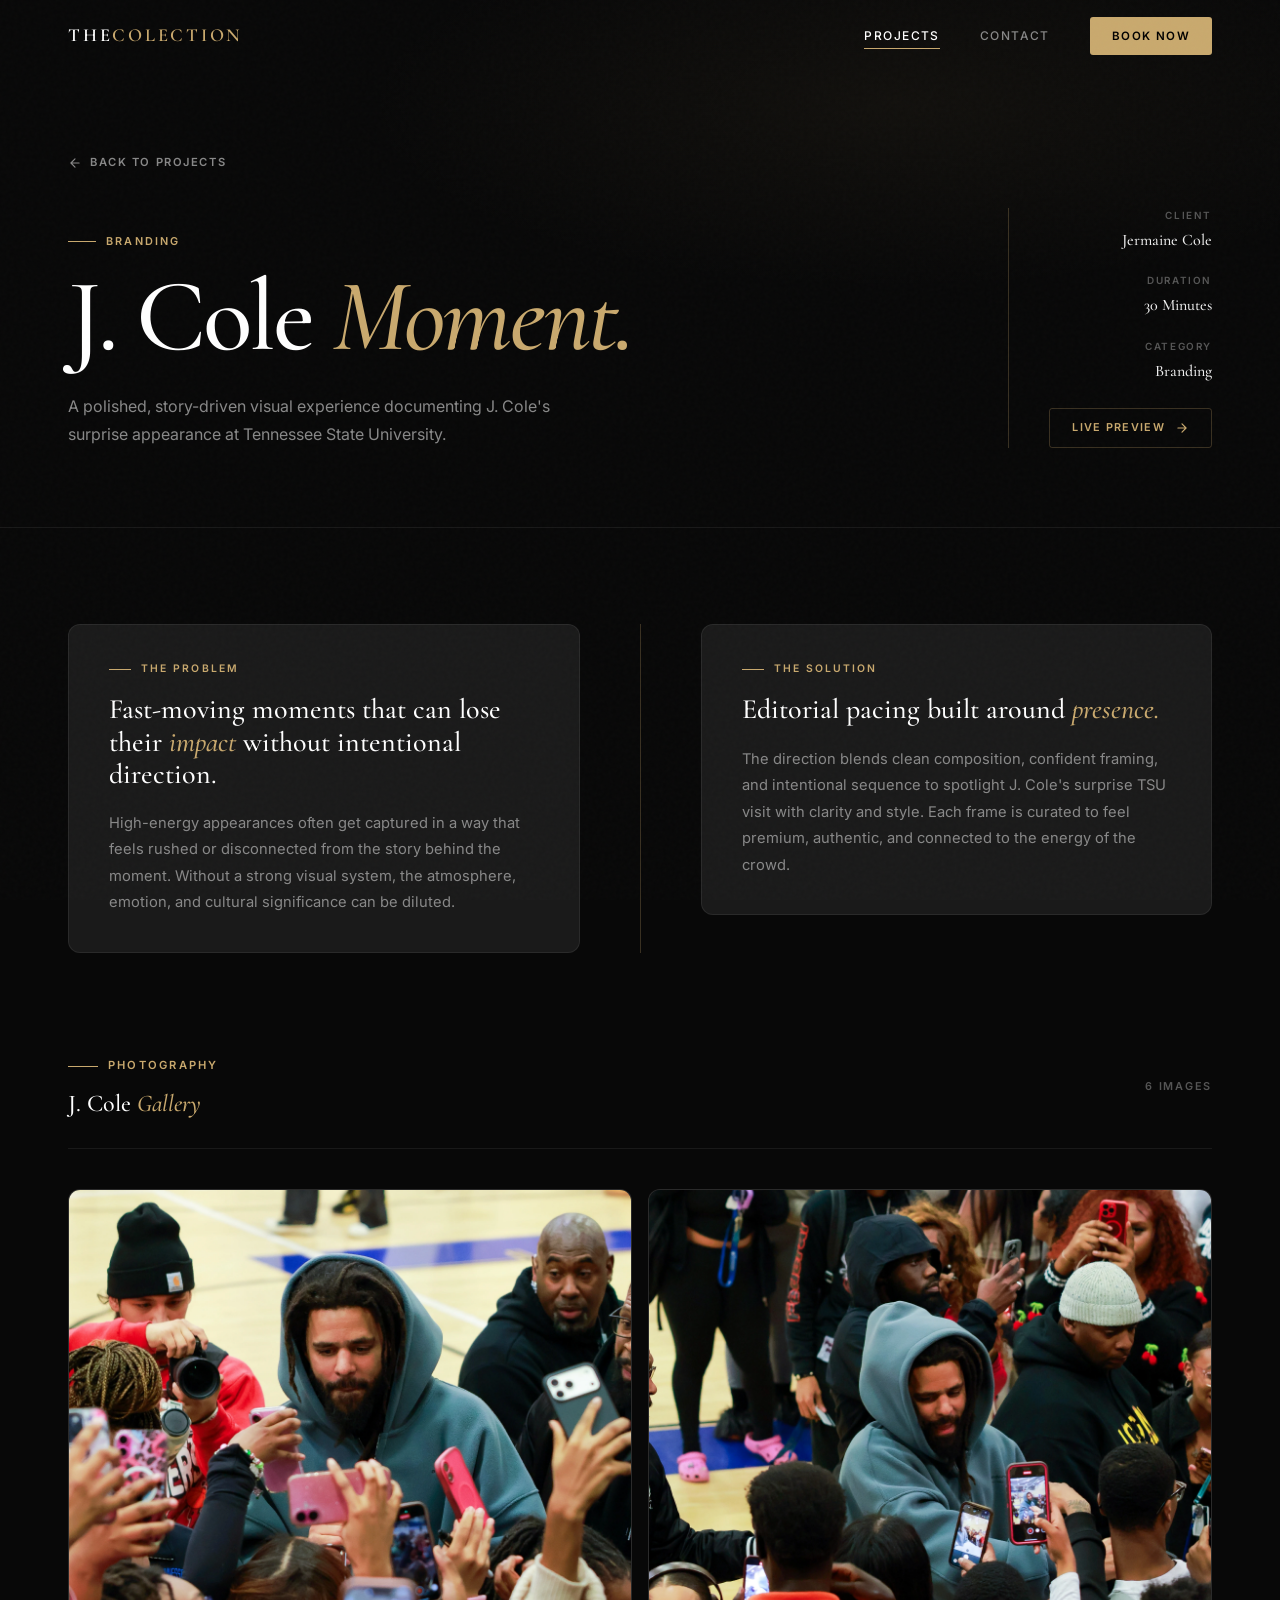
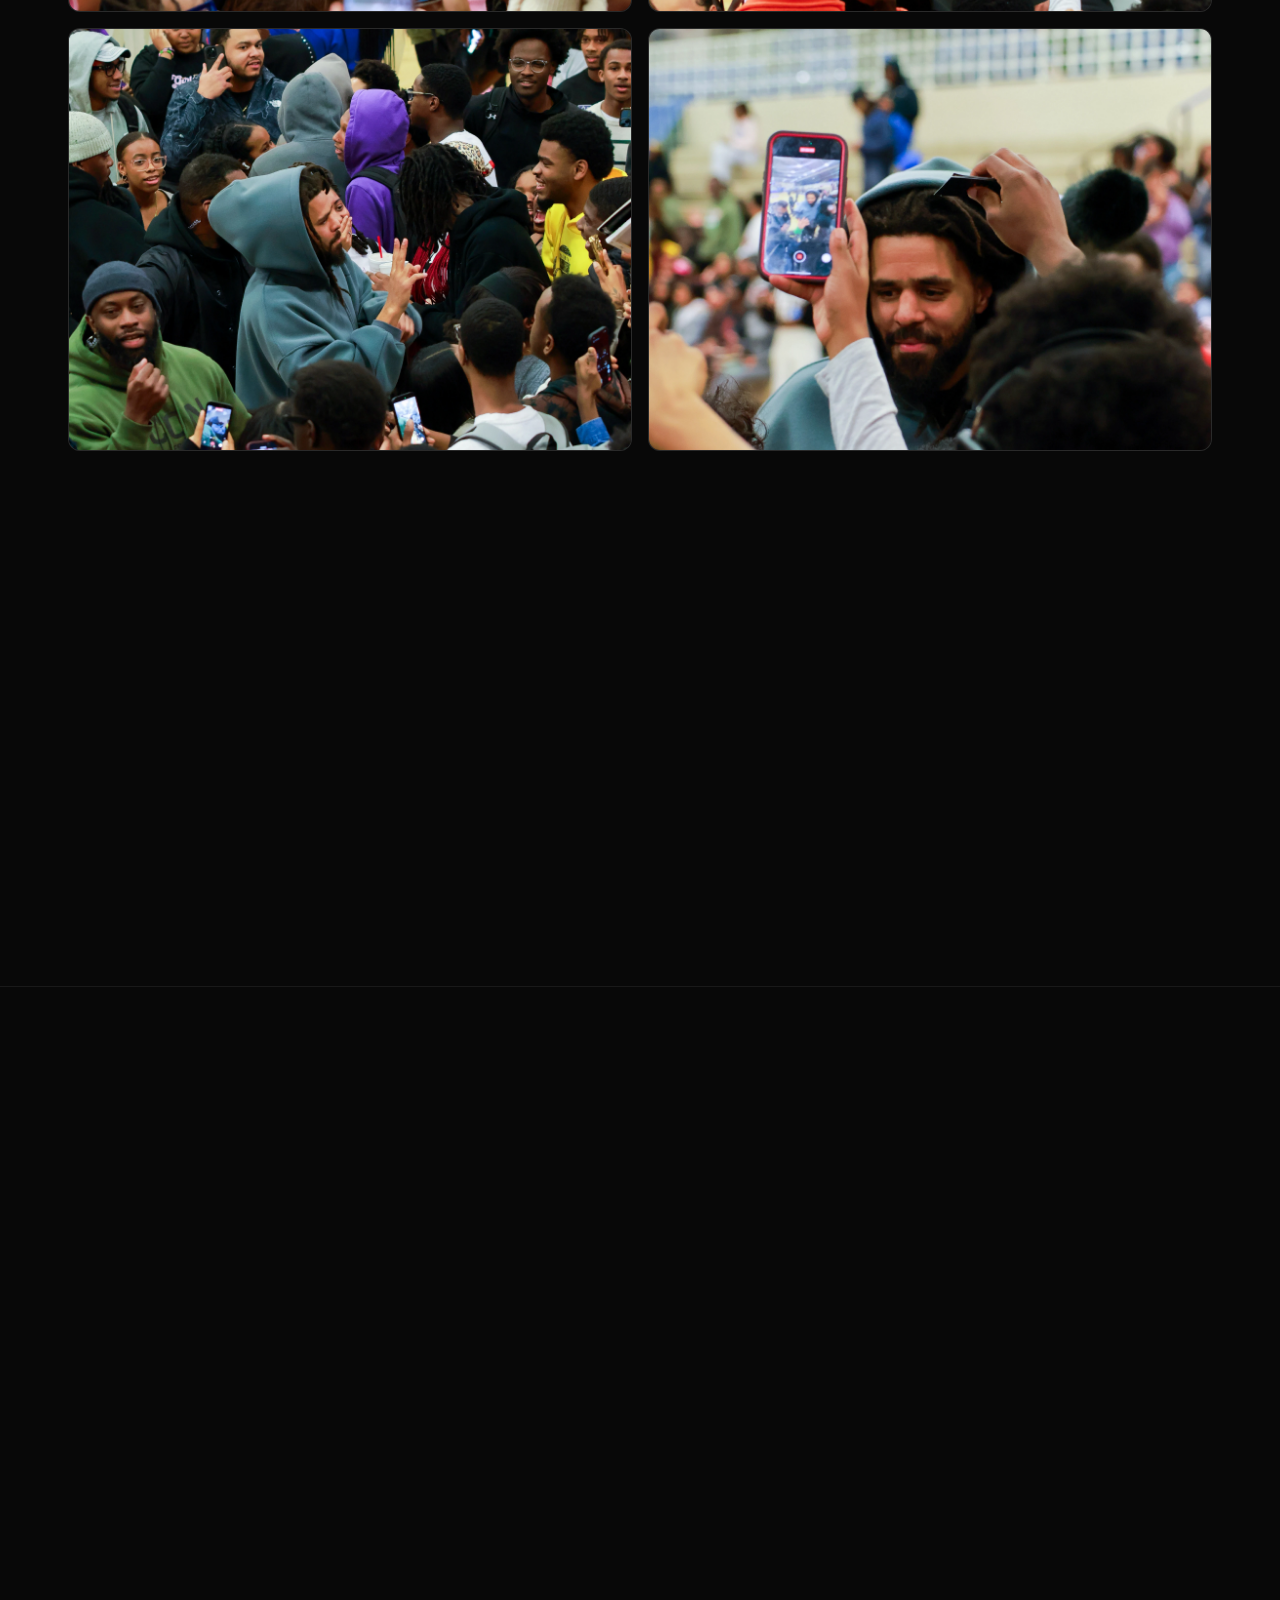
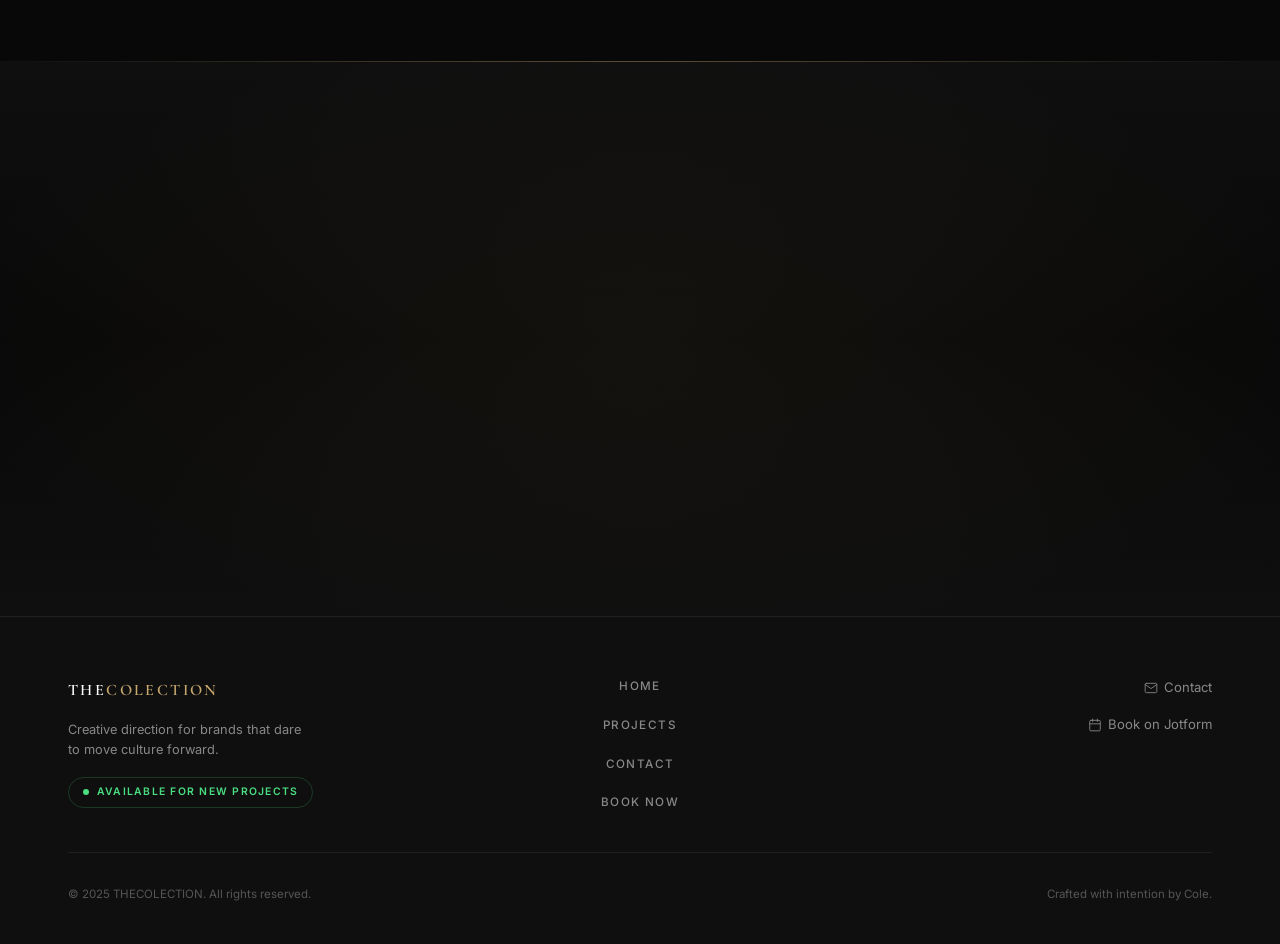
<file: eventshootings.html>
<!DOCTYPE html>
<html lang="en">
<head>
  <meta charset="UTF-8" />
  <meta name="viewport" content="width=device-width, initial-scale=1.0" />
  <title>J. Cole — THECOLECTION</title>
  <meta name="description" content="A premium visual story capturing J. Cole's surprise visit to TSU in Nashville. Branding and editorial direction by THECOLECTION." />

  <!-- Fonts -->
  <link rel="preconnect" href="https://fonts.googleapis.com" />
  <link rel="preconnect" href="https://fonts.gstatic.com" crossorigin />
  <link href="https://fonts.googleapis.com/css2?family=Cormorant+Garamond:ital,wght@0,300;0,400;0,500;0,600;0,700;1,300;1,400;1,500&family=Inter:wght@300;400;500;600;700&display=swap" rel="stylesheet" />

  <link rel="stylesheet" href="css/style.css" />
</head>
<body>

  <!-- ══════════════════════════════════════════
       NAVIGATION
       ══════════════════════════════════════════ -->
  <nav class="nav" role="navigation" aria-label="Main navigation">
    <div class="container nav-inner">
      <a href="index.html" class="nav-logo">THE<span>COLECTION</span></a>

      <div class="nav-links">
        <a href="projects.html" class="nav-link active">Projects</a>
        <a href="contact.html" class="nav-link">Contact</a>
        <a href="https://form.jotform.com/253236239169058" target="_blank" rel="noopener" class="nav-cta">Book Now</a>
      </div>

      <button class="nav-hamburger" aria-label="Open menu" aria-expanded="false">
        <span></span>
        <span></span>
        <span></span>
      </button>
    </div>
  </nav>

  <!-- Mobile Nav Overlay -->
  <div class="nav-mobile" role="dialog" aria-label="Mobile navigation">
    <a href="projects.html" class="nav-link active">Projects</a>
    <a href="contact.html" class="nav-link">Contact</a>
    <a href="https://form.jotform.com/253236239169058" target="_blank" rel="noopener" class="nav-cta">Book Now</a>
  </div>

  <!-- ══════════════════════════════════════════
       PROJECT HERO
       ══════════════════════════════════════════ -->
  <header class="project-detail-hero" aria-label="Project overview">
    <div class="container">

      <a href="projects.html" class="project-detail-back reveal">
        <svg width="14" height="14" viewBox="0 0 24 24" fill="none" stroke="currentColor" stroke-width="2" stroke-linecap="round" stroke-linejoin="round" aria-hidden="true">
          <path d="M19 12H5M12 19l-7-7 7-7"/>
        </svg>
        Back to Projects
      </a>

      <div class="project-detail-hero-inner">

        <!-- Left: Title & tagline -->
        <div>
          <div class="project-detail-eyebrow reveal reveal-delay-1">Branding</div>
          <h1 class="project-detail-title reveal reveal-delay-2">
            J. Cole <em>Moment.</em>
          </h1>
          <p class="project-detail-tagline reveal reveal-delay-3">
            A polished, story-driven visual experience documenting J. Cole's surprise appearance at Tennessee State University.
          </p>
        </div>

        <!-- Right: Metadata -->
        <aside class="project-detail-meta reveal reveal-delay-2" aria-label="Project details">
          <div class="project-detail-meta-item">
            <div class="project-detail-meta-label">Client</div>
            <div class="project-detail-meta-value">Jermaine Cole</div>
          </div>
          <div class="project-detail-meta-item">
            <div class="project-detail-meta-label">Duration</div>
            <div class="project-detail-meta-value">30 Minutes</div>
          </div>
          <div class="project-detail-meta-item">
            <div class="project-detail-meta-label">Category</div>
            <div class="project-detail-meta-value">Branding</div>
          </div>
          <div class="project-detail-meta-item" style="margin-top: 4px;">
            <a
              href="https://www.instagram.com/reel/DU4oLEvDIxZ/"
              target="_blank"
              rel="noopener"
              class="btn btn-ghost"
              style="font-size: 0.68rem; padding: 10px 22px;"
            >
              Live Preview
              <svg class="arrow" width="14" height="14" viewBox="0 0 24 24" fill="none" stroke="currentColor" stroke-width="2" stroke-linecap="round" stroke-linejoin="round" aria-hidden="true">
                <path d="M5 12h14M12 5l7 7-7 7"/>
              </svg>
            </a>
          </div>
        </aside>

      </div>
    </div>
  </header>

  <!-- ══════════════════════════════════════════
       PROBLEM & SOLUTION
       ══════════════════════════════════════════ -->
  <section class="project-detail-body" aria-label="Project narrative">
    <div class="container">

      <div class="project-detail-columns">

        <!-- The Problem -->
        <div class="project-detail-column reveal">
          <div class="project-detail-col-label">The Problem</div>
          <h2 class="project-detail-col-heading">
            Fast-moving moments that can lose their <em style="font-style:italic; color:var(--gold);">impact</em> without intentional direction.
          </h2>
          <p class="project-detail-col-body">
            High-energy appearances often get captured in a way that feels rushed or disconnected from the story behind the moment. Without a strong visual system, the atmosphere, emotion, and cultural significance can be diluted.
          </p>
        </div>

        <!-- Divider -->
        <div class="project-detail-divider" aria-hidden="true"></div>

        <!-- The Solution -->
        <div class="project-detail-column reveal reveal-delay-1">
          <div class="project-detail-col-label">The Solution</div>
          <h2 class="project-detail-col-heading">
            Editorial pacing built around <em style="font-style:italic; color:var(--gold);">presence.</em>
          </h2>
          <p class="project-detail-col-body">
            The direction blends clean composition, confident framing, and intentional sequence to spotlight J. Cole's surprise TSU visit with clarity and style. Each frame is curated to feel premium, authentic, and connected to the energy of the crowd.
          </p>
        </div>

      </div>

    </div>
  </section>

  <!-- ══════════════════════════════════════════
       IMAGE GALLERY — J. Cole
       ══════════════════════════════════════════ -->
  <section class="project-gallery-section" aria-label="J. Cole photo gallery">
    <div class="container">

      <div class="project-gallery-header reveal">
        <div>
          <div class="section-label" style="margin-bottom: 10px;">Photography</div>
          <h2 class="project-gallery-title">J. Cole <em style="font-style:italic; color:var(--gold);">Gallery</em></h2>
        </div>
        <span class="project-gallery-count">6 Images</span>
      </div>

      <div class="project-gallery-grid">
        <div class="project-gallery-item reveal">
          <img
            src="images/JCole1.jpg.webp"
            alt="J. Cole — portrait one"
            loading="lazy"
          />
        </div>
        <div class="project-gallery-item reveal reveal-delay-1">
          <img
            src="images/JCole2.jpg.webp"
            alt="J. Cole — portrait two"
            loading="lazy"
          />
        </div>
        <div class="project-gallery-item reveal reveal-delay-2">
          <img
            src="images/JCole3.jpg.webp"
            alt="J. Cole — portrait three"
            loading="lazy"
          />
        </div>
        <div class="project-gallery-item reveal reveal-delay-3">
          <img
            src="images/JCole4.jpg.webp"
            alt="J. Cole — portrait four"
            loading="lazy"
          />
        </div>
        <div class="project-gallery-item reveal reveal-delay-4">
          <img
            src="images/JCole5.jpg.webp"
            alt="J. Cole — portrait five"
            loading="lazy"
          />
        </div>
        <div class="project-gallery-item reveal reveal-delay-5">
          <img
            src="images/JCole6.jpg.webp"
            alt="J. Cole — portrait six"
            loading="lazy"
          />
        </div>

      </div>

    </div>
  </section>

  <!-- ══════════════════════════════════════════
       MORE PROJECTS
       ══════════════════════════════════════════ -->
  <section class="project-more-section" aria-label="More projects">
    <div class="container">
      <div class="project-more-inner">

        <div class="project-more-header reveal">
          <div class="project-more-label">More Projects</div>
          <a href="projects.html" class="projects-view-all">
            View All
            <svg viewBox="0 0 24 24" fill="none" stroke-width="2" stroke-linecap="round" stroke-linejoin="round" aria-hidden="true">
              <path d="M5 12h14M12 5l7 7-7 7"/>
            </svg>
          </a>
        </div>

        <div class="project-more-grid">

          <!-- Antoinette's Surprise // UI UX -->
          <a
            href="creativedirection.html"
            class="project-card project-card-full reveal"
            aria-label="Antoinette's Surprise UI UX project"
          >
            <div class="project-visual">
              <div class="gradient-placeholder gp-1" style="height:320px;"></div>
              <div class="project-overlay">
                <div class="project-overlay-btn">
                  View Project
                  <svg width="14" height="14" viewBox="0 0 24 24" fill="none" stroke="currentColor" stroke-width="2.5" stroke-linecap="round" stroke-linejoin="round" aria-hidden="true">
                    <path d="M5 12h14M12 5l7 7-7 7"/>
                  </svg>
                </div>
              </div>
            </div>
            <div class="project-info">
              <div class="project-meta">
                <div class="project-category">UI / UX</div>
                <div class="project-title">Antoinette's Surprise</div>
              </div>
              <div class="project-arrow">
                <svg viewBox="0 0 24 24" fill="none" stroke-width="2" stroke-linecap="round" stroke-linejoin="round" aria-hidden="true">
                  <path d="M5 12h14M12 5l7 7-7 7"/>
                </svg>
              </div>
            </div>
          </a>

          <!-- Real Paper Chasers // Branding -->
          <a
            href="brandingshoots-guides.html"
            class="project-card project-card-full reveal reveal-delay-1"
            aria-label="Real Paper Chasers Branding project"
          >
            <div class="project-visual">
              <div class="gradient-placeholder gp-5" style="height:320px;"></div>
              <div class="project-overlay">
                <div class="project-overlay-btn">
                  View Project
                  <svg width="14" height="14" viewBox="0 0 24 24" fill="none" stroke="currentColor" stroke-width="2.5" stroke-linecap="round" stroke-linejoin="round" aria-hidden="true">
                    <path d="M5 12h14M12 5l7 7-7 7"/>
                  </svg>
                </div>
              </div>
            </div>
            <div class="project-info">
              <div class="project-meta">
                <div class="project-category">Branding</div>
                <div class="project-title">Real Paper Chasers</div>
              </div>
              <div class="project-arrow">
                <svg viewBox="0 0 24 24" fill="none" stroke-width="2" stroke-linecap="round" stroke-linejoin="round" aria-hidden="true">
                  <path d="M5 12h14M12 5l7 7-7 7"/>
                </svg>
              </div>
            </div>
          </a>

        </div>
      </div>
    </div>
  </section>

  <!-- ══════════════════════════════════════════
       CTA BANNER
       ══════════════════════════════════════════ -->
  <section class="cta-banner" aria-label="Call to action">
    <div class="cta-banner-line"></div>
    <div class="container">
      <div class="cta-banner-inner">
        <div class="cta-banner-eyebrow reveal">Start a Project</div>
        <h2 class="cta-banner-title reveal reveal-delay-1">
          Your Story Deserves to <em>Stand Out.</em>
        </h2>
        <p class="cta-banner-sub reveal reveal-delay-2">
          Ready to create something that moves people? Let's build something worth remembering.
        </p>
        <div class="cta-banner-actions reveal reveal-delay-3">
          <a href="https://form.jotform.com/253236239169058" target="_blank" rel="noopener" class="btn btn-primary">
            Book a Session
            <svg class="arrow" width="16" height="16" viewBox="0 0 24 24" fill="none" stroke="currentColor" stroke-width="2" stroke-linecap="round" stroke-linejoin="round" aria-hidden="true">
              <path d="M5 12h14M12 5l7 7-7 7"/>
            </svg>
          </a>
          <a href="contact.html" class="btn btn-outline">Get in Touch</a>
        </div>
      </div>
    </div>
  </section>

  <!-- ══════════════════════════════════════════
       FOOTER
       ══════════════════════════════════════════ -->
  <footer class="footer" role="contentinfo">
    <div class="container">

      <div class="footer-inner">
        <div class="footer-brand">
          <a href="index.html" class="nav-logo">THE<span>COLECTION</span></a>
          <p class="footer-tagline">Creative direction for brands that dare to move culture forward.</p>
          <div class="footer-status">
            <span class="footer-status-dot"></span>
            Available for New Projects
          </div>
        </div>

        <nav class="footer-nav" aria-label="Footer navigation">
          <a href="index.html" class="footer-nav-link">Home</a>
          <a href="projects.html" class="footer-nav-link">Projects</a>
          <a href="contact.html" class="footer-nav-link">Contact</a>
          <a href="https://form.jotform.com/253236239169058" target="_blank" rel="noopener" class="footer-nav-link">Book Now</a>
        </nav>

        <div class="footer-right">
          <a href="contact.html" class="footer-contact-link">
            <svg width="14" height="14" viewBox="0 0 24 24" fill="none" stroke="currentColor" stroke-width="1.5" stroke-linecap="round" stroke-linejoin="round" aria-hidden="true">
              <path d="M4 4h16c1.1 0 2 .9 2 2v12c0 1.1-.9 2-2 2H4c-1.1 0-2-.9-2-2V6c0-1.1.9-2 2-2z"/><polyline points="22,6 12,13 2,6"/>
            </svg>
            Contact
          </a>
          <a href="https://form.jotform.com/253236239169058" target="_blank" rel="noopener" class="footer-contact-link">
            <svg width="14" height="14" viewBox="0 0 24 24" fill="none" stroke="currentColor" stroke-width="1.5" stroke-linecap="round" stroke-linejoin="round" aria-hidden="true">
              <rect x="3" y="4" width="18" height="18" rx="2" ry="2"/><line x1="16" y1="2" x2="16" y2="6"/><line x1="8" y1="2" x2="8" y2="6"/><line x1="3" y1="10" x2="21" y2="10"/>
            </svg>
            Book on Jotform
          </a>
        </div>
      </div>

      <div class="footer-bottom">
        <p class="footer-copy">&copy; 2025 THECOLECTION. All rights reserved.</p>
        <p class="footer-made">Crafted with intention by Cole.</p>
      </div>

    </div>
  </footer>

  <script src="js/main.js"></script>
</body>
</html>
</file>
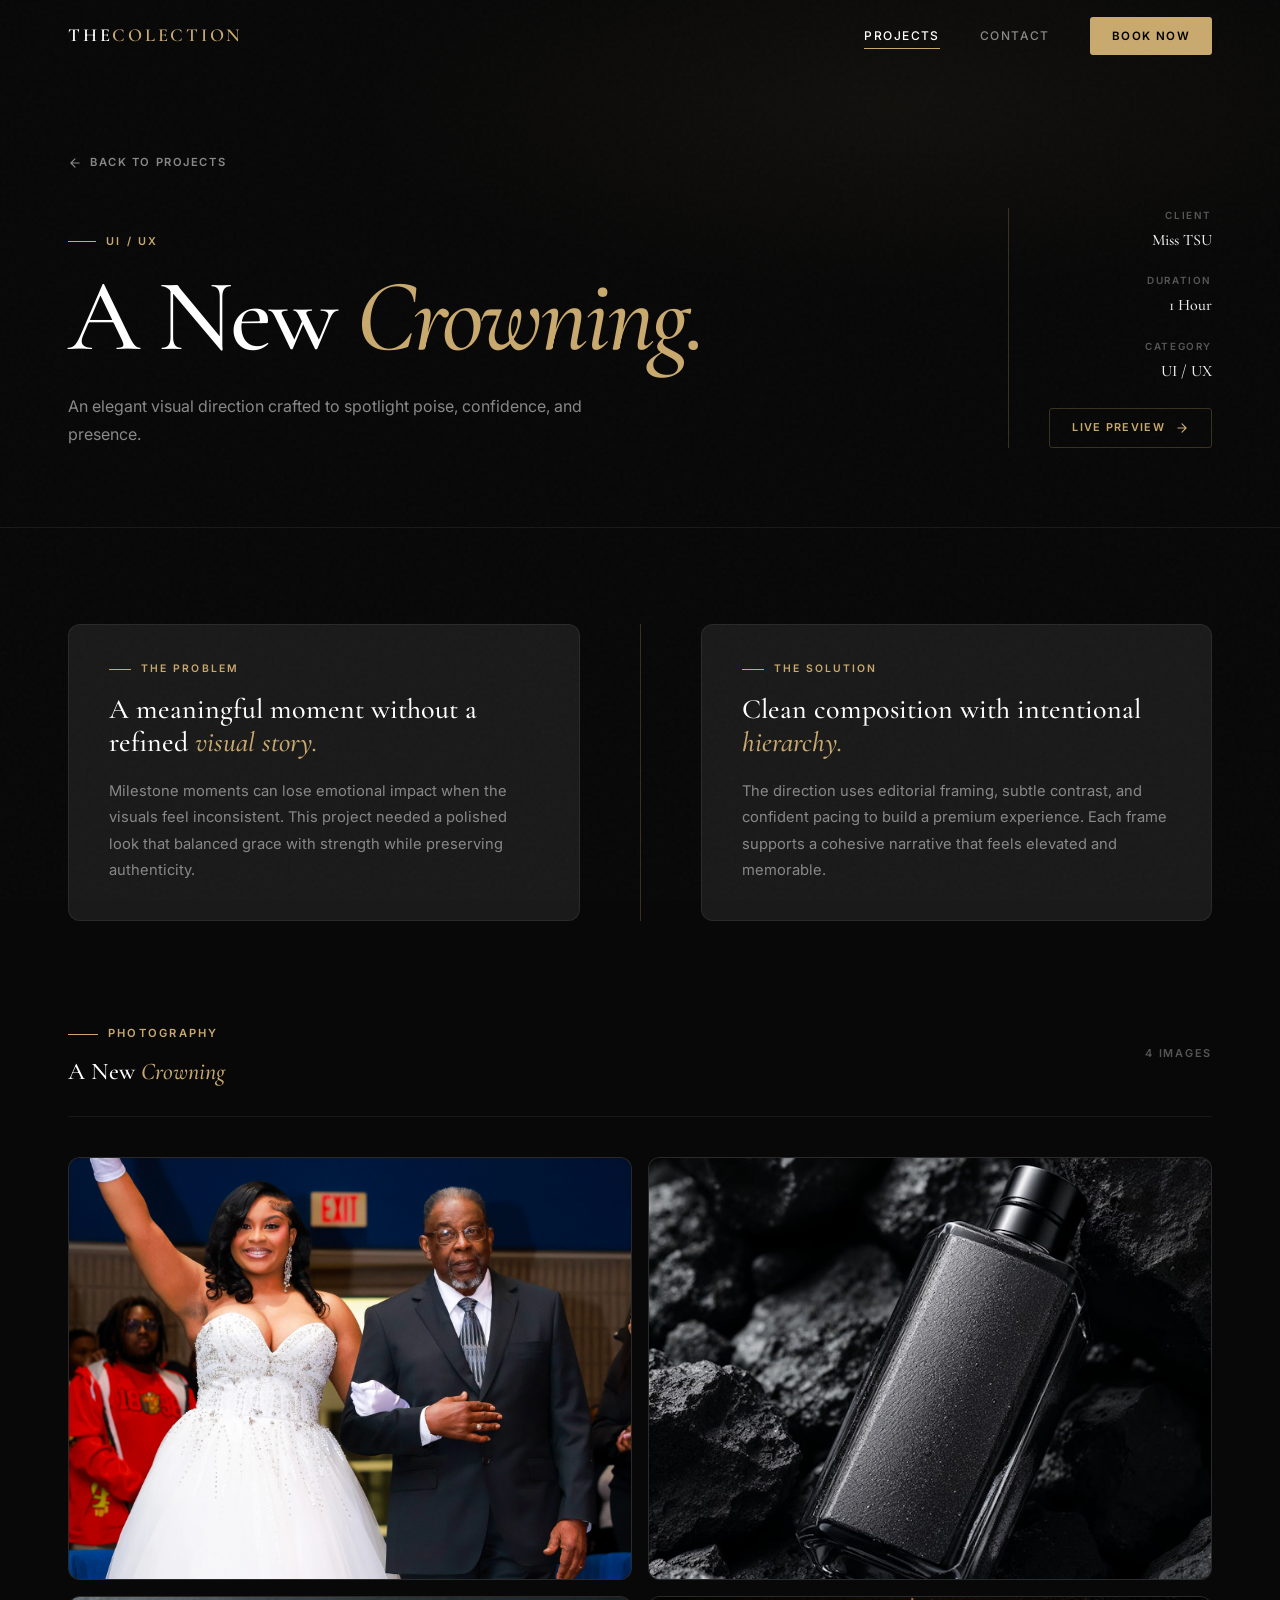
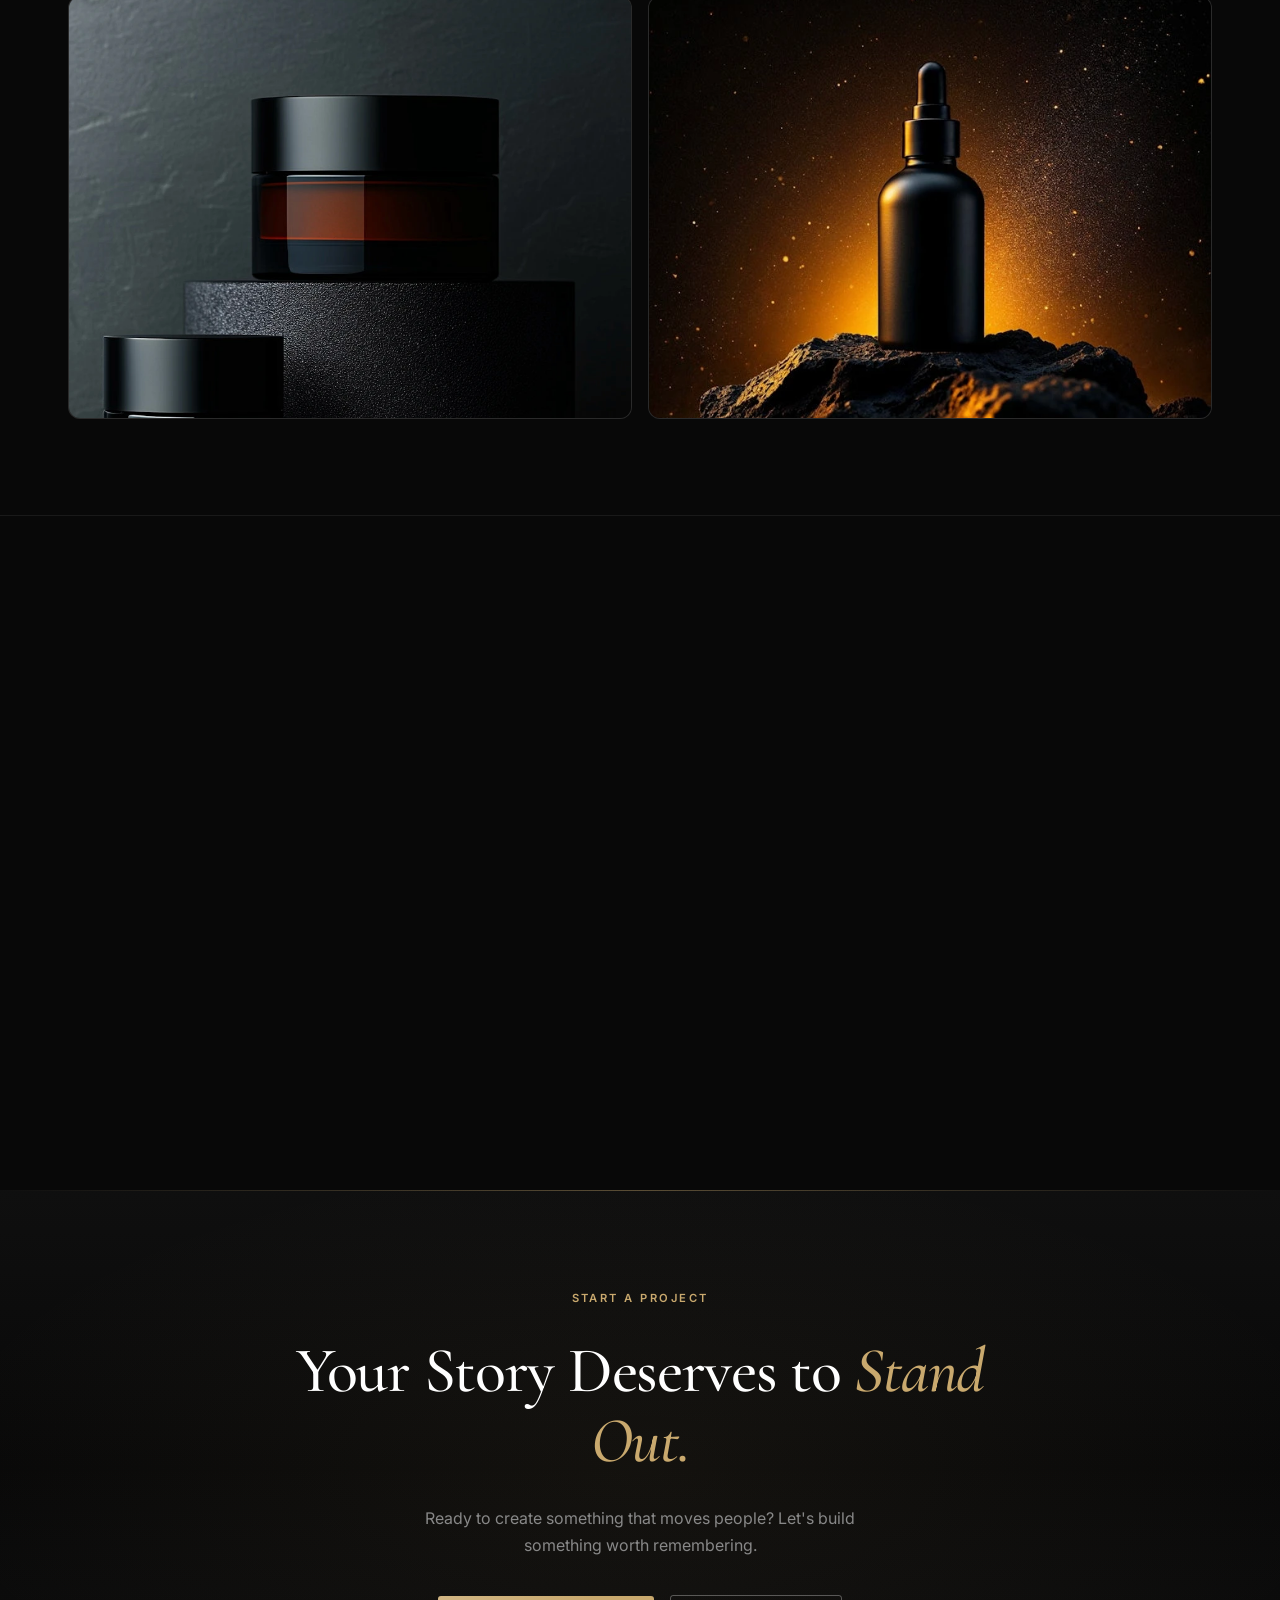
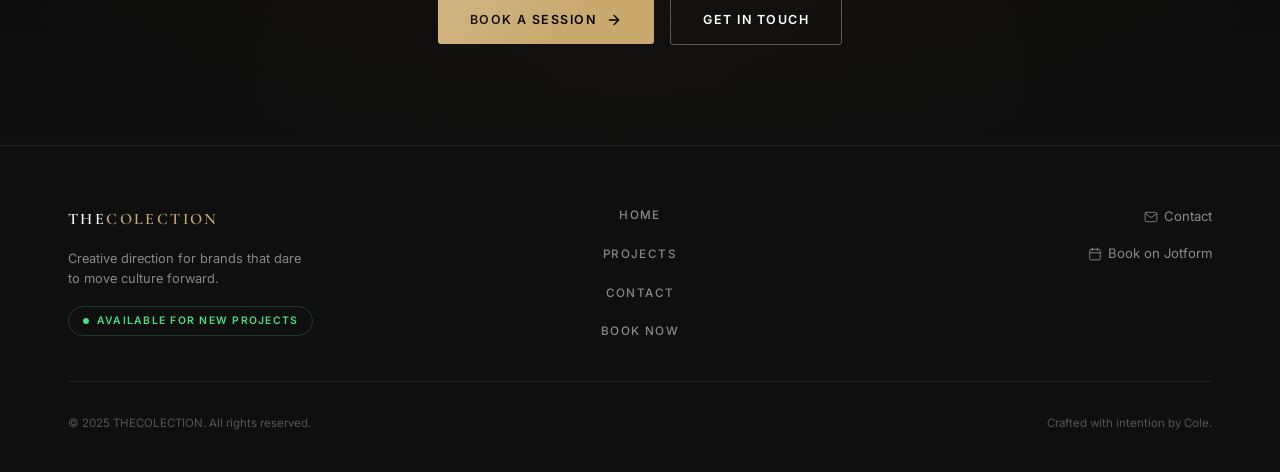
<file: featured-project.html>
<!DOCTYPE html>
<html lang="en">
<head>
  <meta charset="UTF-8" />
  <meta name="viewport" content="width=device-width, initial-scale=1.0" />
  <title>A New Crowning — THECOLECTION</title>
  <meta name="description" content="A New Crowning is a polished UI/UX visual project celebrating confidence, elegance, and identity through intentional creative direction." />
  <link rel="preconnect" href="https://fonts.googleapis.com" />
  <link rel="preconnect" href="https://fonts.gstatic.com" crossorigin />
  <link href="https://fonts.googleapis.com/css2?family=Cormorant+Garamond:ital,wght@0,300;0,400;0,500;0,600;0,700;1,300;1,400;1,500&family=Inter:wght@300;400;500;600;700&display=swap" rel="stylesheet" />
  <link rel="stylesheet" href="css/style.css" />
</head>
<body>
  <nav class="nav" role="navigation" aria-label="Main navigation">
    <div class="container nav-inner">
      <a href="index.html" class="nav-logo">THE<span>COLECTION</span></a>
      <div class="nav-links">
        <a href="projects.html" class="nav-link active">Projects</a>
        <a href="contact.html" class="nav-link">Contact</a>
        <a href="https://form.jotform.com/253236239169058" target="_blank" rel="noopener" class="nav-cta">Book Now</a>
      </div>
      <button class="nav-hamburger" aria-label="Open menu" aria-expanded="false">
        <span></span><span></span><span></span>
      </button>
    </div>
  </nav>
  <div class="nav-mobile" role="dialog" aria-label="Mobile navigation">
    <a href="projects.html" class="nav-link active">Projects</a>
    <a href="contact.html" class="nav-link">Contact</a>
    <a href="https://form.jotform.com/253236239169058" target="_blank" rel="noopener" class="nav-cta">Book Now</a>
  </div>

  <header class="project-detail-hero" aria-label="Project overview">
    <div class="container">
      <a href="projects.html" class="project-detail-back reveal">
        <svg width="14" height="14" viewBox="0 0 24 24" fill="none" stroke="currentColor" stroke-width="2" stroke-linecap="round" stroke-linejoin="round" aria-hidden="true"><path d="M19 12H5M12 19l-7-7 7-7"/></svg>
        Back to Projects
      </a>
      <div class="project-detail-hero-inner">
        <div>
          <div class="project-detail-eyebrow reveal reveal-delay-1">UI / UX</div>
          <h1 class="project-detail-title reveal reveal-delay-2">A New <em>Crowning.</em></h1>
          <p class="project-detail-tagline reveal reveal-delay-3">An elegant visual direction crafted to spotlight poise, confidence, and presence.</p>
        </div>
        <aside class="project-detail-meta reveal reveal-delay-2" aria-label="Project details">
          <div class="project-detail-meta-item"><div class="project-detail-meta-label">Client</div><div class="project-detail-meta-value">Miss TSU</div></div>
          <div class="project-detail-meta-item"><div class="project-detail-meta-label">Duration</div><div class="project-detail-meta-value">1 Hour</div></div>
          <div class="project-detail-meta-item"><div class="project-detail-meta-label">Category</div><div class="project-detail-meta-value">UI / UX</div></div>
          <div class="project-detail-meta-item" style="margin-top: 4px;">
            <a href="featured-project.html" class="btn btn-ghost" style="font-size: 0.68rem; padding: 10px 22px;">Live Preview
              <svg class="arrow" width="14" height="14" viewBox="0 0 24 24" fill="none" stroke="currentColor" stroke-width="2" stroke-linecap="round" stroke-linejoin="round" aria-hidden="true"><path d="M5 12h14M12 5l7 7-7 7"/></svg>
            </a>
          </div>
        </aside>
      </div>
    </div>
  </header>

  <section class="project-detail-body" aria-label="Project narrative">
    <div class="container">
      <div class="project-detail-columns">
        <div class="project-detail-column reveal">
          <div class="project-detail-col-label">The Problem</div>
          <h2 class="project-detail-col-heading">A meaningful moment without a refined <em style="font-style:italic; color:var(--gold);">visual story.</em></h2>
          <p class="project-detail-col-body">Milestone moments can lose emotional impact when the visuals feel inconsistent. This project needed a polished look that balanced grace with strength while preserving authenticity.</p>
        </div>
        <div class="project-detail-divider" aria-hidden="true"></div>
        <div class="project-detail-column reveal reveal-delay-1">
          <div class="project-detail-col-label">The Solution</div>
          <h2 class="project-detail-col-heading">Clean composition with intentional <em style="font-style:italic; color:var(--gold);">hierarchy.</em></h2>
          <p class="project-detail-col-body">The direction uses editorial framing, subtle contrast, and confident pacing to build a premium experience. Each frame supports a cohesive narrative that feels elevated and memorable.</p>
        </div>
      </div>
    </div>
  </section>

  <section class="project-gallery-section" aria-label="A New Crowning photo gallery">
    <div class="container">
      <div class="project-gallery-header reveal">
        <div>
          <div class="section-label" style="margin-bottom: 10px;">Photography</div>
          <h2 class="project-gallery-title">A New <em style="font-style:italic; color:var(--gold);">Crowning</em></h2>
        </div>
        <span class="project-gallery-count">4 Images</span>
      </div>
      <div class="project-gallery-grid">
        <div class="project-gallery-item reveal"><img src="images/misstsu1.jpg.webp" alt="A New Crowning visual one" loading="lazy" /></div>
        <div class="project-gallery-item reveal reveal-delay-1"><img src="images/misstsu2.jpeg" alt="A New Crowning visual two" loading="lazy" /></div>
        <div class="project-gallery-item reveal reveal-delay-2"><img src="images/misstsu3.jpeg.webp" alt="A New Crowning visual three" loading="lazy" /></div>
        <div class="project-gallery-item reveal reveal-delay-3"><img src="images/misstsu4.jpeg.webp" alt="A New Crowning visual four" loading="lazy" /></div>
      </div>
    </div>
  </section>

  <section class="project-more-section" aria-label="More projects">
    <div class="container">
      <div class="project-more-inner">
        <div class="project-more-header reveal">
          <div class="project-more-label">More Projects</div>
          <a href="projects.html" class="projects-view-all">View All
            <svg viewBox="0 0 24 24" fill="none" stroke-width="2" stroke-linecap="round" stroke-linejoin="round" aria-hidden="true"><path d="M5 12h14M12 5l7 7-7 7"/></svg>
          </a>
        </div>
        <div class="project-more-grid">
          <a href="eventshootings.html" class="project-card project-card-full reveal" aria-label="J. Cole Branding project">
            <div class="project-visual"><div class="gradient-placeholder gp-1" style="height:320px;"></div><div class="project-overlay"><div class="project-overlay-btn">View Project
              <svg width="14" height="14" viewBox="0 0 24 24" fill="none" stroke="currentColor" stroke-width="2.5" stroke-linecap="round" stroke-linejoin="round" aria-hidden="true"><path d="M5 12h14M12 5l7 7-7 7"/></svg>
            </div></div></div>
            <div class="project-info"><div class="project-meta"><div class="project-category">Branding</div><div class="project-title">J. Cole // Brand Identity</div></div><div class="project-arrow"><svg viewBox="0 0 24 24" fill="none" stroke-width="2" stroke-linecap="round" stroke-linejoin="round" aria-hidden="true"><path d="M5 12h14M12 5l7 7-7 7"/></svg></div></div>
          </a>
          <a href="brandingshoots-guides.html" class="project-card project-card-full reveal reveal-delay-1" aria-label="Real Paper Chasers Branding project">
            <div class="project-visual"><div class="gradient-placeholder gp-5" style="height:320px;"></div><div class="project-overlay"><div class="project-overlay-btn">View Project
              <svg width="14" height="14" viewBox="0 0 24 24" fill="none" stroke="currentColor" stroke-width="2.5" stroke-linecap="round" stroke-linejoin="round" aria-hidden="true"><path d="M5 12h14M12 5l7 7-7 7"/></svg>
            </div></div></div>
            <div class="project-info"><div class="project-meta"><div class="project-category">Branding</div><div class="project-title">Real Paper Chasers</div></div><div class="project-arrow"><svg viewBox="0 0 24 24" fill="none" stroke-width="2" stroke-linecap="round" stroke-linejoin="round" aria-hidden="true"><path d="M5 12h14M12 5l7 7-7 7"/></svg></div></div>
          </a>
        </div>
      </div>
    </div>
  </section>

  <section class="cta-banner" aria-label="Call to action">
    <div class="cta-banner-line"></div>
    <div class="container">
      <div class="cta-banner-inner">
        <div class="cta-banner-eyebrow reveal">Start a Project</div>
        <h2 class="cta-banner-title reveal reveal-delay-1">Your Story Deserves to <em>Stand Out.</em></h2>
        <p class="cta-banner-sub reveal reveal-delay-2">Ready to create something that moves people? Let's build something worth remembering.</p>
        <div class="cta-banner-actions reveal reveal-delay-3">
          <a href="https://form.jotform.com/253236239169058" target="_blank" rel="noopener" class="btn btn-primary">Book a Session
            <svg class="arrow" width="16" height="16" viewBox="0 0 24 24" fill="none" stroke="currentColor" stroke-width="2" stroke-linecap="round" stroke-linejoin="round" aria-hidden="true"><path d="M5 12h14M12 5l7 7-7 7"/></svg>
          </a>
          <a href="contact.html" class="btn btn-outline">Get in Touch</a>
        </div>
      </div>
    </div>
  </section>

  <footer class="footer" role="contentinfo">
    <div class="container">
      <div class="footer-inner">
        <div class="footer-brand">
          <a href="index.html" class="nav-logo">THE<span>COLECTION</span></a>
          <p class="footer-tagline">Creative direction for brands that dare to move culture forward.</p>
          <div class="footer-status"><span class="footer-status-dot"></span>Available for New Projects</div>
        </div>
        <nav class="footer-nav" aria-label="Footer navigation">
          <a href="index.html" class="footer-nav-link">Home</a>
          <a href="projects.html" class="footer-nav-link">Projects</a>
          <a href="contact.html" class="footer-nav-link">Contact</a>
          <a href="https://form.jotform.com/253236239169058" target="_blank" rel="noopener" class="footer-nav-link">Book Now</a>
        </nav>
        <div class="footer-right">
          <a href="contact.html" class="footer-contact-link"><svg width="14" height="14" viewBox="0 0 24 24" fill="none" stroke="currentColor" stroke-width="1.5" stroke-linecap="round" stroke-linejoin="round" aria-hidden="true"><path d="M4 4h16c1.1 0 2 .9 2 2v12c0 1.1-.9 2-2 2H4c-1.1 0-2-.9-2-2V6c0-1.1.9-2 2-2z"/><polyline points="22,6 12,13 2,6"/></svg>Contact</a>
          <a href="https://form.jotform.com/253236239169058" target="_blank" rel="noopener" class="footer-contact-link"><svg width="14" height="14" viewBox="0 0 24 24" fill="none" stroke="currentColor" stroke-width="1.5" stroke-linecap="round" stroke-linejoin="round" aria-hidden="true"><rect x="3" y="4" width="18" height="18" rx="2" ry="2"/><line x1="16" y1="2" x2="16" y2="6"/><line x1="8" y1="2" x2="8" y2="6"/><line x1="3" y1="10" x2="21" y2="10"/></svg>Book on Jotform</a>
        </div>
      </div>
      <div class="footer-bottom">
        <p class="footer-copy">&copy; 2025 THECOLECTION. All rights reserved.</p>
        <p class="footer-made">Crafted with intention by Cole.</p>
      </div>
    </div>
  </footer>

  <script src="js/main.js"></script>
</body>
</html>
</file>
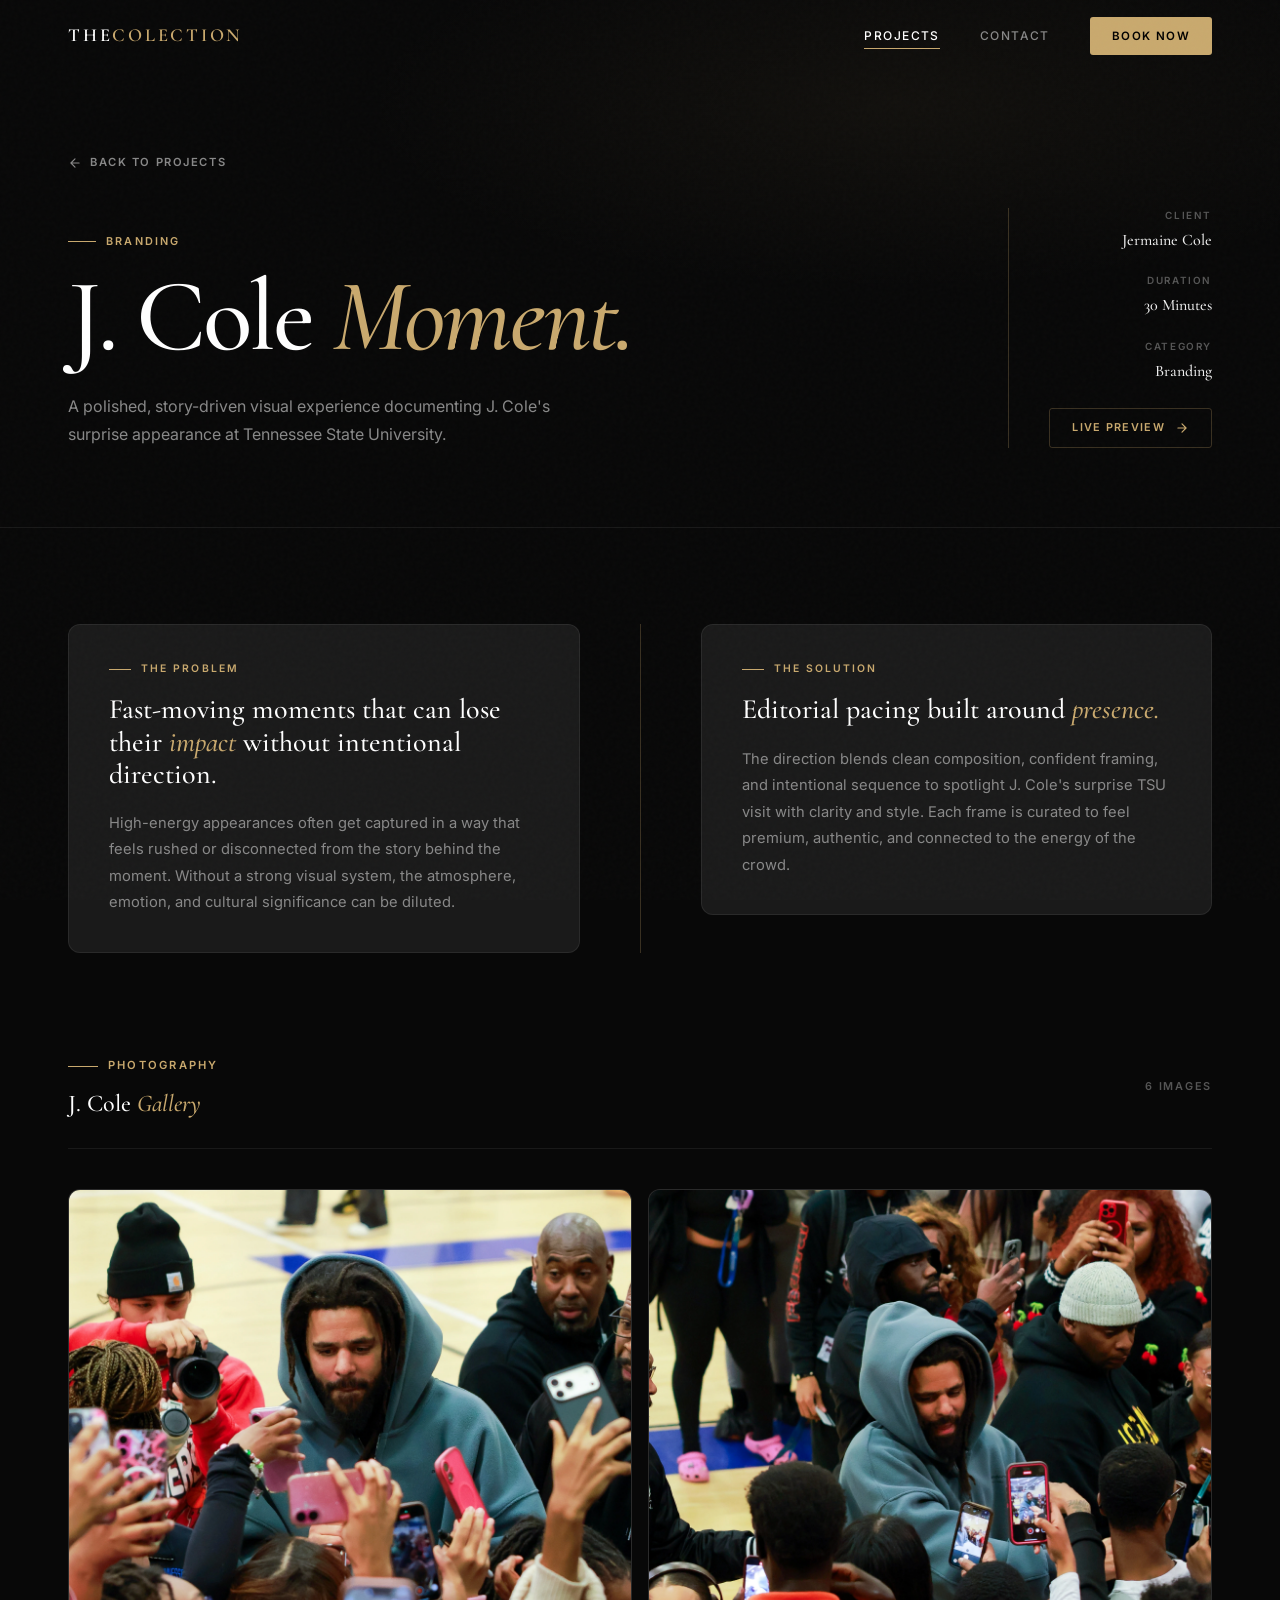
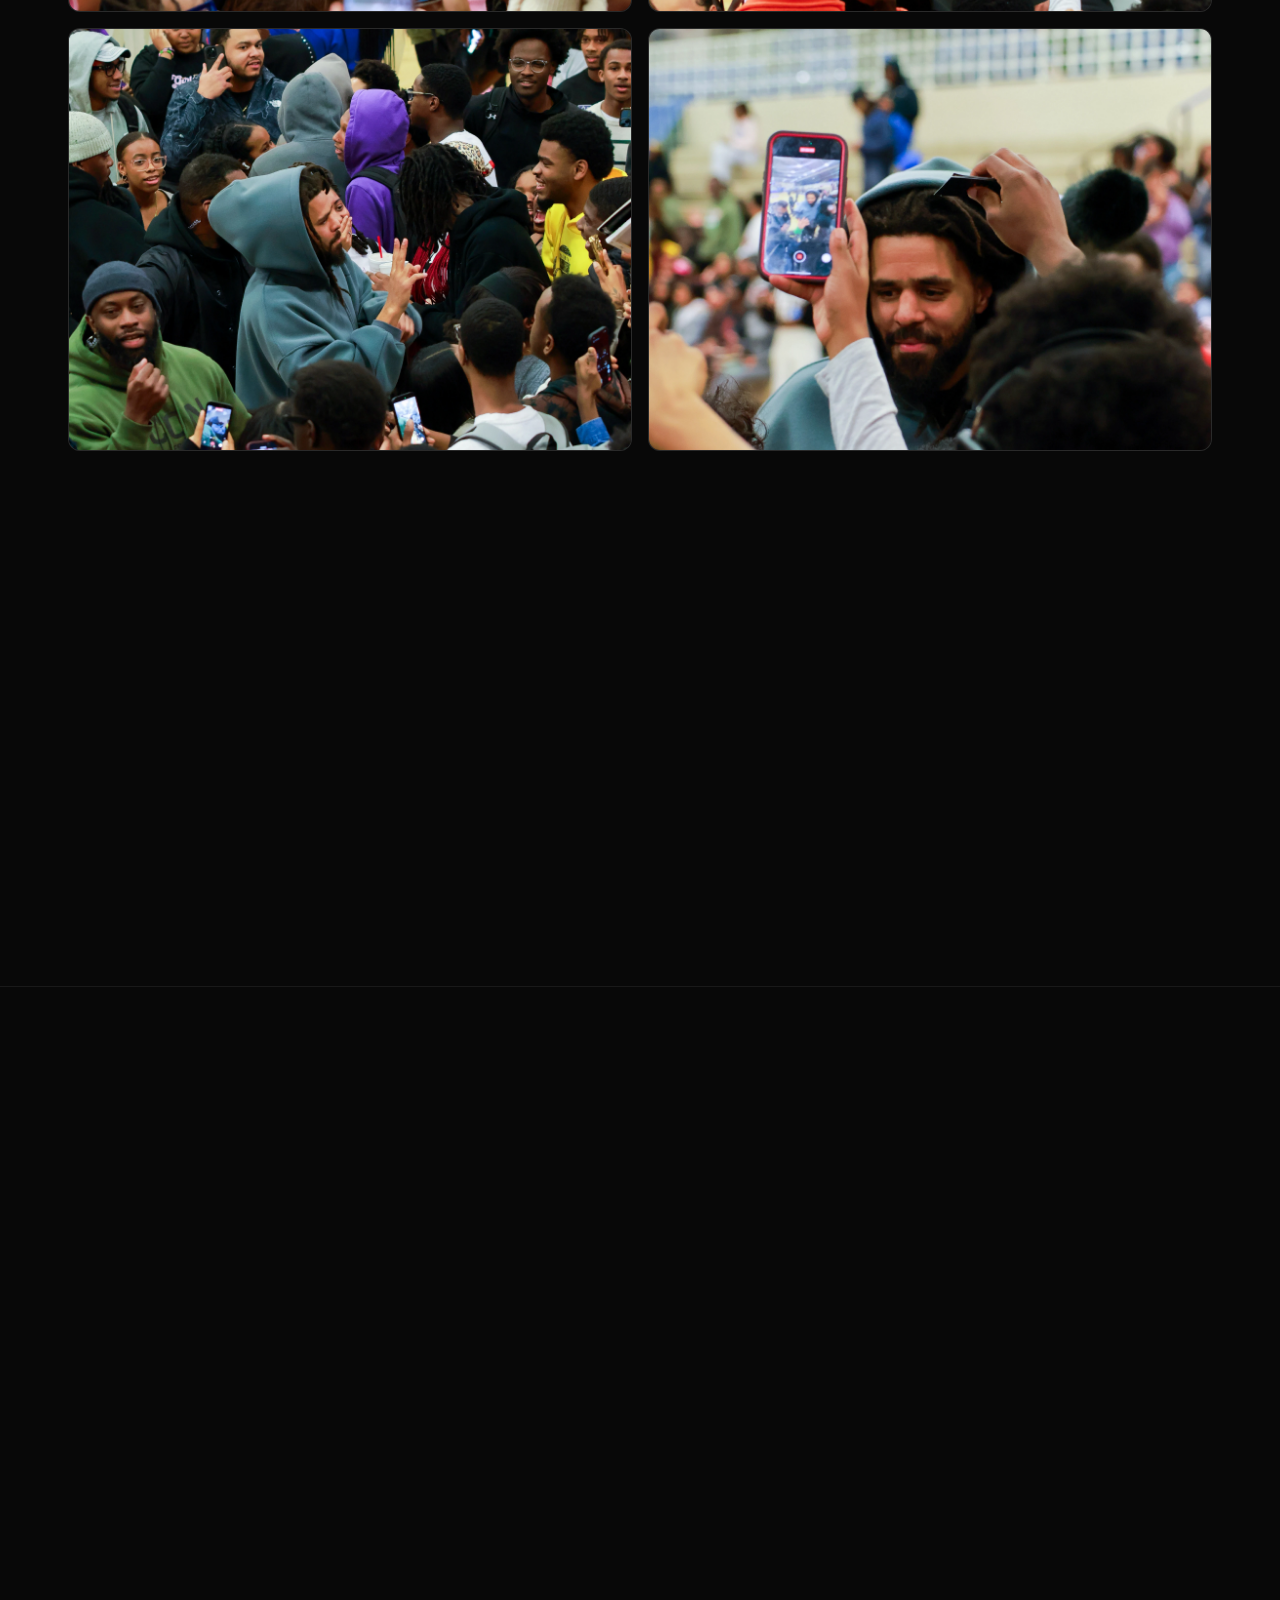
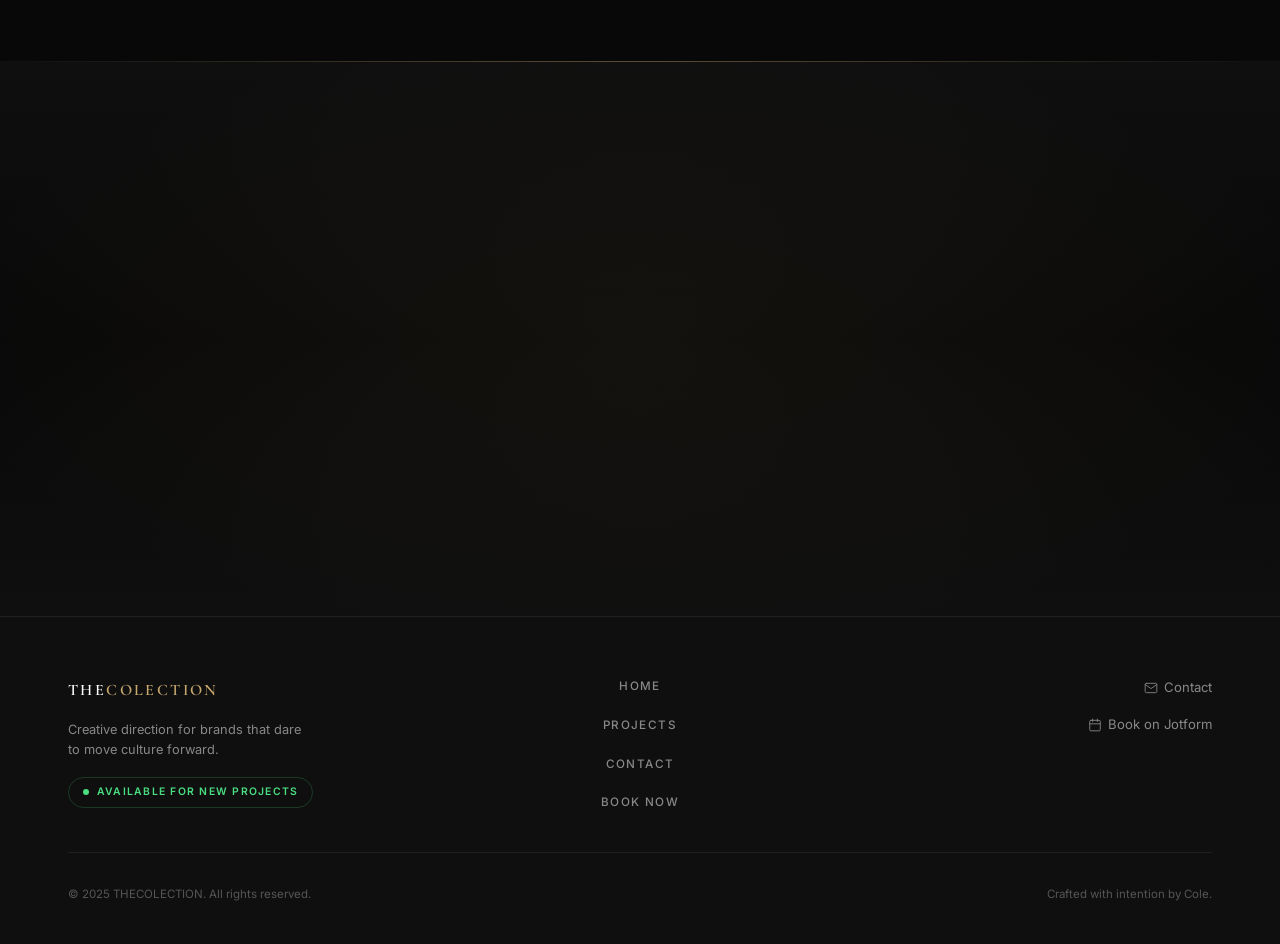
<file: jcole.html>
<!DOCTYPE html>
<html lang="en">
<head>
  <meta charset="UTF-8" />
  <meta name="viewport" content="width=device-width, initial-scale=1.0" />
  <title>J. Cole — THECOLECTION</title>
  <meta name="description" content="A premium visual story capturing J. Cole's surprise visit to TSU in Nashville. Branding and editorial direction by THECOLECTION." />

  <!-- Fonts -->
  <link rel="preconnect" href="https://fonts.googleapis.com" />
  <link rel="preconnect" href="https://fonts.gstatic.com" crossorigin />
  <link href="https://fonts.googleapis.com/css2?family=Cormorant+Garamond:ital,wght@0,300;0,400;0,500;0,600;0,700;1,300;1,400;1,500&family=Inter:wght@300;400;500;600;700&display=swap" rel="stylesheet" />

  <link rel="stylesheet" href="css/style.css" />
</head>
<body>

  <!-- ══════════════════════════════════════════
       NAVIGATION
       ══════════════════════════════════════════ -->
  <nav class="nav" role="navigation" aria-label="Main navigation">
    <div class="container nav-inner">
      <a href="index.html" class="nav-logo">THE<span>COLECTION</span></a>

      <div class="nav-links">
        <a href="projects.html" class="nav-link active">Projects</a>
        <a href="contact.html" class="nav-link">Contact</a>
        <a href="https://form.jotform.com/253236239169058" target="_blank" rel="noopener" class="nav-cta">Book Now</a>
      </div>

      <button class="nav-hamburger" aria-label="Open menu" aria-expanded="false">
        <span></span>
        <span></span>
        <span></span>
      </button>
    </div>
  </nav>

  <!-- Mobile Nav Overlay -->
  <div class="nav-mobile" role="dialog" aria-label="Mobile navigation">
    <a href="projects.html" class="nav-link active">Projects</a>
    <a href="contact.html" class="nav-link">Contact</a>
    <a href="https://form.jotform.com/253236239169058" target="_blank" rel="noopener" class="nav-cta">Book Now</a>
  </div>

  <!-- ══════════════════════════════════════════
       PROJECT HERO
       ══════════════════════════════════════════ -->
  <header class="project-detail-hero" aria-label="Project overview">
    <div class="container">

      <a href="projects.html" class="project-detail-back reveal">
        <svg width="14" height="14" viewBox="0 0 24 24" fill="none" stroke="currentColor" stroke-width="2" stroke-linecap="round" stroke-linejoin="round" aria-hidden="true">
          <path d="M19 12H5M12 19l-7-7 7-7"/>
        </svg>
        Back to Projects
      </a>

      <div class="project-detail-hero-inner">

        <!-- Left: Title & tagline -->
        <div>
          <div class="project-detail-eyebrow reveal reveal-delay-1">Branding</div>
          <h1 class="project-detail-title reveal reveal-delay-2">
            J. Cole <em>Moment.</em>
          </h1>
          <p class="project-detail-tagline reveal reveal-delay-3">
            A polished, story-driven visual experience documenting J. Cole's surprise appearance at Tennessee State University.
          </p>
        </div>

        <!-- Right: Metadata -->
        <aside class="project-detail-meta reveal reveal-delay-2" aria-label="Project details">
          <div class="project-detail-meta-item">
            <div class="project-detail-meta-label">Client</div>
            <div class="project-detail-meta-value">Jermaine Cole</div>
          </div>
          <div class="project-detail-meta-item">
            <div class="project-detail-meta-label">Duration</div>
            <div class="project-detail-meta-value">30 Minutes</div>
          </div>
          <div class="project-detail-meta-item">
            <div class="project-detail-meta-label">Category</div>
            <div class="project-detail-meta-value">Branding</div>
          </div>
          <div class="project-detail-meta-item" style="margin-top: 4px;">
            <a
              href="https://www.instagram.com/reel/DU4oLEvDIxZ/"
              target="_blank"
              rel="noopener"
              class="btn btn-ghost"
              style="font-size: 0.68rem; padding: 10px 22px;"
            >
              Live Preview
              <svg class="arrow" width="14" height="14" viewBox="0 0 24 24" fill="none" stroke="currentColor" stroke-width="2" stroke-linecap="round" stroke-linejoin="round" aria-hidden="true">
                <path d="M5 12h14M12 5l7 7-7 7"/>
              </svg>
            </a>
          </div>
        </aside>

      </div>
    </div>
  </header>

  <!-- ══════════════════════════════════════════
       PROBLEM & SOLUTION
       ══════════════════════════════════════════ -->
  <section class="project-detail-body" aria-label="Project narrative">
    <div class="container">

      <div class="project-detail-columns">

        <!-- The Problem -->
        <div class="project-detail-column reveal">
          <div class="project-detail-col-label">The Problem</div>
          <h2 class="project-detail-col-heading">
            Fast-moving moments that can lose their <em style="font-style:italic; color:var(--gold);">impact</em> without intentional direction.
          </h2>
          <p class="project-detail-col-body">
            High-energy appearances often get captured in a way that feels rushed or disconnected from the story behind the moment. Without a strong visual system, the atmosphere, emotion, and cultural significance can be diluted.
          </p>
        </div>

        <!-- Divider -->
        <div class="project-detail-divider" aria-hidden="true"></div>

        <!-- The Solution -->
        <div class="project-detail-column reveal reveal-delay-1">
          <div class="project-detail-col-label">The Solution</div>
          <h2 class="project-detail-col-heading">
            Editorial pacing built around <em style="font-style:italic; color:var(--gold);">presence.</em>
          </h2>
          <p class="project-detail-col-body">
            The direction blends clean composition, confident framing, and intentional sequence to spotlight J. Cole's surprise TSU visit with clarity and style. Each frame is curated to feel premium, authentic, and connected to the energy of the crowd.
          </p>
        </div>

      </div>

    </div>
  </section>

  <!-- ══════════════════════════════════════════
       IMAGE GALLERY — J. Cole
       ══════════════════════════════════════════ -->
  <section class="project-gallery-section" aria-label="J. Cole photo gallery">
    <div class="container">

      <div class="project-gallery-header reveal">
        <div>
          <div class="section-label" style="margin-bottom: 10px;">Photography</div>
          <h2 class="project-gallery-title">J. Cole <em style="font-style:italic; color:var(--gold);">Gallery</em></h2>
        </div>
        <span class="project-gallery-count">6 Images</span>
      </div>

      <div class="project-gallery-grid">
        <div class="project-gallery-item reveal">
          <img
            src="images/JCole1.jpg.webp"
            alt="J. Cole — portrait one"
            loading="lazy"
          />
        </div>
        <div class="project-gallery-item reveal reveal-delay-1">
          <img
            src="images/JCole2.jpg.webp"
            alt="J. Cole — portrait two"
            loading="lazy"
          />
        </div>
        <div class="project-gallery-item reveal reveal-delay-2">
          <img
            src="images/JCole3.jpg.webp"
            alt="J. Cole — portrait three"
            loading="lazy"
          />
        </div>
        <div class="project-gallery-item reveal reveal-delay-3">
          <img
            src="images/JCole4.jpg.webp"
            alt="J. Cole — portrait four"
            loading="lazy"
          />
        </div>
        <div class="project-gallery-item reveal reveal-delay-4">
          <img
            src="images/JCole5.jpg.webp"
            alt="J. Cole — portrait five"
            loading="lazy"
          />
        </div>
        <div class="project-gallery-item reveal reveal-delay-5">
          <img
            src="images/JCole6.jpg.webp"
            alt="J. Cole — portrait six"
            loading="lazy"
          />
        </div>

      </div>

    </div>
  </section>

  <!-- ══════════════════════════════════════════
       MORE PROJECTS
       ══════════════════════════════════════════ -->
  <section class="project-more-section" aria-label="More projects">
    <div class="container">
      <div class="project-more-inner">

        <div class="project-more-header reveal">
          <div class="project-more-label">More Projects</div>
          <a href="projects.html" class="projects-view-all">
            View All
            <svg viewBox="0 0 24 24" fill="none" stroke-width="2" stroke-linecap="round" stroke-linejoin="round" aria-hidden="true">
              <path d="M5 12h14M12 5l7 7-7 7"/>
            </svg>
          </a>
        </div>

        <div class="project-more-grid">

          <!-- Antoinette's Surprise // UI UX -->
          <a
            href="mscarter.html"
            class="project-card project-card-full reveal"
            aria-label="Antoinette's Surprise UI UX project"
          >
            <div class="project-visual">
              <div class="gradient-placeholder gp-1" style="height:320px;"></div>
              <div class="project-overlay">
                <div class="project-overlay-btn">
                  View Project
                  <svg width="14" height="14" viewBox="0 0 24 24" fill="none" stroke="currentColor" stroke-width="2.5" stroke-linecap="round" stroke-linejoin="round" aria-hidden="true">
                    <path d="M5 12h14M12 5l7 7-7 7"/>
                  </svg>
                </div>
              </div>
            </div>
            <div class="project-info">
              <div class="project-meta">
                <div class="project-category">UI / UX</div>
                <div class="project-title">Antoinette's Surprise</div>
              </div>
              <div class="project-arrow">
                <svg viewBox="0 0 24 24" fill="none" stroke-width="2" stroke-linecap="round" stroke-linejoin="round" aria-hidden="true">
                  <path d="M5 12h14M12 5l7 7-7 7"/>
                </svg>
              </div>
            </div>
          </a>

          <!-- Real Paper Chasers // Branding -->
          <a
            href="paperchasers.html"
            class="project-card project-card-full reveal reveal-delay-1"
            aria-label="Real Paper Chasers Branding project"
          >
            <div class="project-visual">
              <div class="gradient-placeholder gp-5" style="height:320px;"></div>
              <div class="project-overlay">
                <div class="project-overlay-btn">
                  View Project
                  <svg width="14" height="14" viewBox="0 0 24 24" fill="none" stroke="currentColor" stroke-width="2.5" stroke-linecap="round" stroke-linejoin="round" aria-hidden="true">
                    <path d="M5 12h14M12 5l7 7-7 7"/>
                  </svg>
                </div>
              </div>
            </div>
            <div class="project-info">
              <div class="project-meta">
                <div class="project-category">Branding</div>
                <div class="project-title">Real Paper Chasers</div>
              </div>
              <div class="project-arrow">
                <svg viewBox="0 0 24 24" fill="none" stroke-width="2" stroke-linecap="round" stroke-linejoin="round" aria-hidden="true">
                  <path d="M5 12h14M12 5l7 7-7 7"/>
                </svg>
              </div>
            </div>
          </a>

        </div>
      </div>
    </div>
  </section>

  <!-- ══════════════════════════════════════════
       CTA BANNER
       ══════════════════════════════════════════ -->
  <section class="cta-banner" aria-label="Call to action">
    <div class="cta-banner-line"></div>
    <div class="container">
      <div class="cta-banner-inner">
        <div class="cta-banner-eyebrow reveal">Start a Project</div>
        <h2 class="cta-banner-title reveal reveal-delay-1">
          Your Story Deserves to <em>Stand Out.</em>
        </h2>
        <p class="cta-banner-sub reveal reveal-delay-2">
          Ready to create something that moves people? Let's build something worth remembering.
        </p>
        <div class="cta-banner-actions reveal reveal-delay-3">
          <a href="https://form.jotform.com/253236239169058" target="_blank" rel="noopener" class="btn btn-primary">
            Book a Session
            <svg class="arrow" width="16" height="16" viewBox="0 0 24 24" fill="none" stroke="currentColor" stroke-width="2" stroke-linecap="round" stroke-linejoin="round" aria-hidden="true">
              <path d="M5 12h14M12 5l7 7-7 7"/>
            </svg>
          </a>
          <a href="contact.html" class="btn btn-outline">Get in Touch</a>
        </div>
      </div>
    </div>
  </section>

  <!-- ══════════════════════════════════════════
       FOOTER
       ══════════════════════════════════════════ -->
  <footer class="footer" role="contentinfo">
    <div class="container">

      <div class="footer-inner">
        <div class="footer-brand">
          <a href="index.html" class="nav-logo">THE<span>COLECTION</span></a>
          <p class="footer-tagline">Creative direction for brands that dare to move culture forward.</p>
          <div class="footer-status">
            <span class="footer-status-dot"></span>
            Available for New Projects
          </div>
        </div>

        <nav class="footer-nav" aria-label="Footer navigation">
          <a href="index.html" class="footer-nav-link">Home</a>
          <a href="projects.html" class="footer-nav-link">Projects</a>
          <a href="contact.html" class="footer-nav-link">Contact</a>
          <a href="https://form.jotform.com/253236239169058" target="_blank" rel="noopener" class="footer-nav-link">Book Now</a>
        </nav>

        <div class="footer-right">
          <a href="contact.html" class="footer-contact-link">
            <svg width="14" height="14" viewBox="0 0 24 24" fill="none" stroke="currentColor" stroke-width="1.5" stroke-linecap="round" stroke-linejoin="round" aria-hidden="true">
              <path d="M4 4h16c1.1 0 2 .9 2 2v12c0 1.1-.9 2-2 2H4c-1.1 0-2-.9-2-2V6c0-1.1.9-2 2-2z"/><polyline points="22,6 12,13 2,6"/>
            </svg>
            Contact
          </a>
          <a href="https://form.jotform.com/253236239169058" target="_blank" rel="noopener" class="footer-contact-link">
            <svg width="14" height="14" viewBox="0 0 24 24" fill="none" stroke="currentColor" stroke-width="1.5" stroke-linecap="round" stroke-linejoin="round" aria-hidden="true">
              <rect x="3" y="4" width="18" height="18" rx="2" ry="2"/><line x1="16" y1="2" x2="16" y2="6"/><line x1="8" y1="2" x2="8" y2="6"/><line x1="3" y1="10" x2="21" y2="10"/>
            </svg>
            Book on Jotform
          </a>
        </div>
      </div>

      <div class="footer-bottom">
        <p class="footer-copy">&copy; 2025 THECOLECTION. All rights reserved.</p>
        <p class="footer-made">Crafted with intention by Cole.</p>
      </div>

    </div>
  </footer>

  <script src="js/main.js"></script>
</body>
</html>
</file>
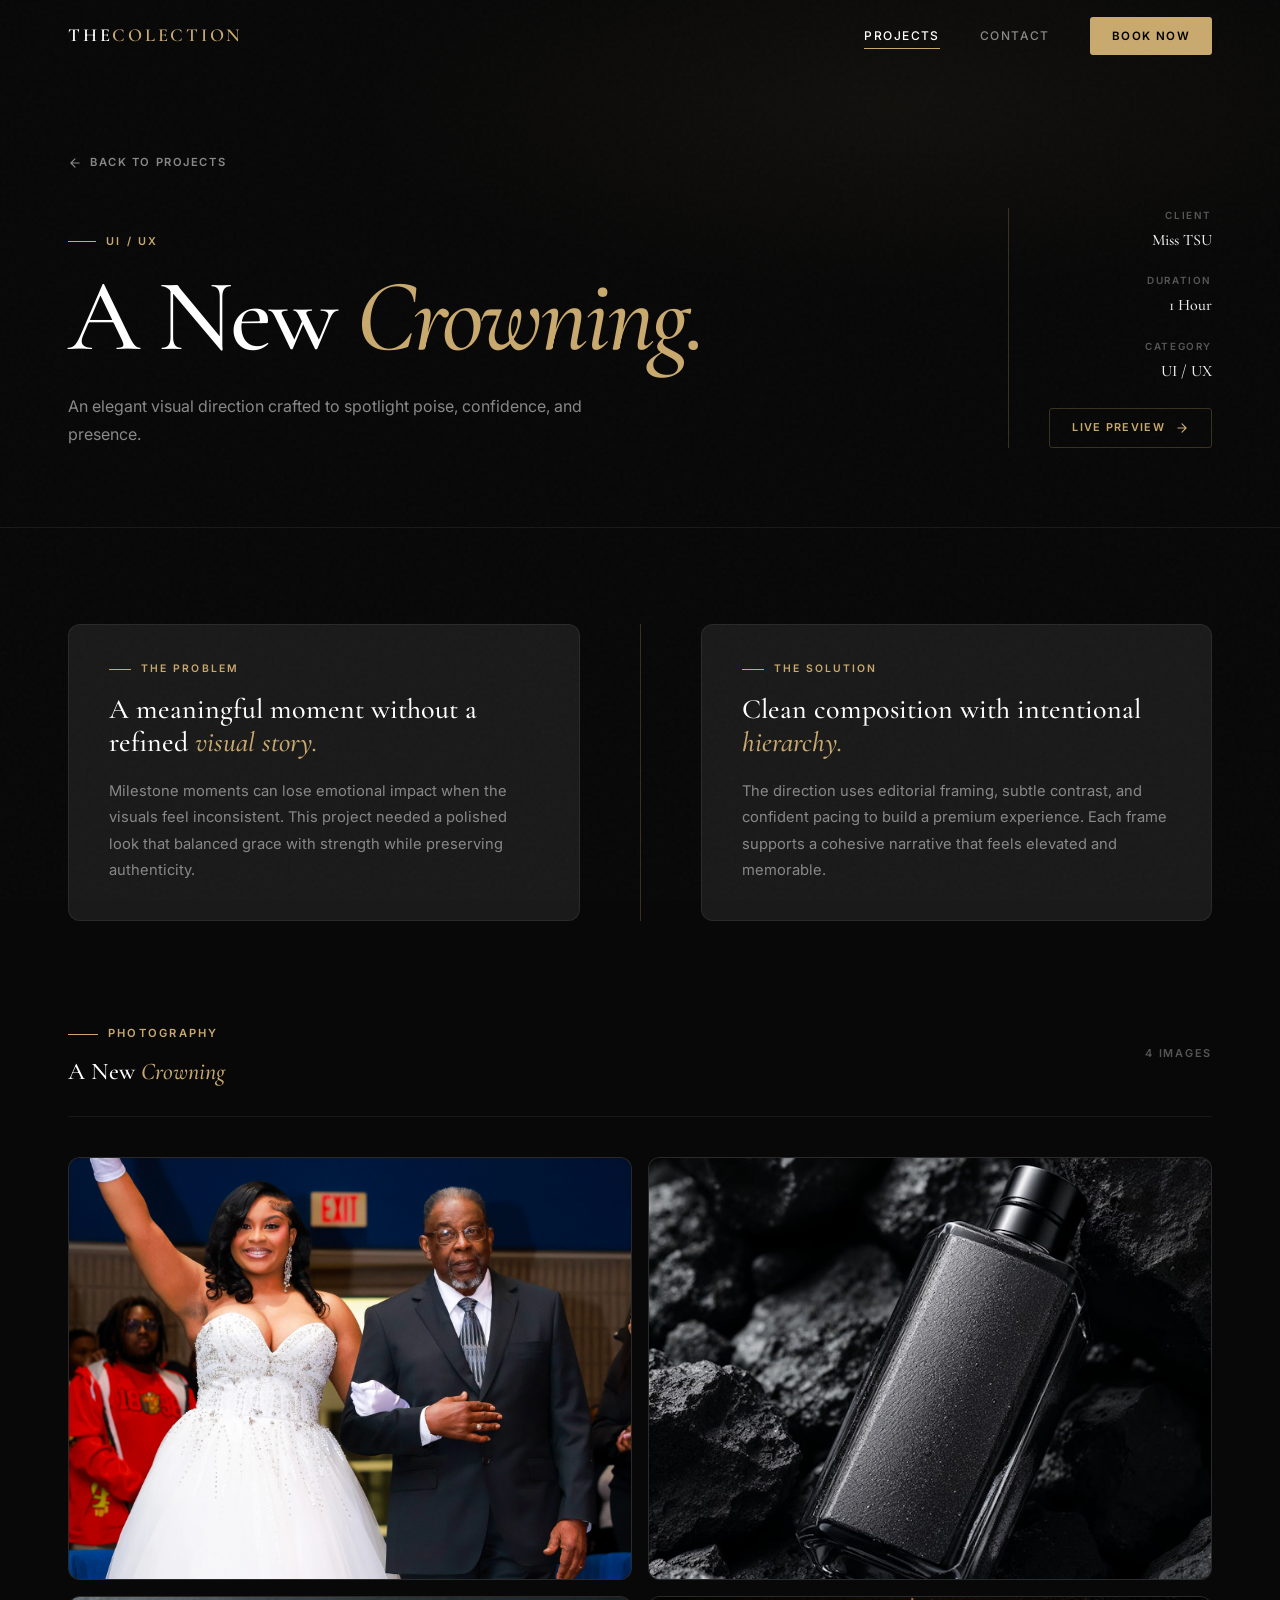
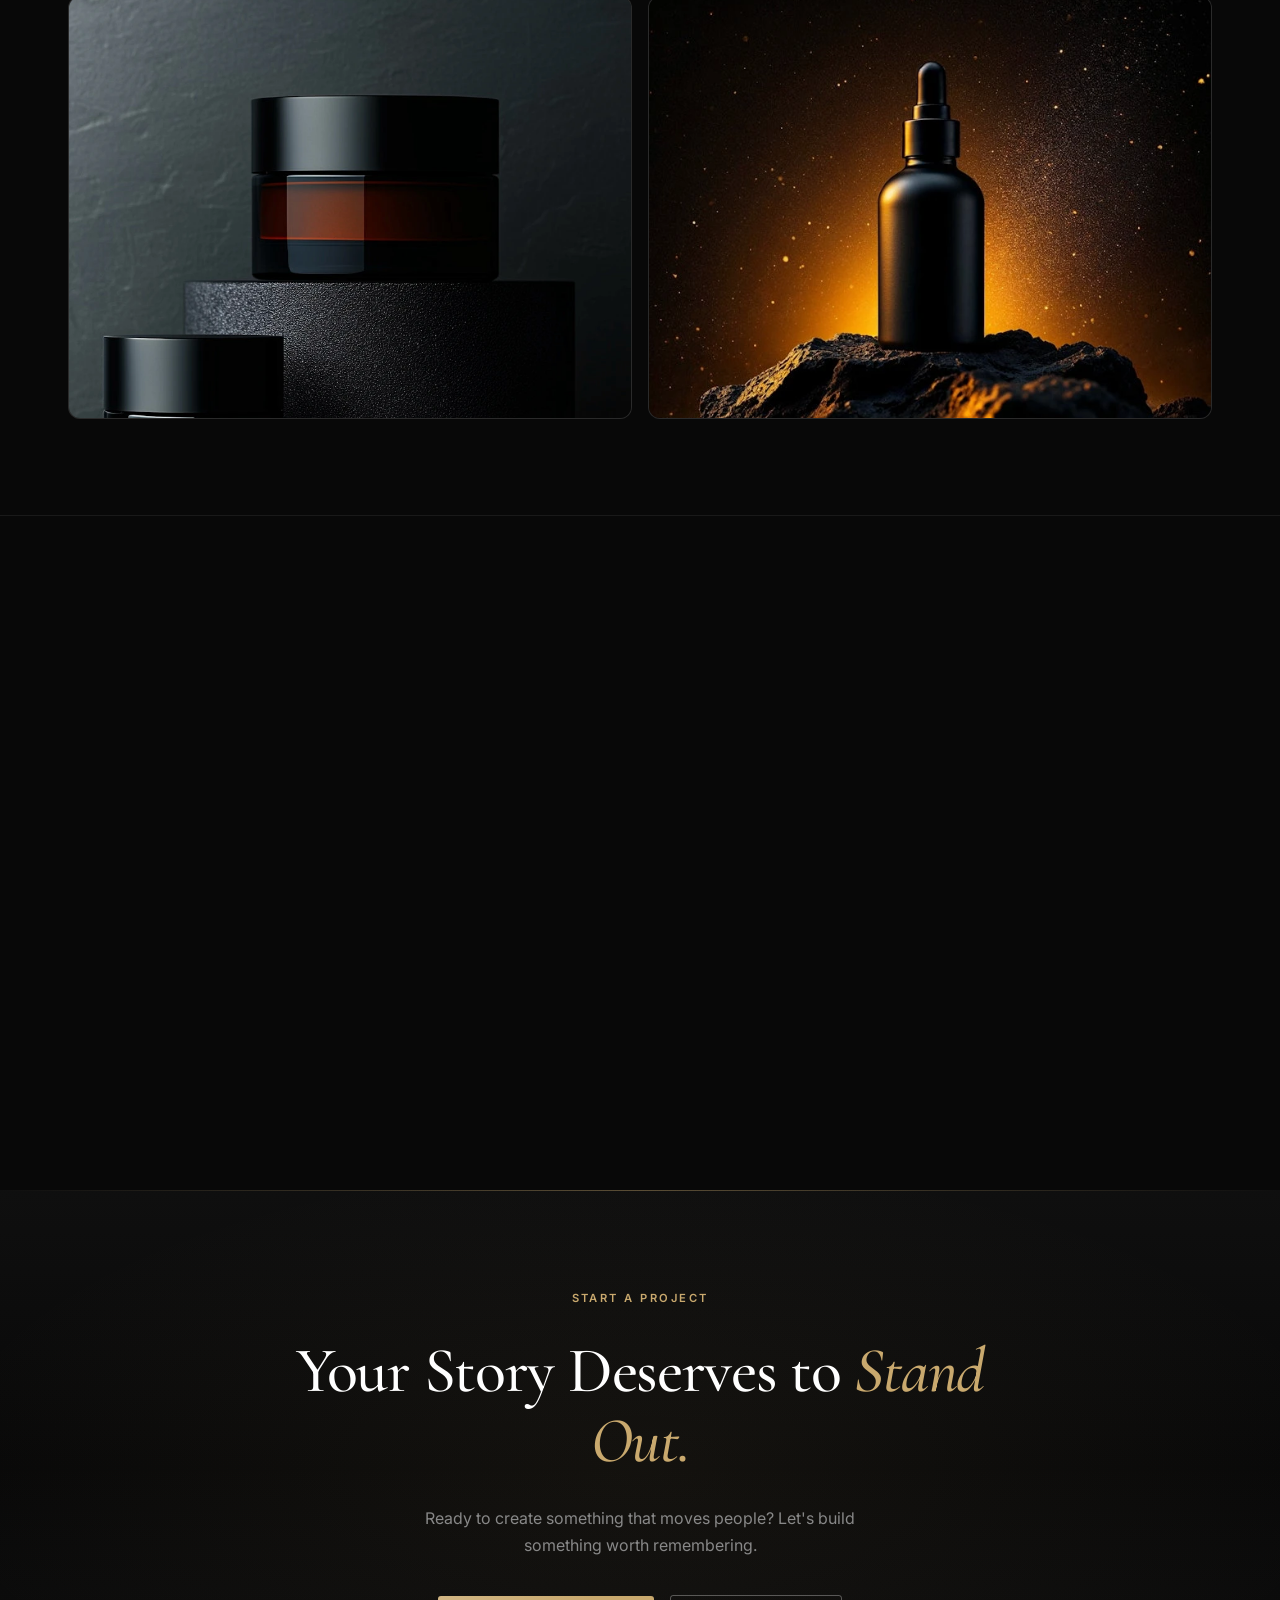
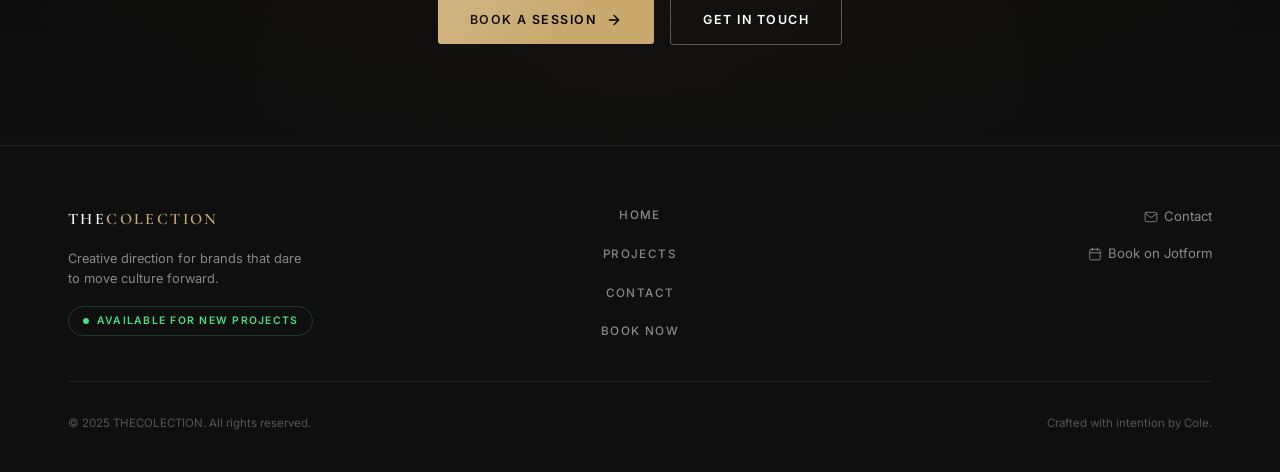
<file: misstsu.html>
<!DOCTYPE html>
<html lang="en">
<head>
  <meta charset="UTF-8" />
  <meta name="viewport" content="width=device-width, initial-scale=1.0" />
  <title>A New Crowning — THECOLECTION</title>
  <meta name="description" content="A New Crowning is a polished UI/UX visual project celebrating confidence, elegance, and identity through intentional creative direction." />
  <link rel="preconnect" href="https://fonts.googleapis.com" />
  <link rel="preconnect" href="https://fonts.gstatic.com" crossorigin />
  <link href="https://fonts.googleapis.com/css2?family=Cormorant+Garamond:ital,wght@0,300;0,400;0,500;0,600;0,700;1,300;1,400;1,500&family=Inter:wght@300;400;500;600;700&display=swap" rel="stylesheet" />
  <link rel="stylesheet" href="css/style.css" />
</head>
<body>
  <nav class="nav" role="navigation" aria-label="Main navigation">
    <div class="container nav-inner">
      <a href="index.html" class="nav-logo">THE<span>COLECTION</span></a>
      <div class="nav-links">
        <a href="projects.html" class="nav-link active">Projects</a>
        <a href="contact.html" class="nav-link">Contact</a>
        <a href="https://form.jotform.com/253236239169058" target="_blank" rel="noopener" class="nav-cta">Book Now</a>
      </div>
      <button class="nav-hamburger" aria-label="Open menu" aria-expanded="false">
        <span></span><span></span><span></span>
      </button>
    </div>
  </nav>
  <div class="nav-mobile" role="dialog" aria-label="Mobile navigation">
    <a href="projects.html" class="nav-link active">Projects</a>
    <a href="contact.html" class="nav-link">Contact</a>
    <a href="https://form.jotform.com/253236239169058" target="_blank" rel="noopener" class="nav-cta">Book Now</a>
  </div>

  <header class="project-detail-hero" aria-label="Project overview">
    <div class="container">
      <a href="projects.html" class="project-detail-back reveal">
        <svg width="14" height="14" viewBox="0 0 24 24" fill="none" stroke="currentColor" stroke-width="2" stroke-linecap="round" stroke-linejoin="round" aria-hidden="true"><path d="M19 12H5M12 19l-7-7 7-7"/></svg>
        Back to Projects
      </a>
      <div class="project-detail-hero-inner">
        <div>
          <div class="project-detail-eyebrow reveal reveal-delay-1">UI / UX</div>
          <h1 class="project-detail-title reveal reveal-delay-2">A New <em>Crowning.</em></h1>
          <p class="project-detail-tagline reveal reveal-delay-3">An elegant visual direction crafted to spotlight poise, confidence, and presence.</p>
        </div>
        <aside class="project-detail-meta reveal reveal-delay-2" aria-label="Project details">
          <div class="project-detail-meta-item"><div class="project-detail-meta-label">Client</div><div class="project-detail-meta-value">Miss TSU</div></div>
          <div class="project-detail-meta-item"><div class="project-detail-meta-label">Duration</div><div class="project-detail-meta-value">1 Hour</div></div>
          <div class="project-detail-meta-item"><div class="project-detail-meta-label">Category</div><div class="project-detail-meta-value">UI / UX</div></div>
          <div class="project-detail-meta-item" style="margin-top: 4px;">
            <a href="misstsu.html" class="btn btn-ghost" style="font-size: 0.68rem; padding: 10px 22px;">Live Preview
              <svg class="arrow" width="14" height="14" viewBox="0 0 24 24" fill="none" stroke="currentColor" stroke-width="2" stroke-linecap="round" stroke-linejoin="round" aria-hidden="true"><path d="M5 12h14M12 5l7 7-7 7"/></svg>
            </a>
          </div>
        </aside>
      </div>
    </div>
  </header>

  <section class="project-detail-body" aria-label="Project narrative">
    <div class="container">
      <div class="project-detail-columns">
        <div class="project-detail-column reveal">
          <div class="project-detail-col-label">The Problem</div>
          <h2 class="project-detail-col-heading">A meaningful moment without a refined <em style="font-style:italic; color:var(--gold);">visual story.</em></h2>
          <p class="project-detail-col-body">Milestone moments can lose emotional impact when the visuals feel inconsistent. This project needed a polished look that balanced grace with strength while preserving authenticity.</p>
        </div>
        <div class="project-detail-divider" aria-hidden="true"></div>
        <div class="project-detail-column reveal reveal-delay-1">
          <div class="project-detail-col-label">The Solution</div>
          <h2 class="project-detail-col-heading">Clean composition with intentional <em style="font-style:italic; color:var(--gold);">hierarchy.</em></h2>
          <p class="project-detail-col-body">The direction uses editorial framing, subtle contrast, and confident pacing to build a premium experience. Each frame supports a cohesive narrative that feels elevated and memorable.</p>
        </div>
      </div>
    </div>
  </section>

  <section class="project-gallery-section" aria-label="A New Crowning photo gallery">
    <div class="container">
      <div class="project-gallery-header reveal">
        <div>
          <div class="section-label" style="margin-bottom: 10px;">Photography</div>
          <h2 class="project-gallery-title">A New <em style="font-style:italic; color:var(--gold);">Crowning</em></h2>
        </div>
        <span class="project-gallery-count">4 Images</span>
      </div>
      <div class="project-gallery-grid">
        <div class="project-gallery-item reveal"><img src="images/misstsu1.jpg.webp" alt="A New Crowning visual one" loading="lazy" /></div>
        <div class="project-gallery-item reveal reveal-delay-1"><img src="images/misstsu2.jpeg" alt="A New Crowning visual two" loading="lazy" /></div>
        <div class="project-gallery-item reveal reveal-delay-2"><img src="images/misstsu3.jpeg.webp" alt="A New Crowning visual three" loading="lazy" /></div>
        <div class="project-gallery-item reveal reveal-delay-3"><img src="images/misstsu4.jpeg.webp" alt="A New Crowning visual four" loading="lazy" /></div>
      </div>
    </div>
  </section>

  <section class="project-more-section" aria-label="More projects">
    <div class="container">
      <div class="project-more-inner">
        <div class="project-more-header reveal">
          <div class="project-more-label">More Projects</div>
          <a href="projects.html" class="projects-view-all">View All
            <svg viewBox="0 0 24 24" fill="none" stroke-width="2" stroke-linecap="round" stroke-linejoin="round" aria-hidden="true"><path d="M5 12h14M12 5l7 7-7 7"/></svg>
          </a>
        </div>
        <div class="project-more-grid">
          <a href="jcole.html" class="project-card project-card-full reveal" aria-label="J. Cole Branding project">
            <div class="project-visual"><div class="gradient-placeholder gp-1" style="height:320px;"></div><div class="project-overlay"><div class="project-overlay-btn">View Project
              <svg width="14" height="14" viewBox="0 0 24 24" fill="none" stroke="currentColor" stroke-width="2.5" stroke-linecap="round" stroke-linejoin="round" aria-hidden="true"><path d="M5 12h14M12 5l7 7-7 7"/></svg>
            </div></div></div>
            <div class="project-info"><div class="project-meta"><div class="project-category">Branding</div><div class="project-title">J. Cole // Brand Identity</div></div><div class="project-arrow"><svg viewBox="0 0 24 24" fill="none" stroke-width="2" stroke-linecap="round" stroke-linejoin="round" aria-hidden="true"><path d="M5 12h14M12 5l7 7-7 7"/></svg></div></div>
          </a>
          <a href="paperchasers.html" class="project-card project-card-full reveal reveal-delay-1" aria-label="Real Paper Chasers Branding project">
            <div class="project-visual"><div class="gradient-placeholder gp-5" style="height:320px;"></div><div class="project-overlay"><div class="project-overlay-btn">View Project
              <svg width="14" height="14" viewBox="0 0 24 24" fill="none" stroke="currentColor" stroke-width="2.5" stroke-linecap="round" stroke-linejoin="round" aria-hidden="true"><path d="M5 12h14M12 5l7 7-7 7"/></svg>
            </div></div></div>
            <div class="project-info"><div class="project-meta"><div class="project-category">Branding</div><div class="project-title">Real Paper Chasers</div></div><div class="project-arrow"><svg viewBox="0 0 24 24" fill="none" stroke-width="2" stroke-linecap="round" stroke-linejoin="round" aria-hidden="true"><path d="M5 12h14M12 5l7 7-7 7"/></svg></div></div>
          </a>
        </div>
      </div>
    </div>
  </section>

  <section class="cta-banner" aria-label="Call to action">
    <div class="cta-banner-line"></div>
    <div class="container">
      <div class="cta-banner-inner">
        <div class="cta-banner-eyebrow reveal">Start a Project</div>
        <h2 class="cta-banner-title reveal reveal-delay-1">Your Story Deserves to <em>Stand Out.</em></h2>
        <p class="cta-banner-sub reveal reveal-delay-2">Ready to create something that moves people? Let's build something worth remembering.</p>
        <div class="cta-banner-actions reveal reveal-delay-3">
          <a href="https://form.jotform.com/253236239169058" target="_blank" rel="noopener" class="btn btn-primary">Book a Session
            <svg class="arrow" width="16" height="16" viewBox="0 0 24 24" fill="none" stroke="currentColor" stroke-width="2" stroke-linecap="round" stroke-linejoin="round" aria-hidden="true"><path d="M5 12h14M12 5l7 7-7 7"/></svg>
          </a>
          <a href="contact.html" class="btn btn-outline">Get in Touch</a>
        </div>
      </div>
    </div>
  </section>

  <footer class="footer" role="contentinfo">
    <div class="container">
      <div class="footer-inner">
        <div class="footer-brand">
          <a href="index.html" class="nav-logo">THE<span>COLECTION</span></a>
          <p class="footer-tagline">Creative direction for brands that dare to move culture forward.</p>
          <div class="footer-status"><span class="footer-status-dot"></span>Available for New Projects</div>
        </div>
        <nav class="footer-nav" aria-label="Footer navigation">
          <a href="index.html" class="footer-nav-link">Home</a>
          <a href="projects.html" class="footer-nav-link">Projects</a>
          <a href="contact.html" class="footer-nav-link">Contact</a>
          <a href="https://form.jotform.com/253236239169058" target="_blank" rel="noopener" class="footer-nav-link">Book Now</a>
        </nav>
        <div class="footer-right">
          <a href="contact.html" class="footer-contact-link"><svg width="14" height="14" viewBox="0 0 24 24" fill="none" stroke="currentColor" stroke-width="1.5" stroke-linecap="round" stroke-linejoin="round" aria-hidden="true"><path d="M4 4h16c1.1 0 2 .9 2 2v12c0 1.1-.9 2-2 2H4c-1.1 0-2-.9-2-2V6c0-1.1.9-2 2-2z"/><polyline points="22,6 12,13 2,6"/></svg>Contact</a>
          <a href="https://form.jotform.com/253236239169058" target="_blank" rel="noopener" class="footer-contact-link"><svg width="14" height="14" viewBox="0 0 24 24" fill="none" stroke="currentColor" stroke-width="1.5" stroke-linecap="round" stroke-linejoin="round" aria-hidden="true"><rect x="3" y="4" width="18" height="18" rx="2" ry="2"/><line x1="16" y1="2" x2="16" y2="6"/><line x1="8" y1="2" x2="8" y2="6"/><line x1="3" y1="10" x2="21" y2="10"/></svg>Book on Jotform</a>
        </div>
      </div>
      <div class="footer-bottom">
        <p class="footer-copy">&copy; 2025 THECOLECTION. All rights reserved.</p>
        <p class="footer-made">Crafted with intention by Cole.</p>
      </div>
    </div>
  </footer>

  <script src="js/main.js"></script>
</body>
</html>
</file>
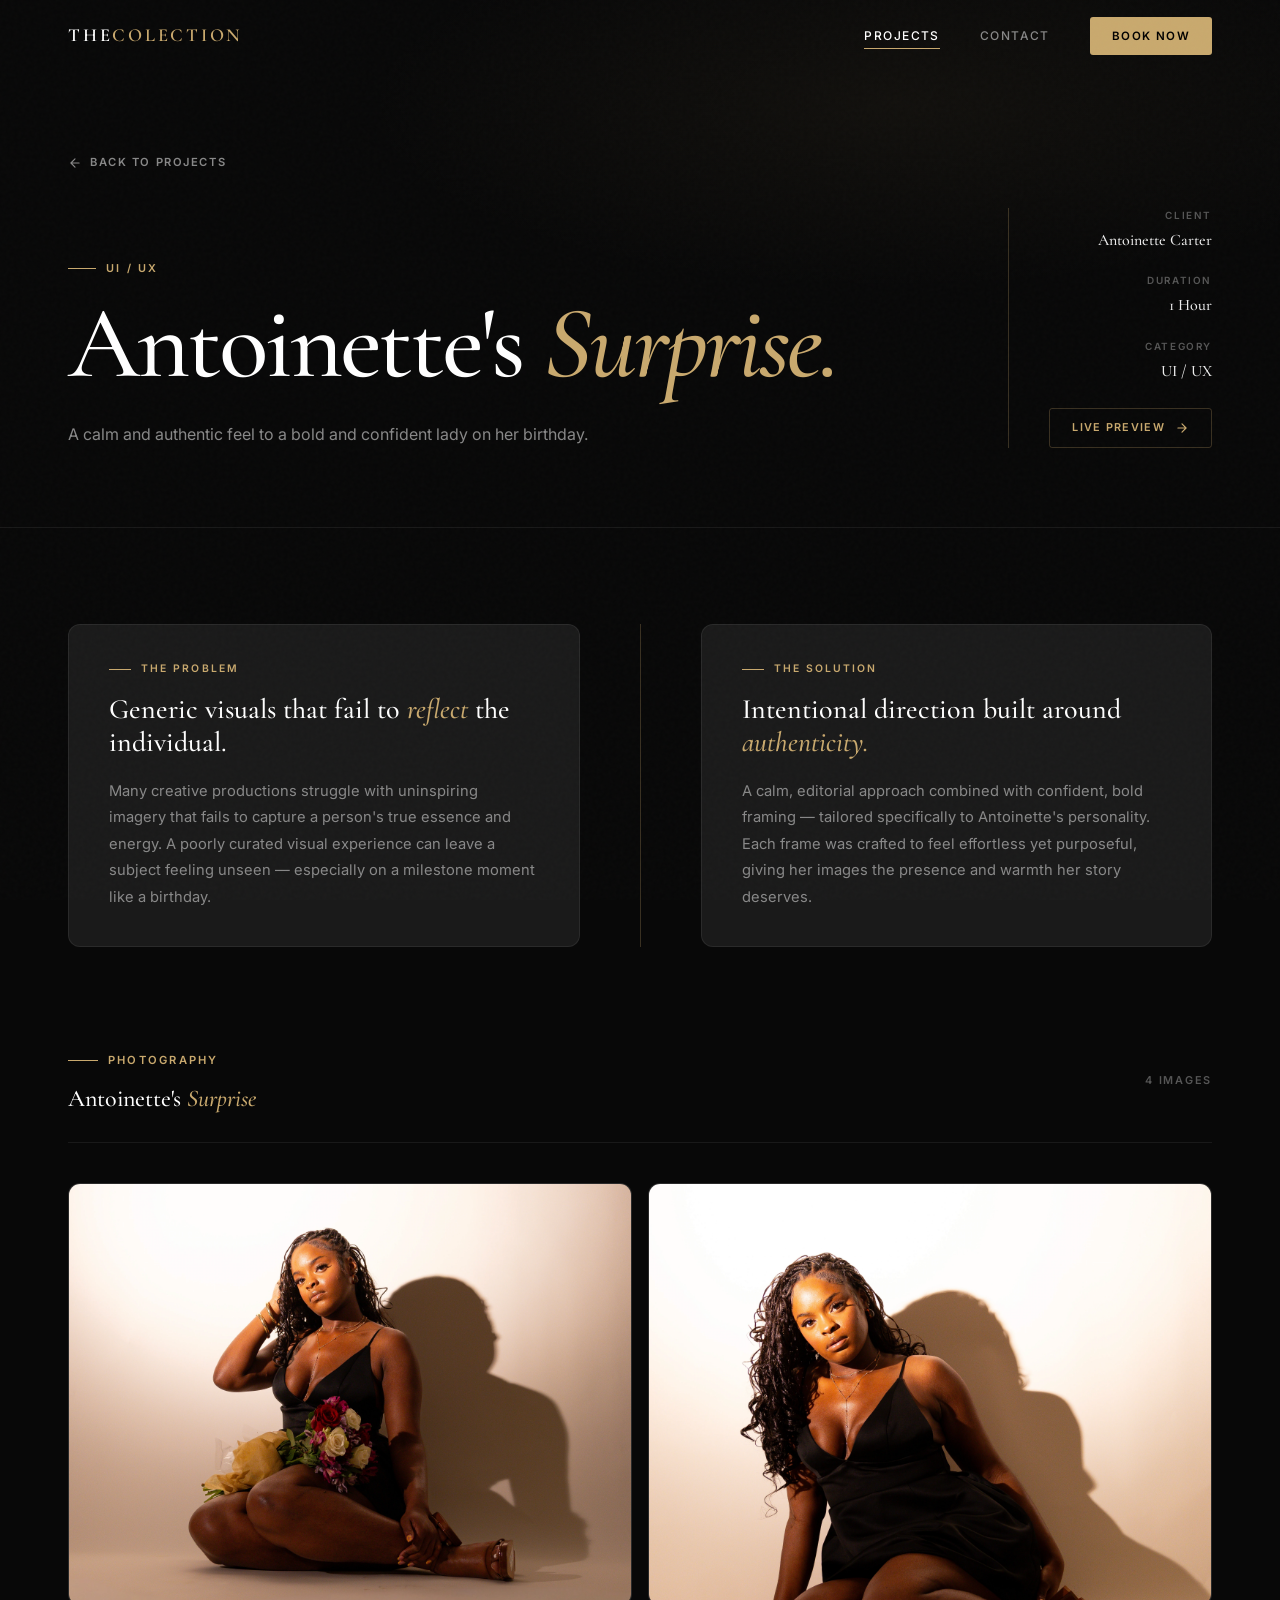
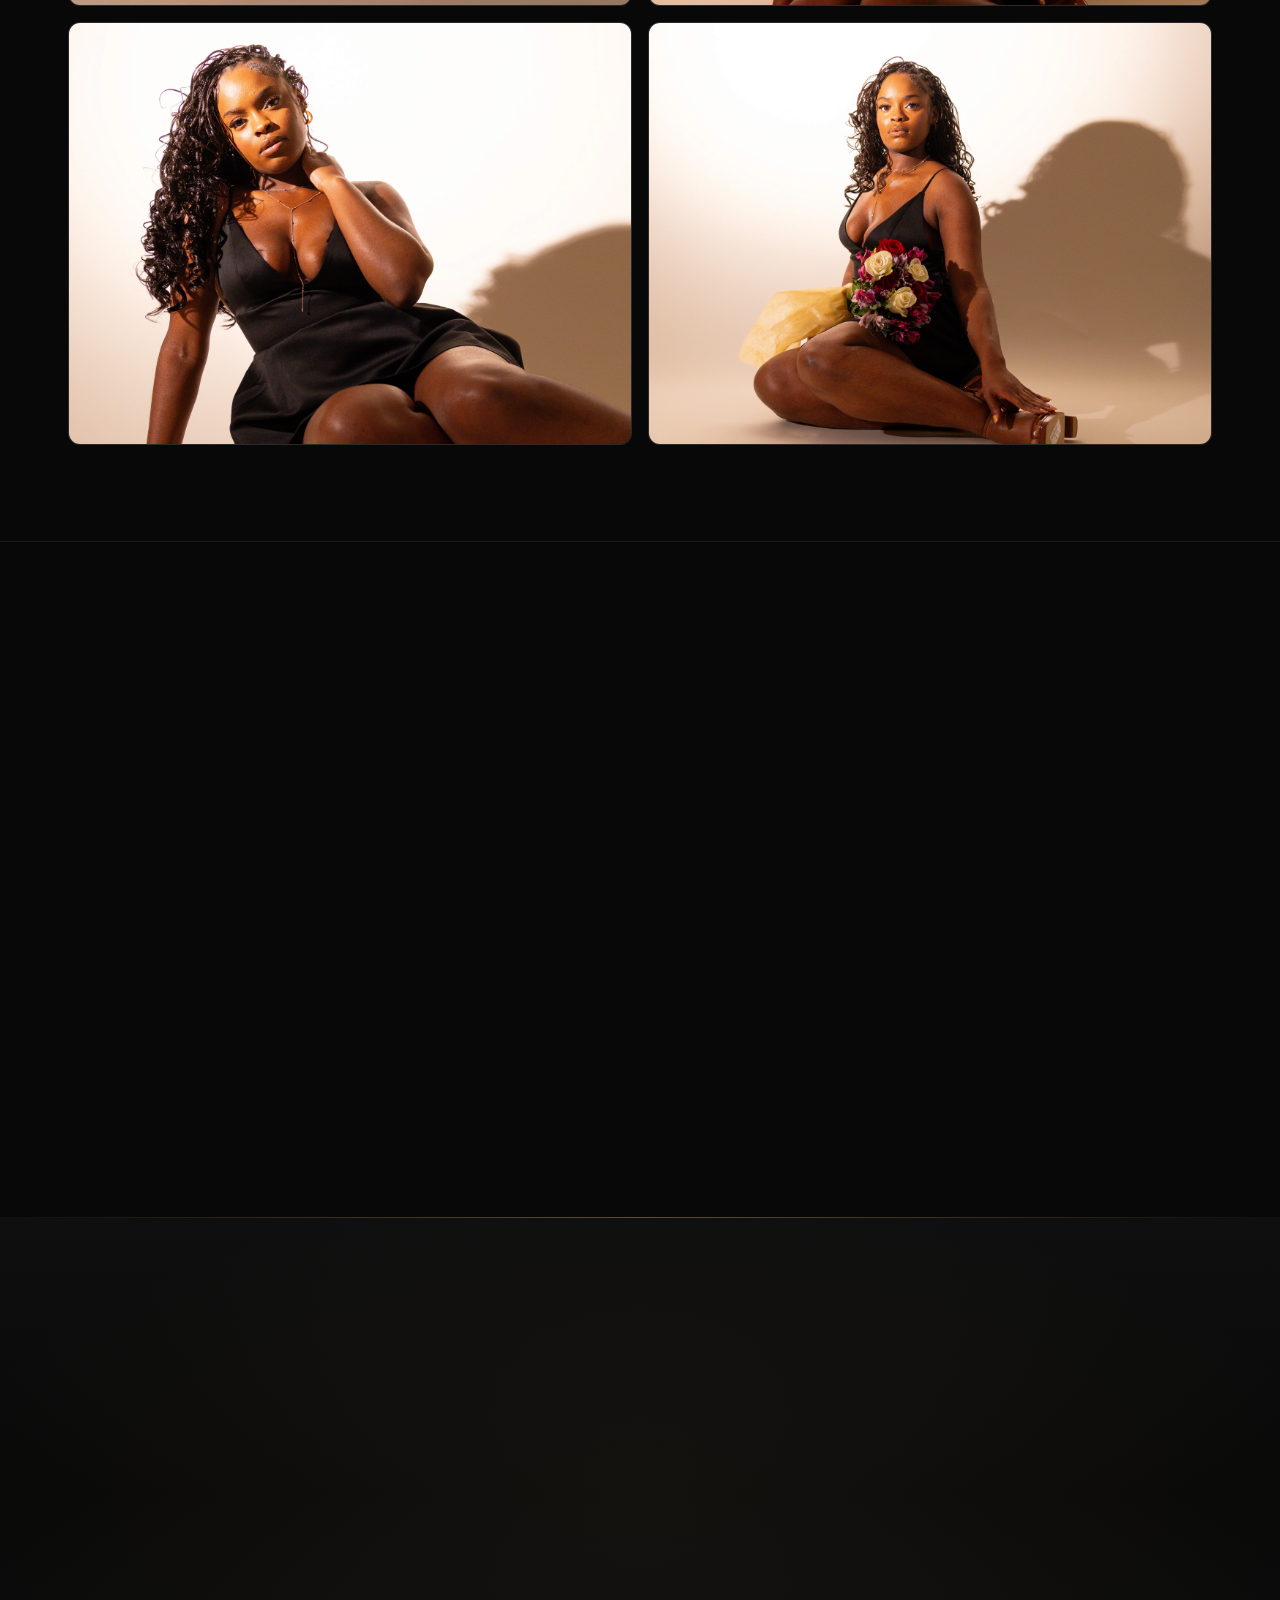
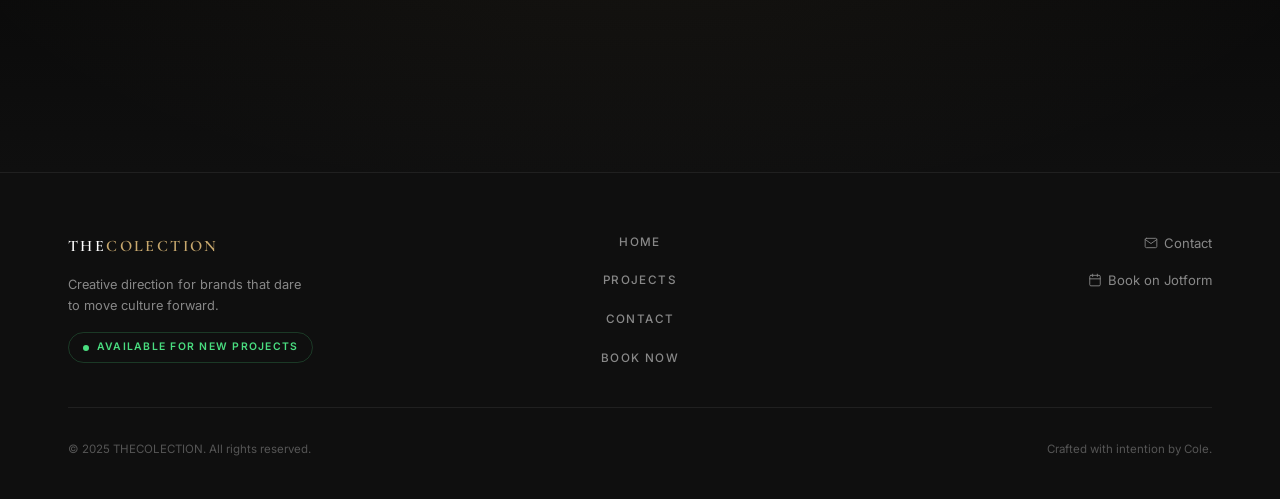
<file: mscarter.html>
<!DOCTYPE html>
<html lang="en">
<head>
  <meta charset="UTF-8" />
  <meta name="viewport" content="width=device-width, initial-scale=1.0" />
  <title>Antoinette's Surprise — THECOLECTION</title>
  <meta name="description" content="A calm and authentic feel to a bold and confident lady on her birthday. UI/UX project by THECOLECTION." />

  <!-- Fonts -->
  <link rel="preconnect" href="https://fonts.googleapis.com" />
  <link rel="preconnect" href="https://fonts.gstatic.com" crossorigin />
  <link href="https://fonts.googleapis.com/css2?family=Cormorant+Garamond:ital,wght@0,300;0,400;0,500;0,600;0,700;1,300;1,400;1,500&family=Inter:wght@300;400;500;600;700&display=swap" rel="stylesheet" />

  <link rel="stylesheet" href="css/style.css" />
</head>
<body>

  <!-- ══════════════════════════════════════════
       NAVIGATION
       ══════════════════════════════════════════ -->
  <nav class="nav" role="navigation" aria-label="Main navigation">
    <div class="container nav-inner">
      <a href="index.html" class="nav-logo">THE<span>COLECTION</span></a>

      <div class="nav-links">
        <a href="projects.html" class="nav-link active">Projects</a>
        <a href="contact.html" class="nav-link">Contact</a>
        <a href="https://form.jotform.com/253236239169058" target="_blank" rel="noopener" class="nav-cta">Book Now</a>
      </div>

      <button class="nav-hamburger" aria-label="Open menu" aria-expanded="false">
        <span></span>
        <span></span>
        <span></span>
      </button>
    </div>
  </nav>

  <!-- Mobile Nav Overlay -->
  <div class="nav-mobile" role="dialog" aria-label="Mobile navigation">
    <a href="projects.html" class="nav-link active">Projects</a>
    <a href="contact.html" class="nav-link">Contact</a>
    <a href="https://form.jotform.com/253236239169058" target="_blank" rel="noopener" class="nav-cta">Book Now</a>
  </div>

  <!-- ══════════════════════════════════════════
       PROJECT HERO
       ══════════════════════════════════════════ -->
  <header class="project-detail-hero" aria-label="Project overview">
    <div class="container">

      <a href="projects.html" class="project-detail-back reveal">
        <svg width="14" height="14" viewBox="0 0 24 24" fill="none" stroke="currentColor" stroke-width="2" stroke-linecap="round" stroke-linejoin="round" aria-hidden="true">
          <path d="M19 12H5M12 19l-7-7 7-7"/>
        </svg>
        Back to Projects
      </a>

      <div class="project-detail-hero-inner">

        <!-- Left: Title & tagline -->
        <div>
          <div class="project-detail-eyebrow reveal reveal-delay-1">UI / UX</div>
          <h1 class="project-detail-title reveal reveal-delay-2">
            Antoinette's <em>Surprise.</em>
          </h1>
          <p class="project-detail-tagline reveal reveal-delay-3">
            A calm and authentic feel to a bold and confident lady on her birthday.
          </p>
        </div>

        <!-- Right: Metadata -->
        <aside class="project-detail-meta reveal reveal-delay-2" aria-label="Project details">
          <div class="project-detail-meta-item">
            <div class="project-detail-meta-label">Client</div>
            <div class="project-detail-meta-value">Antoinette Carter</div>
          </div>
          <div class="project-detail-meta-item">
            <div class="project-detail-meta-label">Duration</div>
            <div class="project-detail-meta-value">1 Hour</div>
          </div>
          <div class="project-detail-meta-item">
            <div class="project-detail-meta-label">Category</div>
            <div class="project-detail-meta-value">UI / UX</div>
          </div>
          <div class="project-detail-meta-item" style="margin-top: 4px;">
            <a
              href="https://www.instagram.com/p/DVZ3dBfDpej/?img_index=1"
              target="_blank"
              rel="noopener"
              class="btn btn-ghost"
              style="font-size: 0.68rem; padding: 10px 22px;"
            >
              Live Preview
              <svg class="arrow" width="14" height="14" viewBox="0 0 24 24" fill="none" stroke="currentColor" stroke-width="2" stroke-linecap="round" stroke-linejoin="round" aria-hidden="true">
                <path d="M5 12h14M12 5l7 7-7 7"/>
              </svg>
            </a>
          </div>
        </aside>

      </div>
    </div>
  </header>

  <!-- ══════════════════════════════════════════
       PROBLEM & SOLUTION
       ══════════════════════════════════════════ -->
  <section class="project-detail-body" aria-label="Project narrative">
    <div class="container">

      <div class="project-detail-columns">

        <!-- The Problem -->
        <div class="project-detail-column reveal">
          <div class="project-detail-col-label">The Problem</div>
          <h2 class="project-detail-col-heading">
            Generic visuals that fail to <em style="font-style:italic; color:var(--gold);">reflect</em> the individual.
          </h2>
          <p class="project-detail-col-body">
            Many creative productions struggle with uninspiring imagery that fails to capture a person's true essence and energy. A poorly curated visual experience can leave a subject feeling unseen — especially on a milestone moment like a birthday.
          </p>
        </div>

        <!-- Divider -->
        <div class="project-detail-divider" aria-hidden="true"></div>

        <!-- The Solution -->
        <div class="project-detail-column reveal reveal-delay-1">
          <div class="project-detail-col-label">The Solution</div>
          <h2 class="project-detail-col-heading">
            Intentional direction built around <em style="font-style:italic; color:var(--gold);">authenticity.</em>
          </h2>
          <p class="project-detail-col-body">
            A calm, editorial approach combined with confident, bold framing — tailored specifically to Antoinette's personality. Each frame was crafted to feel effortless yet purposeful, giving her images the presence and warmth her story deserves.
          </p>
        </div>

      </div>

    </div>
  </section>

  <!-- ══════════════════════════════════════════
       IMAGE GALLERY — Antoinette's Surprise
       ══════════════════════════════════════════ -->
  <section class="project-gallery-section" aria-label="Antoinette's Surprise photo gallery">
    <div class="container">

      <div class="project-gallery-header reveal">
        <div>
          <div class="section-label" style="margin-bottom: 10px;">Photography</div>
          <h2 class="project-gallery-title">Antoinette's <em style="font-style:italic; color:var(--gold);">Surprise</em></h2>
        </div>
        <span class="project-gallery-count">4 Images</span>
      </div>

      <div class="project-gallery-grid">
        <div class="project-gallery-item reveal">
          <img
            src="images/Antoinette1.jpg.webp.jpg.webp"
            alt="Antoinette Carter — portrait one"
            loading="lazy"
          />
        </div>
        <div class="project-gallery-item reveal reveal-delay-1">
          <img
            src="images/Antoinette2.jpg.webp"
            alt="Antoinette Carter — portrait two"
            loading="lazy"
          />
        </div>
        <div class="project-gallery-item reveal reveal-delay-2">
          <img
            src="images/Antoinette3.jpg.webp"
            alt="Antoinette Carter — portrait three"
            loading="lazy"
          />
        </div>
        <div class="project-gallery-item reveal reveal-delay-3">
          <img
            src="images/Antoinette4.jpg.webp"
            alt="Antoinette Carter — portrait four"
            loading="lazy"
          />
        </div>
      </div>

    </div>
  </section>

  <!-- ══════════════════════════════════════════
       MORE PROJECTS
       ══════════════════════════════════════════ -->
  <section class="project-more-section" aria-label="More projects">
    <div class="container">
      <div class="project-more-inner">

        <div class="project-more-header reveal">
          <div class="project-more-label">More Projects</div>
          <a href="projects.html" class="projects-view-all">
            View All
            <svg viewBox="0 0 24 24" fill="none" stroke-width="2" stroke-linecap="round" stroke-linejoin="round" aria-hidden="true">
              <path d="M5 12h14M12 5l7 7-7 7"/>
            </svg>
          </a>
        </div>

        <div class="project-more-grid">

          <!-- J. Cole // Branding -->
          <a
            href="jcole.html"
            class="project-card project-card-full reveal"
            aria-label="J. Cole Branding project"
          >
            <div class="project-visual">
              <div class="gradient-placeholder gp-1" style="height:320px;"></div>
              <div class="project-overlay">
                <div class="project-overlay-btn">
                  View Project
                  <svg width="14" height="14" viewBox="0 0 24 24" fill="none" stroke="currentColor" stroke-width="2.5" stroke-linecap="round" stroke-linejoin="round" aria-hidden="true">
                    <path d="M5 12h14M12 5l7 7-7 7"/>
                  </svg>
                </div>
              </div>
            </div>
            <div class="project-info">
              <div class="project-meta">
                <div class="project-category">Branding</div>
                <div class="project-title">J. Cole // Brand Identity</div>
              </div>
              <div class="project-arrow">
                <svg viewBox="0 0 24 24" fill="none" stroke-width="2" stroke-linecap="round" stroke-linejoin="round" aria-hidden="true">
                  <path d="M5 12h14M12 5l7 7-7 7"/>
                </svg>
              </div>
            </div>
          </a>

          <!-- Real Paper Chasers // Branding -->
          <a
            href="paperchasers.html"
            class="project-card project-card-full reveal reveal-delay-1"
            aria-label="Real Paper Chasers Branding project"
          >
            <div class="project-visual">
              <div class="gradient-placeholder gp-5" style="height:320px;"></div>
              <div class="project-overlay">
                <div class="project-overlay-btn">
                  View Project
                  <svg width="14" height="14" viewBox="0 0 24 24" fill="none" stroke="currentColor" stroke-width="2.5" stroke-linecap="round" stroke-linejoin="round" aria-hidden="true">
                    <path d="M5 12h14M12 5l7 7-7 7"/>
                  </svg>
                </div>
              </div>
            </div>
            <div class="project-info">
              <div class="project-meta">
                <div class="project-category">Branding</div>
                <div class="project-title">Real Paper Chasers</div>
              </div>
              <div class="project-arrow">
                <svg viewBox="0 0 24 24" fill="none" stroke-width="2" stroke-linecap="round" stroke-linejoin="round" aria-hidden="true">
                  <path d="M5 12h14M12 5l7 7-7 7"/>
                </svg>
              </div>
            </div>
          </a>

        </div>
      </div>
    </div>
  </section>

  <!-- ══════════════════════════════════════════
       CTA BANNER
       ══════════════════════════════════════════ -->
  <section class="cta-banner" aria-label="Call to action">
    <div class="cta-banner-line"></div>
    <div class="container">
      <div class="cta-banner-inner">
        <div class="cta-banner-eyebrow reveal">Start a Project</div>
        <h2 class="cta-banner-title reveal reveal-delay-1">
          Your Story Deserves to <em>Stand Out.</em>
        </h2>
        <p class="cta-banner-sub reveal reveal-delay-2">
          Ready to create something that moves people? Let's build something worth remembering.
        </p>
        <div class="cta-banner-actions reveal reveal-delay-3">
          <a href="https://form.jotform.com/253236239169058" target="_blank" rel="noopener" class="btn btn-primary">
            Book a Session
            <svg class="arrow" width="16" height="16" viewBox="0 0 24 24" fill="none" stroke="currentColor" stroke-width="2" stroke-linecap="round" stroke-linejoin="round" aria-hidden="true">
              <path d="M5 12h14M12 5l7 7-7 7"/>
            </svg>
          </a>
          <a href="contact.html" class="btn btn-outline">Get in Touch</a>
        </div>
      </div>
    </div>
  </section>

  <!-- ══════════════════════════════════════════
       FOOTER
       ══════════════════════════════════════════ -->
  <footer class="footer" role="contentinfo">
    <div class="container">

      <div class="footer-inner">
        <div class="footer-brand">
          <a href="index.html" class="nav-logo">THE<span>COLECTION</span></a>
          <p class="footer-tagline">Creative direction for brands that dare to move culture forward.</p>
          <div class="footer-status">
            <span class="footer-status-dot"></span>
            Available for New Projects
          </div>
        </div>

        <nav class="footer-nav" aria-label="Footer navigation">
          <a href="index.html" class="footer-nav-link">Home</a>
          <a href="projects.html" class="footer-nav-link">Projects</a>
          <a href="contact.html" class="footer-nav-link">Contact</a>
          <a href="https://form.jotform.com/253236239169058" target="_blank" rel="noopener" class="footer-nav-link">Book Now</a>
        </nav>

        <div class="footer-right">
          <a href="contact.html" class="footer-contact-link">
            <svg width="14" height="14" viewBox="0 0 24 24" fill="none" stroke="currentColor" stroke-width="1.5" stroke-linecap="round" stroke-linejoin="round" aria-hidden="true">
              <path d="M4 4h16c1.1 0 2 .9 2 2v12c0 1.1-.9 2-2 2H4c-1.1 0-2-.9-2-2V6c0-1.1.9-2 2-2z"/><polyline points="22,6 12,13 2,6"/>
            </svg>
            Contact
          </a>
          <a href="https://form.jotform.com/253236239169058" target="_blank" rel="noopener" class="footer-contact-link">
            <svg width="14" height="14" viewBox="0 0 24 24" fill="none" stroke="currentColor" stroke-width="1.5" stroke-linecap="round" stroke-linejoin="round" aria-hidden="true">
              <rect x="3" y="4" width="18" height="18" rx="2" ry="2"/><line x1="16" y1="2" x2="16" y2="6"/><line x1="8" y1="2" x2="8" y2="6"/><line x1="3" y1="10" x2="21" y2="10"/>
            </svg>
            Book on Jotform
          </a>
        </div>
      </div>

      <div class="footer-bottom">
        <p class="footer-copy">&copy; 2025 THECOLECTION. All rights reserved.</p>
        <p class="footer-made">Crafted with intention by Cole.</p>
      </div>

    </div>
  </footer>

  <script src="js/main.js"></script>
</body>
</html>
</file>
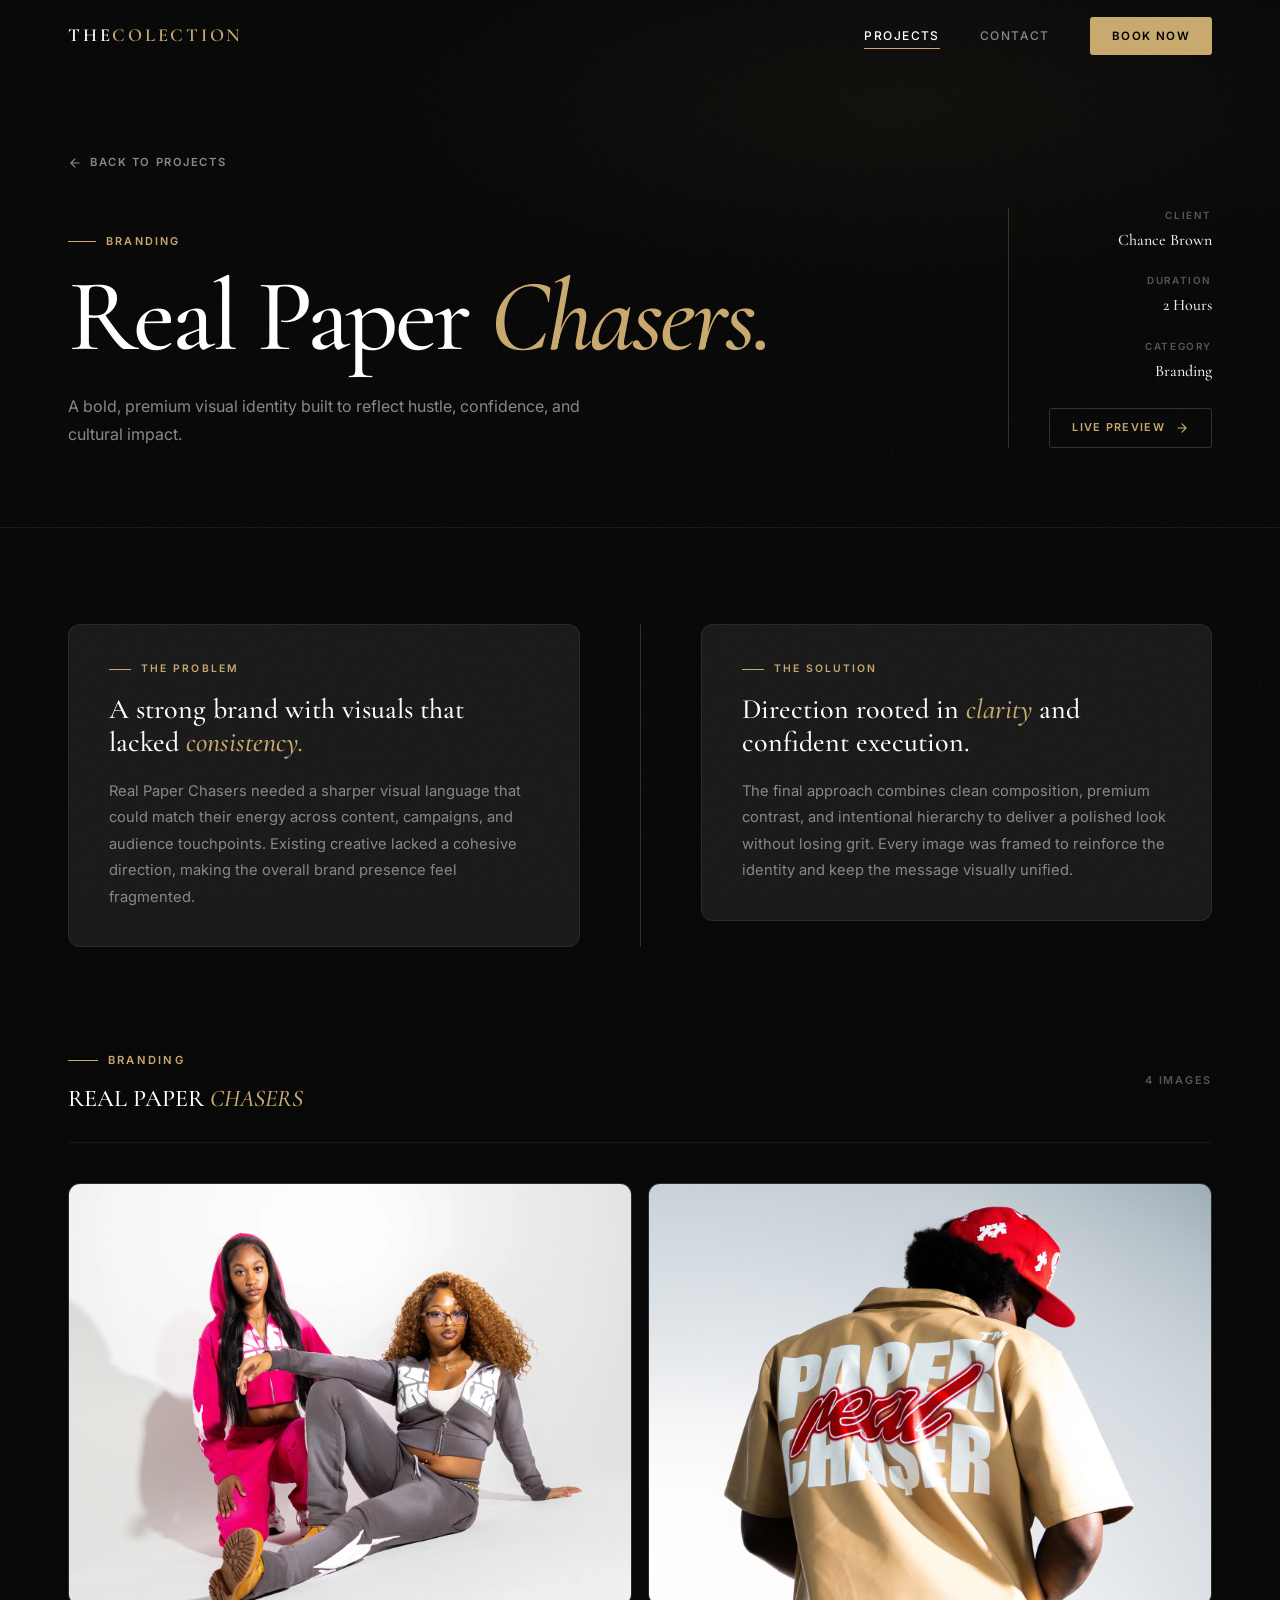
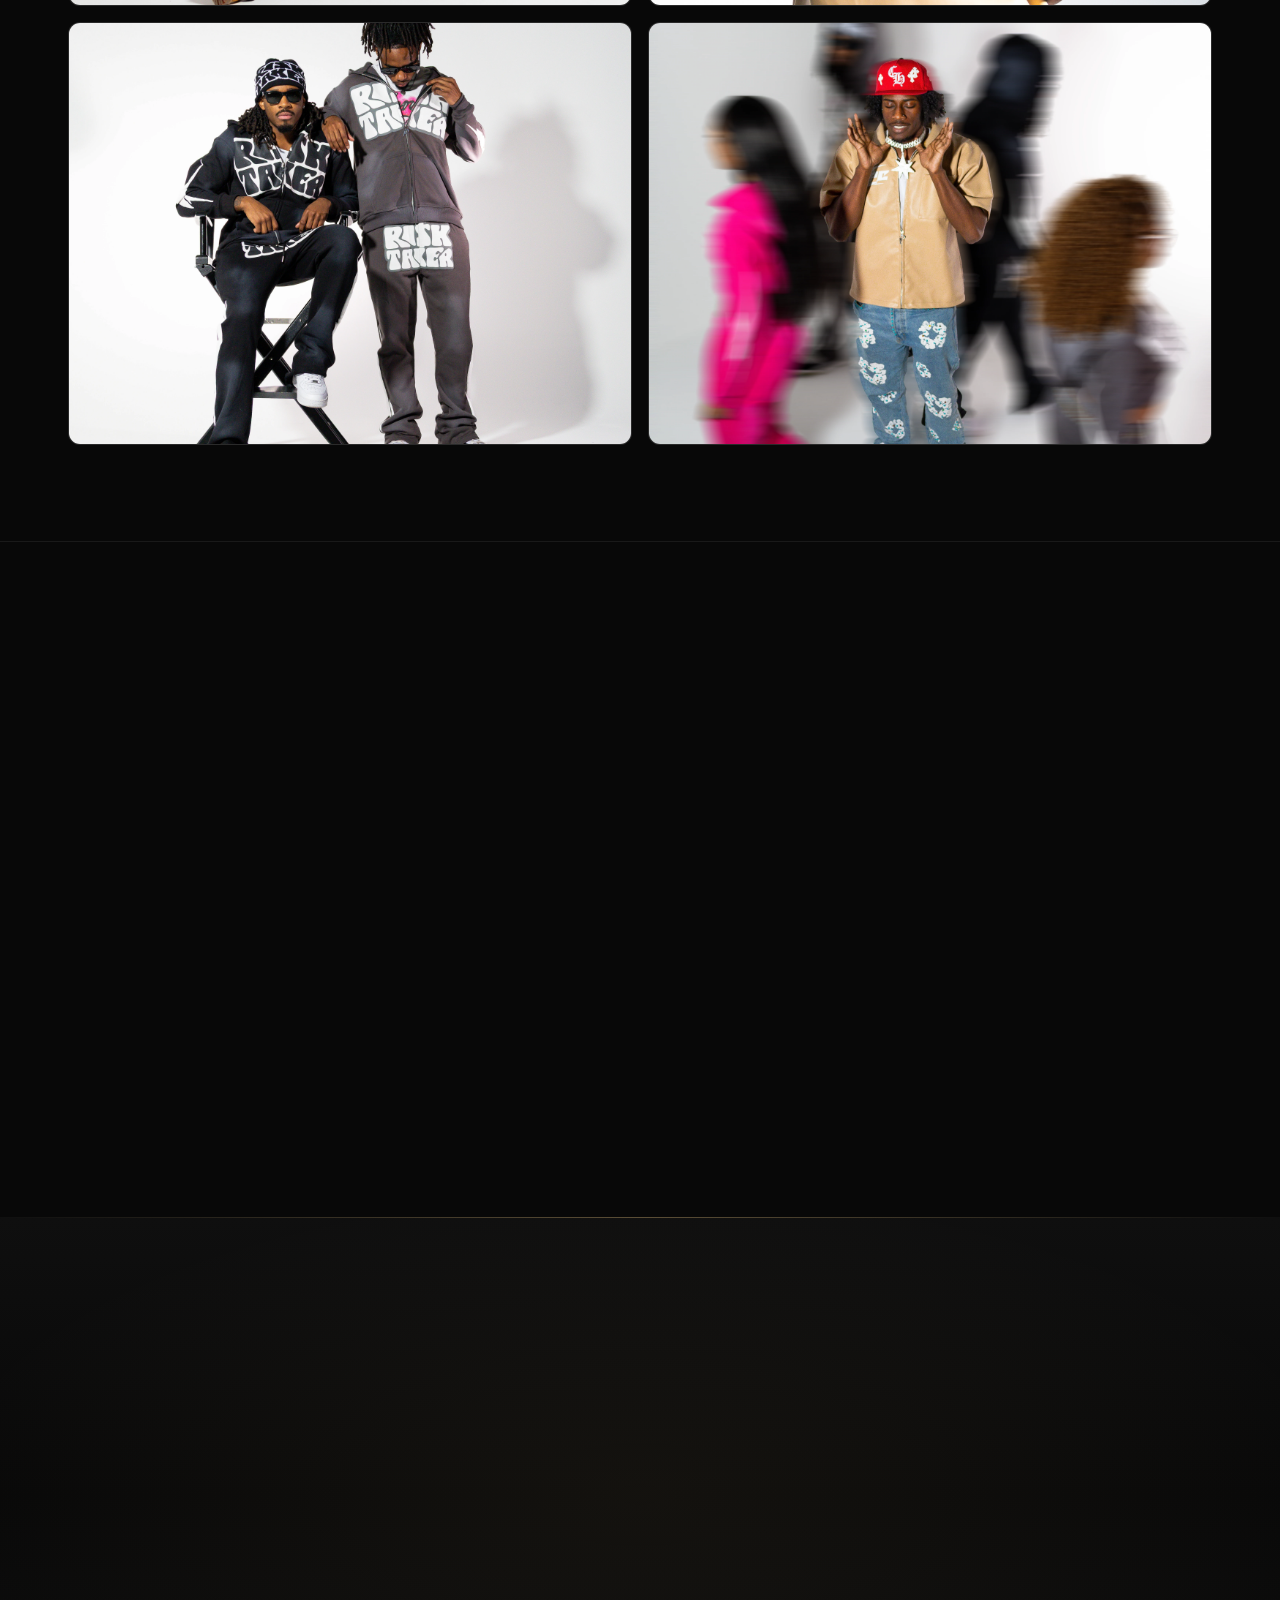
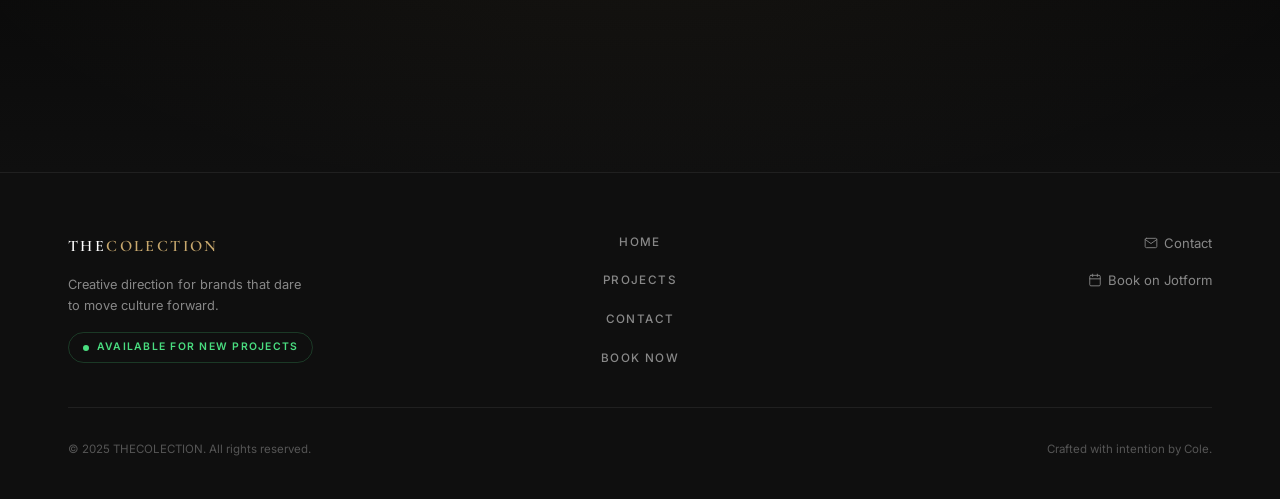
<file: paperchasers.html>
<!DOCTYPE html>
<html lang="en">
<head>
  <meta charset="UTF-8" />
  <meta name="viewport" content="width=device-width, initial-scale=1.0" />
  <title>Real Paper Chasers — THECOLECTION</title>
  <meta name="description" content="A premium branding and visual direction project for Real Paper Chasers, crafted by THECOLECTION." />

  <!-- Fonts -->
  <link rel="preconnect" href="https://fonts.googleapis.com" />
  <link rel="preconnect" href="https://fonts.gstatic.com" crossorigin />
  <link href="https://fonts.googleapis.com/css2?family=Cormorant+Garamond:ital,wght@0,300;0,400;0,500;0,600;0,700;1,300;1,400;1,500&family=Inter:wght@300;400;500;600;700&display=swap" rel="stylesheet" />

  <link rel="stylesheet" href="css/style.css" />
</head>
<body>

  <!-- ══════════════════════════════════════════
       NAVIGATION
       ══════════════════════════════════════════ -->
  <nav class="nav" role="navigation" aria-label="Main navigation">
    <div class="container nav-inner">
      <a href="index.html" class="nav-logo">THE<span>COLECTION</span></a>

      <div class="nav-links">
        <a href="projects.html" class="nav-link active">Projects</a>
        <a href="contact.html" class="nav-link">Contact</a>
        <a href="https://form.jotform.com/253236239169058" target="_blank" rel="noopener" class="nav-cta">Book Now</a>
      </div>

      <button class="nav-hamburger" aria-label="Open menu" aria-expanded="false">
        <span></span>
        <span></span>
        <span></span>
      </button>
    </div>
  </nav>

  <!-- Mobile Nav Overlay -->
  <div class="nav-mobile" role="dialog" aria-label="Mobile navigation">
    <a href="projects.html" class="nav-link active">Projects</a>
    <a href="contact.html" class="nav-link">Contact</a>
    <a href="https://form.jotform.com/253236239169058" target="_blank" rel="noopener" class="nav-cta">Book Now</a>
  </div>

  <!-- ══════════════════════════════════════════
       PROJECT HERO
       ══════════════════════════════════════════ -->
  <header class="project-detail-hero" aria-label="Project overview">
    <div class="container">

      <a href="projects.html" class="project-detail-back reveal">
        <svg width="14" height="14" viewBox="0 0 24 24" fill="none" stroke="currentColor" stroke-width="2" stroke-linecap="round" stroke-linejoin="round" aria-hidden="true">
          <path d="M19 12H5M12 19l-7-7 7-7"/>
        </svg>
        Back to Projects
      </a>

      <div class="project-detail-hero-inner">

        <!-- Left: Title & tagline -->
        <div>
          <div class="project-detail-eyebrow reveal reveal-delay-1">Branding</div>
          <h1 class="project-detail-title reveal reveal-delay-2">
            Real Paper <em>Chasers.</em>
          </h1>
          <p class="project-detail-tagline reveal reveal-delay-3">
            A bold, premium visual identity built to reflect hustle, confidence, and cultural impact.
          </p>
        </div>

        <!-- Right: Metadata -->
        <aside class="project-detail-meta reveal reveal-delay-2" aria-label="Project details">
          <div class="project-detail-meta-item">
            <div class="project-detail-meta-label">Client</div>
            <div class="project-detail-meta-value">Chance Brown</div>
          </div>
          <div class="project-detail-meta-item">
            <div class="project-detail-meta-label">Duration</div>
            <div class="project-detail-meta-value">2 Hours</div>
          </div>
          <div class="project-detail-meta-item">
            <div class="project-detail-meta-label">Category</div>
            <div class="project-detail-meta-value">Branding</div>
          </div>
          <div class="project-detail-meta-item" style="margin-top: 4px;">
            <a
              href="https://www.instagram.com/p/DUBf5KwEWRN/?img_index=1"
              target="_blank"
              rel="noopener"
              class="btn btn-ghost"
              style="font-size: 0.68rem; padding: 10px 22px;"
            >
              Live Preview
              <svg class="arrow" width="14" height="14" viewBox="0 0 24 24" fill="none" stroke="currentColor" stroke-width="2" stroke-linecap="round" stroke-linejoin="round" aria-hidden="true">
                <path d="M5 12h14M12 5l7 7-7 7"/>
              </svg>
            </a>
          </div>
        </aside>

      </div>
    </div>
  </header>

  <!-- ══════════════════════════════════════════
       PROBLEM & SOLUTION
       ══════════════════════════════════════════ -->
  <section class="project-detail-body" aria-label="Project narrative">
    <div class="container">

      <div class="project-detail-columns">

        <!-- The Problem -->
        <div class="project-detail-column reveal">
          <div class="project-detail-col-label">The Problem</div>
          <h2 class="project-detail-col-heading">
            A strong brand with visuals that lacked <em style="font-style:italic; color:var(--gold);">consistency.</em>
          </h2>
          <p class="project-detail-col-body">
            Real Paper Chasers needed a sharper visual language that could match their energy across content, campaigns, and audience touchpoints. Existing creative lacked a cohesive direction, making the overall brand presence feel fragmented.
          </p>
        </div>

        <!-- Divider -->
        <div class="project-detail-divider" aria-hidden="true"></div>

        <!-- The Solution -->
        <div class="project-detail-column reveal reveal-delay-1">
          <div class="project-detail-col-label">The Solution</div>
          <h2 class="project-detail-col-heading">
            Direction rooted in <em style="font-style:italic; color:var(--gold);">clarity</em> and confident execution.
          </h2>
          <p class="project-detail-col-body">
            The final approach combines clean composition, premium contrast, and intentional hierarchy to deliver a polished look without losing grit. Every image was framed to reinforce the identity and keep the message visually unified.
          </p>
        </div>

      </div>

    </div>
  </section>

  <!-- ══════════════════════════════════════════
       IMAGE GALLERY — REAL PAPER CHASERS
       ══════════════════════════════════════════ -->
  <section class="project-gallery-section" aria-label="Real Paper Chasers photo gallery">
    <div class="container">

      <div class="project-gallery-header reveal">
        <div>
          <div class="section-label" style="margin-bottom: 10px;">Branding</div>
          <h2 class="project-gallery-title">REAL PAPER <em style="font-style:italic; color:var(--gold);">CHASERS</em></h2>
        </div>
        <span class="project-gallery-count">4 Images</span>
      </div>

      <div class="project-gallery-grid">
        <div class="project-gallery-item reveal">
          <img
            src="images/REAL PAPER CHASERS1.webp"
            alt="Real Paper Chasers branding visual one"
            loading="lazy"
          />
        </div>
        <div class="project-gallery-item reveal reveal-delay-1">
          <img
            src="images/REAL PAPER CHASERS2.webp"
            alt="Real Paper Chasers branding visual two"
            loading="lazy"
          />
        </div>
        <div class="project-gallery-item reveal reveal-delay-2">
          <img
            src="images/REAL PAPER CHASERS3.webp"
            alt="Real Paper Chasers branding visual three"
            loading="lazy"
          />
        </div>
        <div class="project-gallery-item reveal reveal-delay-3">
          <img
            src="images/REAL PAPER CHASERS4.png.webp"
            alt="Real Paper Chasers branding visual four"
            loading="lazy"
          />
        </div>
      </div>

    </div>
  </section>

  <!-- ══════════════════════════════════════════
       MORE PROJECTS
       ══════════════════════════════════════════ -->
  <section class="project-more-section" aria-label="More projects">
    <div class="container">
      <div class="project-more-inner">

        <div class="project-more-header reveal">
          <div class="project-more-label">More Projects</div>
          <a href="projects.html" class="projects-view-all">
            View All
            <svg viewBox="0 0 24 24" fill="none" stroke-width="2" stroke-linecap="round" stroke-linejoin="round" aria-hidden="true">
              <path d="M5 12h14M12 5l7 7-7 7"/>
            </svg>
          </a>
        </div>

        <div class="project-more-grid">

          <!-- J. Cole // Branding -->
          <a
            href="jcole.html"
            class="project-card project-card-full reveal"
            aria-label="J. Cole Branding project"
          >
            <div class="project-visual">
              <div class="gradient-placeholder gp-1" style="height:320px;"></div>
              <div class="project-overlay">
                <div class="project-overlay-btn">
                  View Project
                  <svg width="14" height="14" viewBox="0 0 24 24" fill="none" stroke="currentColor" stroke-width="2.5" stroke-linecap="round" stroke-linejoin="round" aria-hidden="true">
                    <path d="M5 12h14M12 5l7 7-7 7"/>
                  </svg>
                </div>
              </div>
            </div>
            <div class="project-info">
              <div class="project-meta">
                <div class="project-category">Branding</div>
                <div class="project-title">J. Cole // Brand Identity</div>
              </div>
              <div class="project-arrow">
                <svg viewBox="0 0 24 24" fill="none" stroke-width="2" stroke-linecap="round" stroke-linejoin="round" aria-hidden="true">
                  <path d="M5 12h14M12 5l7 7-7 7"/>
                </svg>
              </div>
            </div>
          </a>

          <!-- Antoinette's Surprise // UI UX -->
          <a
            href="mscarter.html"
            class="project-card project-card-full reveal reveal-delay-1"
            aria-label="Antoinette's Surprise UI UX project"
          >
            <div class="project-visual">
              <div class="gradient-placeholder gp-5" style="height:320px;"></div>
              <div class="project-overlay">
                <div class="project-overlay-btn">
                  View Project
                  <svg width="14" height="14" viewBox="0 0 24 24" fill="none" stroke="currentColor" stroke-width="2.5" stroke-linecap="round" stroke-linejoin="round" aria-hidden="true">
                    <path d="M5 12h14M12 5l7 7-7 7"/>
                  </svg>
                </div>
              </div>
            </div>
            <div class="project-info">
              <div class="project-meta">
                <div class="project-category">UI / UX</div>
                <div class="project-title">Antoinette's Surprise</div>
              </div>
              <div class="project-arrow">
                <svg viewBox="0 0 24 24" fill="none" stroke-width="2" stroke-linecap="round" stroke-linejoin="round" aria-hidden="true">
                  <path d="M5 12h14M12 5l7 7-7 7"/>
                </svg>
              </div>
            </div>
          </a>

        </div>
      </div>
    </div>
  </section>

  <!-- ══════════════════════════════════════════
       CTA BANNER
       ══════════════════════════════════════════ -->
  <section class="cta-banner" aria-label="Call to action">
    <div class="cta-banner-line"></div>
    <div class="container">
      <div class="cta-banner-inner">
        <div class="cta-banner-eyebrow reveal">Start a Project</div>
        <h2 class="cta-banner-title reveal reveal-delay-1">
          Your Story Deserves to <em>Stand Out.</em>
        </h2>
        <p class="cta-banner-sub reveal reveal-delay-2">
          Ready to create something that moves people? Let's build something worth remembering.
        </p>
        <div class="cta-banner-actions reveal reveal-delay-3">
          <a href="https://form.jotform.com/253236239169058" target="_blank" rel="noopener" class="btn btn-primary">
            Book a Session
            <svg class="arrow" width="16" height="16" viewBox="0 0 24 24" fill="none" stroke="currentColor" stroke-width="2" stroke-linecap="round" stroke-linejoin="round" aria-hidden="true">
              <path d="M5 12h14M12 5l7 7-7 7"/>
            </svg>
          </a>
          <a href="contact.html" class="btn btn-outline">Get in Touch</a>
        </div>
      </div>
    </div>
  </section>

  <!-- ══════════════════════════════════════════
       FOOTER
       ══════════════════════════════════════════ -->
  <footer class="footer" role="contentinfo">
    <div class="container">

      <div class="footer-inner">
        <div class="footer-brand">
          <a href="index.html" class="nav-logo">THE<span>COLECTION</span></a>
          <p class="footer-tagline">Creative direction for brands that dare to move culture forward.</p>
          <div class="footer-status">
            <span class="footer-status-dot"></span>
            Available for New Projects
          </div>
        </div>

        <nav class="footer-nav" aria-label="Footer navigation">
          <a href="index.html" class="footer-nav-link">Home</a>
          <a href="projects.html" class="footer-nav-link">Projects</a>
          <a href="contact.html" class="footer-nav-link">Contact</a>
          <a href="https://form.jotform.com/253236239169058" target="_blank" rel="noopener" class="footer-nav-link">Book Now</a>
        </nav>

        <div class="footer-right">
          <a href="contact.html" class="footer-contact-link">
            <svg width="14" height="14" viewBox="0 0 24 24" fill="none" stroke="currentColor" stroke-width="1.5" stroke-linecap="round" stroke-linejoin="round" aria-hidden="true">
              <path d="M4 4h16c1.1 0 2 .9 2 2v12c0 1.1-.9 2-2 2H4c-1.1 0-2-.9-2-2V6c0-1.1.9-2 2-2z"/><polyline points="22,6 12,13 2,6"/>
            </svg>
            Contact
          </a>
          <a href="https://form.jotform.com/253236239169058" target="_blank" rel="noopener" class="footer-contact-link">
            <svg width="14" height="14" viewBox="0 0 24 24" fill="none" stroke="currentColor" stroke-width="1.5" stroke-linecap="round" stroke-linejoin="round" aria-hidden="true">
              <rect x="3" y="4" width="18" height="18" rx="2" ry="2"/><line x1="16" y1="2" x2="16" y2="6"/><line x1="8" y1="2" x2="8" y2="6"/><line x1="3" y1="10" x2="21" y2="10"/>
            </svg>
            Book on Jotform
          </a>
        </div>
      </div>

      <div class="footer-bottom">
        <p class="footer-copy">&copy; 2025 THECOLECTION. All rights reserved.</p>
        <p class="footer-made">Crafted with intention by Cole.</p>
      </div>

    </div>
  </footer>

  <script src="js/main.js"></script>
</body>
</html>
</file>
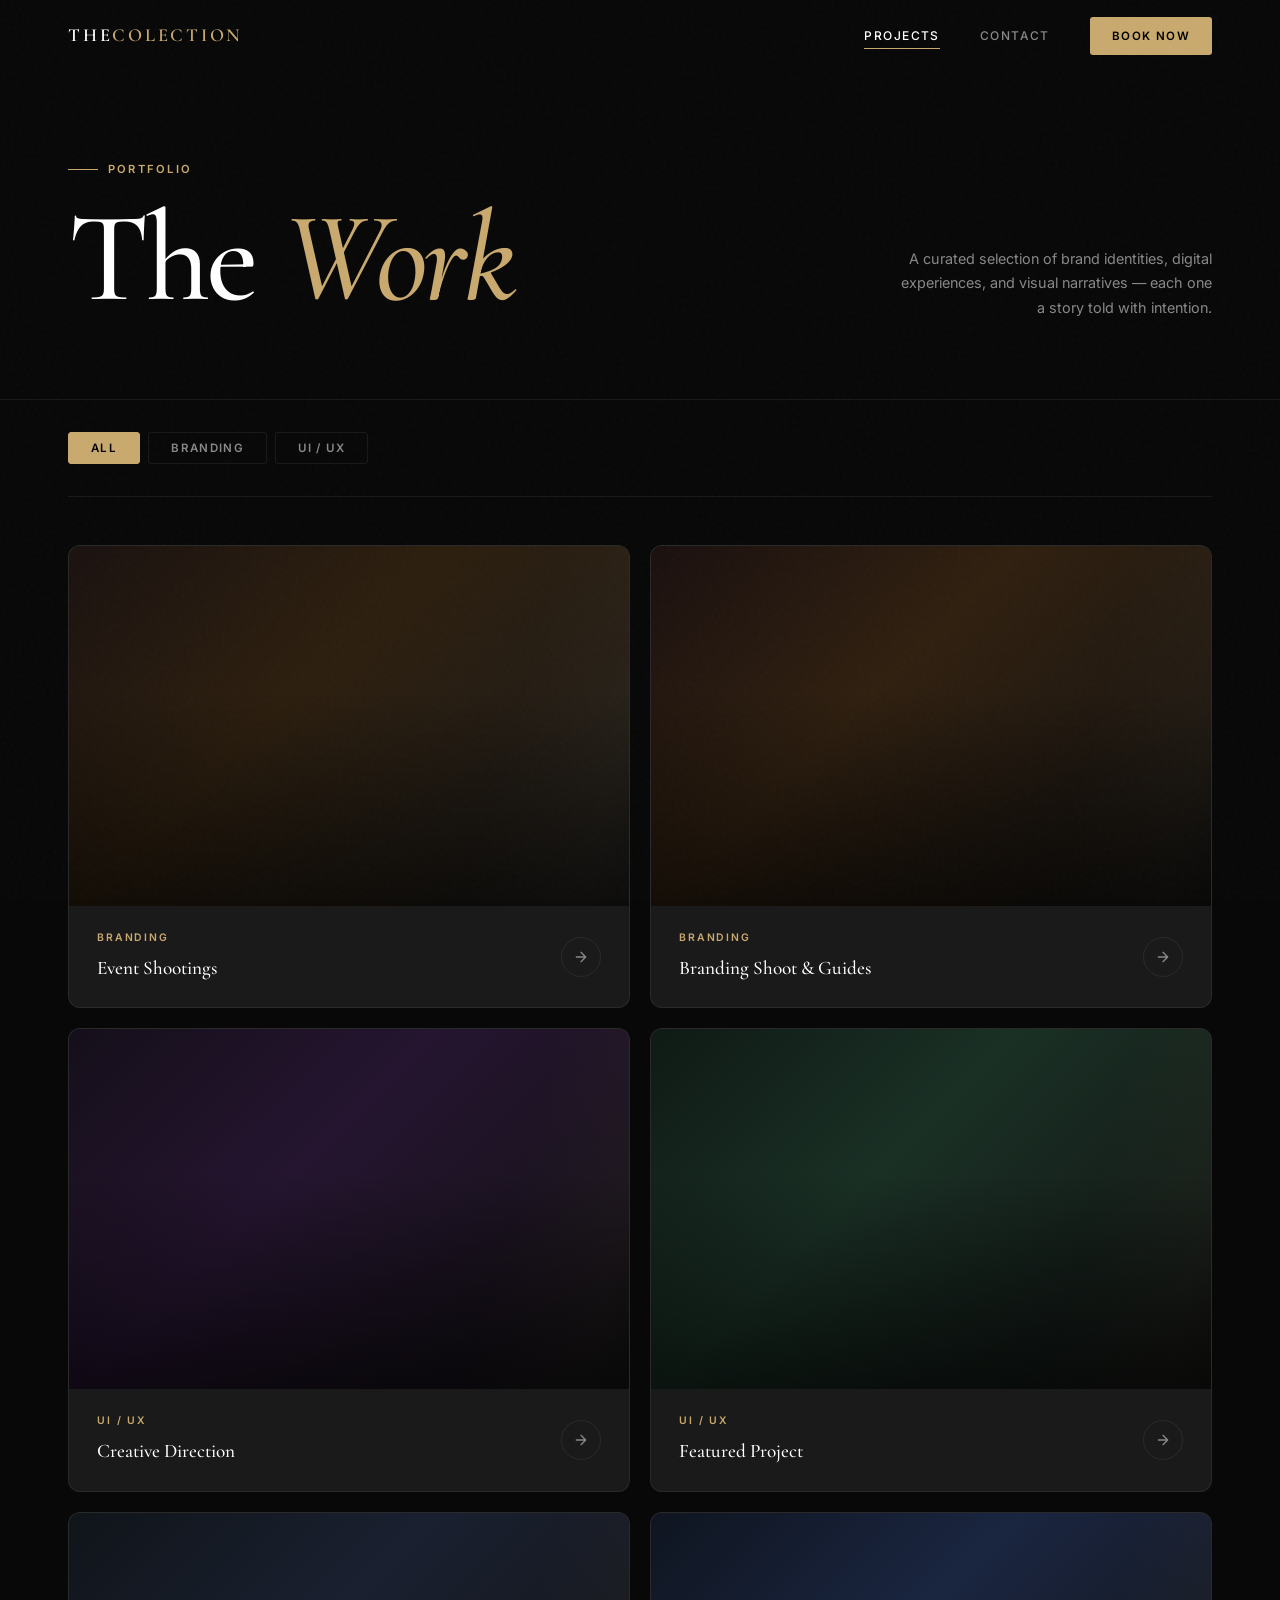
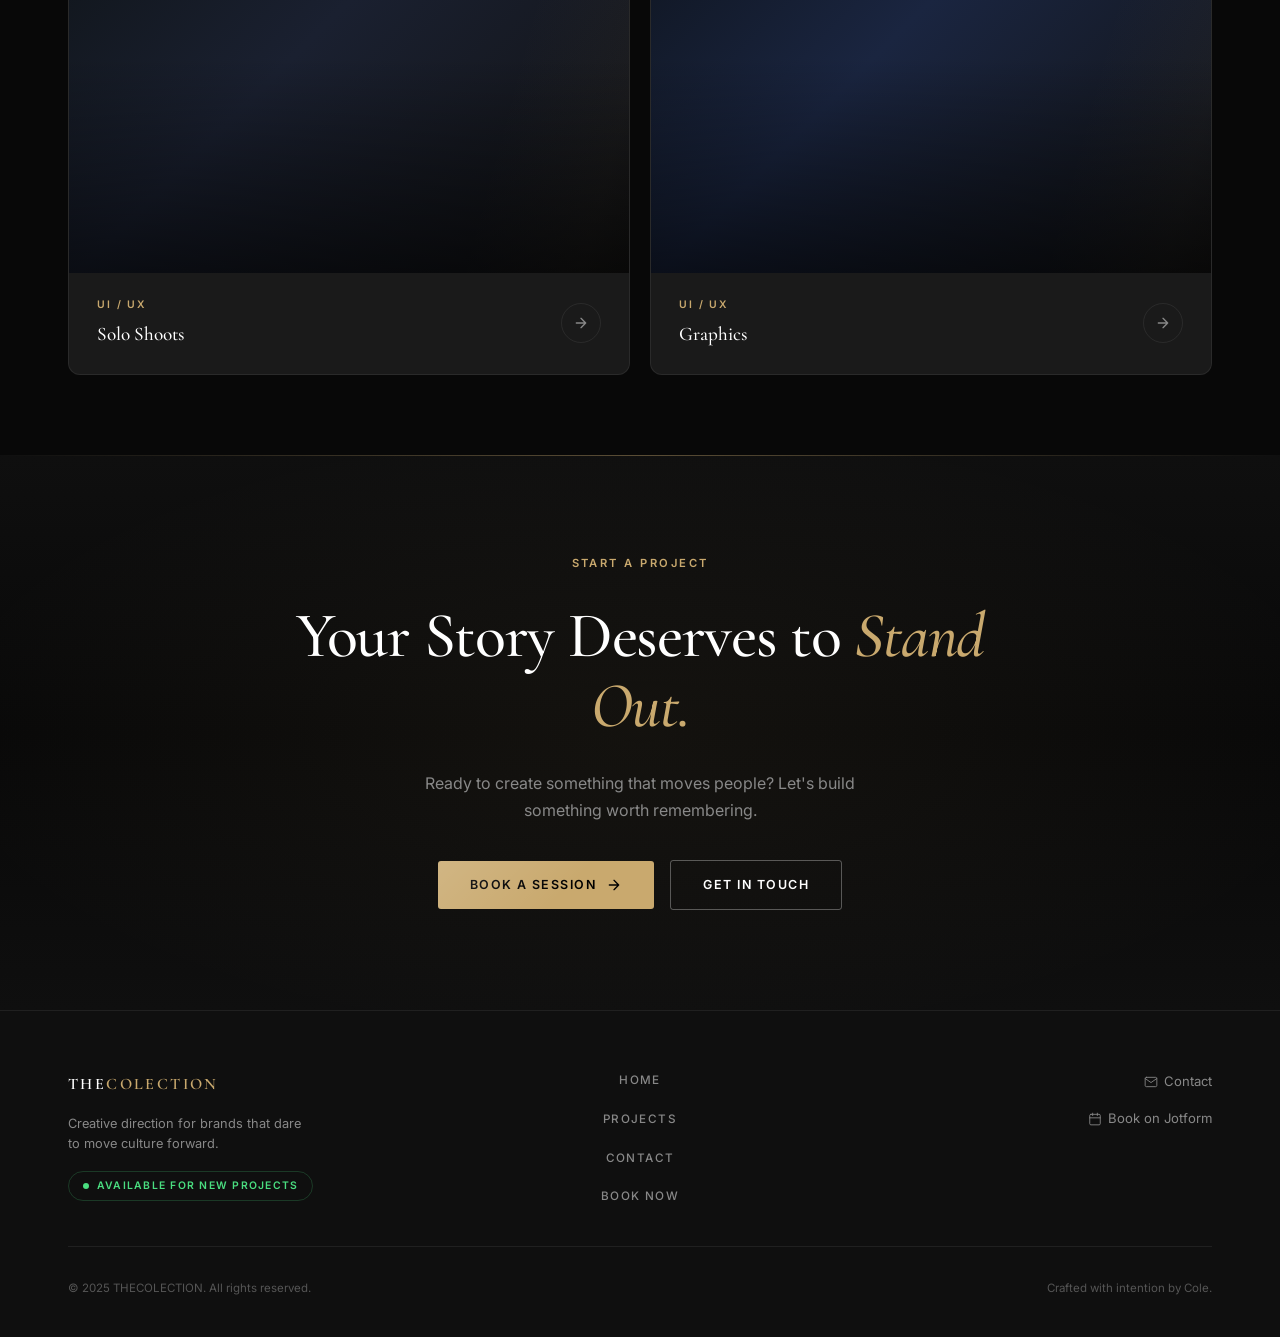
<file: projects.html>
<!DOCTYPE html>
<html lang="en">
<head>
  <meta charset="UTF-8" />
  <meta name="viewport" content="width=device-width, initial-scale=1.0" />
  <title>The Work — THECOLECTION</title>
  <meta name="description" content="Browse the full portfolio of THECOLECTION — branding, UI/UX, photography, and creative direction by Cole." />

  <!-- Fonts -->
  <link rel="preconnect" href="https://fonts.googleapis.com" />
  <link rel="preconnect" href="https://fonts.gstatic.com" crossorigin />
  <link href="https://fonts.googleapis.com/css2?family=Cormorant+Garamond:ital,wght@0,300;0,400;0,500;0,600;0,700;1,300;1,400;1,500&family=Inter:wght@300;400;500;600;700&display=swap" rel="stylesheet" />

  <link rel="stylesheet" href="css/style.css" />
</head>
<body>

  <!-- ══════════════════════════════════════════
       NAVIGATION
       ══════════════════════════════════════════ -->
  <nav class="nav" role="navigation" aria-label="Main navigation">
    <div class="container nav-inner">
      <a href="index.html" class="nav-logo">THE<span>COLECTION</span></a>

      <div class="nav-links">
        <a href="projects.html" class="nav-link active">Projects</a>
        <a href="contact.html" class="nav-link">Contact</a>
        <a href="https://form.jotform.com/253236239169058" target="_blank" rel="noopener" class="nav-cta">Book Now</a>
      </div>

      <button class="nav-hamburger" aria-label="Open menu" aria-expanded="false">
        <span></span>
        <span></span>
        <span></span>
      </button>
    </div>
  </nav>

  <!-- Mobile Nav Overlay -->
  <div class="nav-mobile" role="dialog" aria-label="Mobile navigation">
    <a href="projects.html" class="nav-link active">Projects</a>
    <a href="contact.html" class="nav-link">Contact</a>
    <a href="https://form.jotform.com/253236239169058" target="_blank" rel="noopener" class="nav-cta">Book Now</a>
  </div>

  <!-- ══════════════════════════════════════════
       PAGE HERO
       ══════════════════════════════════════════ -->
  <section class="page-hero" aria-label="Page header">
    <div class="container">
      <div class="page-hero-inner">
        <div>
          <div class="section-label">Portfolio</div>
          <h1 class="page-hero-title">The <em>Work</em></h1>
        </div>
        <p class="page-hero-sub">
          A curated selection of brand identities, digital experiences, and visual narratives — each one a story told with intention.
        </p>
      </div>
    </div>
  </section>

  <!-- ══════════════════════════════════════════
       FILTER BAR
       ══════════════════════════════════════════ -->
  <div class="container">
    <div class="filter-bar" role="tablist" aria-label="Filter projects by category">
      <button class="filter-tab active" data-filter="all" role="tab" aria-selected="true">All</button>
      <button class="filter-tab" data-filter="branding" role="tab" aria-selected="false">Branding</button>
      <button class="filter-tab" data-filter="uiux" role="tab" aria-selected="false">UI / UX</button>
    </div>
  </div>

  <!-- ══════════════════════════════════════════
       PROJECTS GRID
       ══════════════════════════════════════════ -->
  <section aria-label="All projects">
    <div class="container">
      <div class="projects-full-grid">

        <!-- 1. J. Cole // Branding -->
        <a href="eventshootings.html"
           class="project-card project-card-full reveal"
           data-category="branding"
           aria-label="J. Cole Branding project">
          <div class="project-visual">
            <div class="gradient-placeholder gp-1" style="height:360px;"></div>
            <div class="project-overlay">
              <div class="project-overlay-btn">
                View Project
                <svg width="14" height="14" viewBox="0 0 24 24" fill="none" stroke="currentColor" stroke-width="2.5" stroke-linecap="round" stroke-linejoin="round">
                  <path d="M5 12h14M12 5l7 7-7 7"/>
                </svg>
              </div>
            </div>
          </div>
          <div class="project-info">
            <div class="project-meta">
              <div class="project-category">Branding</div>
              <div class="project-title">Event Shootings</div>
            </div>
            <div class="project-arrow">
              <svg viewBox="0 0 24 24" fill="none" stroke-width="2" stroke-linecap="round" stroke-linejoin="round">
                <path d="M5 12h14M12 5l7 7-7 7"/>
              </svg>
            </div>
          </div>
        </a>

        <!-- 2. Real Paper Chasers // Branding -->
        <a href="brandingshoots-guides.html"
           class="project-card project-card-full reveal reveal-delay-1"
           data-category="branding"
           aria-label="Real Paper Chasers Branding project">
          <div class="project-visual">
            <div class="gradient-placeholder gp-5" style="height:360px;"></div>
            <div class="project-overlay">
              <div class="project-overlay-btn">
                View Project
                <svg width="14" height="14" viewBox="0 0 24 24" fill="none" stroke="currentColor" stroke-width="2.5" stroke-linecap="round" stroke-linejoin="round">
                  <path d="M5 12h14M12 5l7 7-7 7"/>
                </svg>
              </div>
            </div>
          </div>
          <div class="project-info">
            <div class="project-meta">
              <div class="project-category">Branding</div>
              <div class="project-title">Branding Shoot & Guides</div>
            </div>
            <div class="project-arrow">
              <svg viewBox="0 0 24 24" fill="none" stroke-width="2" stroke-linecap="round" stroke-linejoin="round">
                <path d="M5 12h14M12 5l7 7-7 7"/>
              </svg>
            </div>
          </div>
        </a>

        <!-- 3. Antoinette's Surprise // UI/UX -->
        <a href="creativedirection.html"
           class="project-card project-card-full reveal"
           data-category="uiux"
           aria-label="Antoinette's Surprise UI/UX project">
          <div class="project-visual">
            <div class="gradient-placeholder gp-3" style="height:360px;"></div>
            <div class="project-overlay">
              <div class="project-overlay-btn">
                View Project
                <svg width="14" height="14" viewBox="0 0 24 24" fill="none" stroke="currentColor" stroke-width="2.5" stroke-linecap="round" stroke-linejoin="round">
                  <path d="M5 12h14M12 5l7 7-7 7"/>
                </svg>
              </div>
            </div>
          </div>
          <div class="project-info">
            <div class="project-meta">
              <div class="project-category">UI / UX</div>
              <div class="project-title">Creative Direction</div>
            </div>
            <div class="project-arrow">
              <svg viewBox="0 0 24 24" fill="none" stroke-width="2" stroke-linecap="round" stroke-linejoin="round">
                <path d="M5 12h14M12 5l7 7-7 7"/>
              </svg>
            </div>
          </div>
        </a>

        <!-- 4. A New Crowning // UI/UX -->
        <a href="featured-project.html"
           class="project-card project-card-full reveal reveal-delay-1"
           data-category="uiux"
           aria-label="A New Crowning UI/UX project">
          <div class="project-visual">
            <div class="gradient-placeholder gp-4" style="height:360px;"></div>
            <div class="project-overlay">
              <div class="project-overlay-btn">
                View Project
                <svg width="14" height="14" viewBox="0 0 24 24" fill="none" stroke="currentColor" stroke-width="2.5" stroke-linecap="round" stroke-linejoin="round">
                  <path d="M5 12h14M12 5l7 7-7 7"/>
                </svg>
              </div>
            </div>
          </div>
          <div class="project-info">
            <div class="project-meta">
              <div class="project-category">UI / UX</div>
              <div class="project-title">Featured Project</div>
            </div>
            <div class="project-arrow">
              <svg viewBox="0 0 24 24" fill="none" stroke-width="2" stroke-linecap="round" stroke-linejoin="round">
                <path d="M5 12h14M12 5l7 7-7 7"/>
              </svg>
            </div>
          </div>
        </a>

        <!-- 5. Egypt's Rebirth // UI/UX -->
        <a href="soloshoot.html"
           class="project-card project-card-full reveal"
           data-category="uiux"
           aria-label="Egypt's Rebirth UI/UX project">
          <div class="project-visual">
            <div class="gradient-placeholder gp-6" style="height:360px;"></div>
            <div class="project-overlay">
              <div class="project-overlay-btn">
                View Project
                <svg width="14" height="14" viewBox="0 0 24 24" fill="none" stroke="currentColor" stroke-width="2.5" stroke-linecap="round" stroke-linejoin="round">
                  <path d="M5 12h14M12 5l7 7-7 7"/>
                </svg>
              </div>
            </div>
          </div>
          <div class="project-info">
            <div class="project-meta">
              <div class="project-category">UI / UX</div>
              <div class="project-title">Solo Shoots</div>
            </div>
            <div class="project-arrow">
              <svg viewBox="0 0 24 24" fill="none" stroke-width="2" stroke-linecap="round" stroke-linejoin="round">
                <path d="M5 12h14M12 5l7 7-7 7"/>
              </svg>
            </div>
          </div>
        </a>

        <!-- 6. October London at One11Madison // UI/UX -->
        <a href="graphics.html"
           class="project-card project-card-full reveal reveal-delay-1"
           data-category="uiux"
           aria-label="October London at One11Madison UI/UX project">
          <div class="project-visual">
            <div class="gradient-placeholder gp-2" style="height:360px;"></div>
            <div class="project-overlay">
              <div class="project-overlay-btn">
                View Project
                <svg width="14" height="14" viewBox="0 0 24 24" fill="none" stroke="currentColor" stroke-width="2.5" stroke-linecap="round" stroke-linejoin="round">
                  <path d="M5 12h14M12 5l7 7-7 7"/>
                </svg>
              </div>
            </div>
          </div>
          <div class="project-info">
            <div class="project-meta">
              <div class="project-category">UI / UX</div>
              <div class="project-title">Graphics</div>
            </div>
            <div class="project-arrow">
              <svg viewBox="0 0 24 24" fill="none" stroke-width="2" stroke-linecap="round" stroke-linejoin="round">
                <path d="M5 12h14M12 5l7 7-7 7"/>
              </svg>
            </div>
          </div>
        </a>

      </div>
    </div>
  </section>

  <!-- ══════════════════════════════════════════
       CTA BANNER
       ══════════════════════════════════════════ -->
  <section class="cta-banner" aria-label="Call to action">
    <div class="cta-banner-line"></div>
    <div class="container">
      <div class="cta-banner-inner">
        <div class="cta-banner-eyebrow reveal">Start a Project</div>
        <h2 class="cta-banner-title reveal reveal-delay-1">
          Your Story Deserves to <em>Stand Out.</em>
        </h2>
        <p class="cta-banner-sub reveal reveal-delay-2">
          Ready to create something that moves people? Let's build something worth remembering.
        </p>
        <div class="cta-banner-actions reveal reveal-delay-3">
          <a href="https://form.jotform.com/253236239169058" target="_blank" rel="noopener" class="btn btn-primary">
            Book a Session
            <svg class="arrow" width="16" height="16" viewBox="0 0 24 24" fill="none" stroke="currentColor" stroke-width="2" stroke-linecap="round" stroke-linejoin="round">
              <path d="M5 12h14M12 5l7 7-7 7"/>
            </svg>
          </a>
          <a href="contact.html" class="btn btn-outline">Get in Touch</a>
        </div>
      </div>
    </div>
  </section>

  <!-- ══════════════════════════════════════════
       FOOTER
       ══════════════════════════════════════════ -->
  <footer class="footer" role="contentinfo">
    <div class="container">

      <div class="footer-inner">
        <div class="footer-brand">
          <a href="index.html" class="nav-logo">THE<span>COLECTION</span></a>
          <p class="footer-tagline">Creative direction for brands that dare to move culture forward.</p>
          <div class="footer-status">
            <span class="footer-status-dot"></span>
            Available for New Projects
          </div>
        </div>

        <nav class="footer-nav" aria-label="Footer navigation">
          <a href="index.html" class="footer-nav-link">Home</a>
          <a href="projects.html" class="footer-nav-link">Projects</a>
          <a href="contact.html" class="footer-nav-link">Contact</a>
          <a href="https://form.jotform.com/253236239169058" target="_blank" rel="noopener" class="footer-nav-link">Book Now</a>
        </nav>

        <div class="footer-right">
          <a href="contact.html" class="footer-contact-link">
            <svg width="14" height="14" viewBox="0 0 24 24" fill="none" stroke="currentColor" stroke-width="1.5" stroke-linecap="round" stroke-linejoin="round">
              <path d="M4 4h16c1.1 0 2 .9 2 2v12c0 1.1-.9 2-2 2H4c-1.1 0-2-.9-2-2V6c0-1.1.9-2 2-2z"/><polyline points="22,6 12,13 2,6"/>
            </svg>
            Contact
          </a>
          <a href="https://form.jotform.com/253236239169058" target="_blank" rel="noopener" class="footer-contact-link">
            <svg width="14" height="14" viewBox="0 0 24 24" fill="none" stroke="currentColor" stroke-width="1.5" stroke-linecap="round" stroke-linejoin="round">
              <rect x="3" y="4" width="18" height="18" rx="2" ry="2"/><line x1="16" y1="2" x2="16" y2="6"/><line x1="8" y1="2" x2="8" y2="6"/><line x1="3" y1="10" x2="21" y2="10"/>
            </svg>
            Book on Jotform
          </a>
        </div>
      </div>

      <div class="footer-bottom">
        <p class="footer-copy">&copy; 2025 THECOLECTION. All rights reserved.</p>
        <p class="footer-made">Crafted with intention by Cole.</p>
      </div>

    </div>
  </footer>

  <script src="js/main.js"></script>
</body>
</html>
</file>
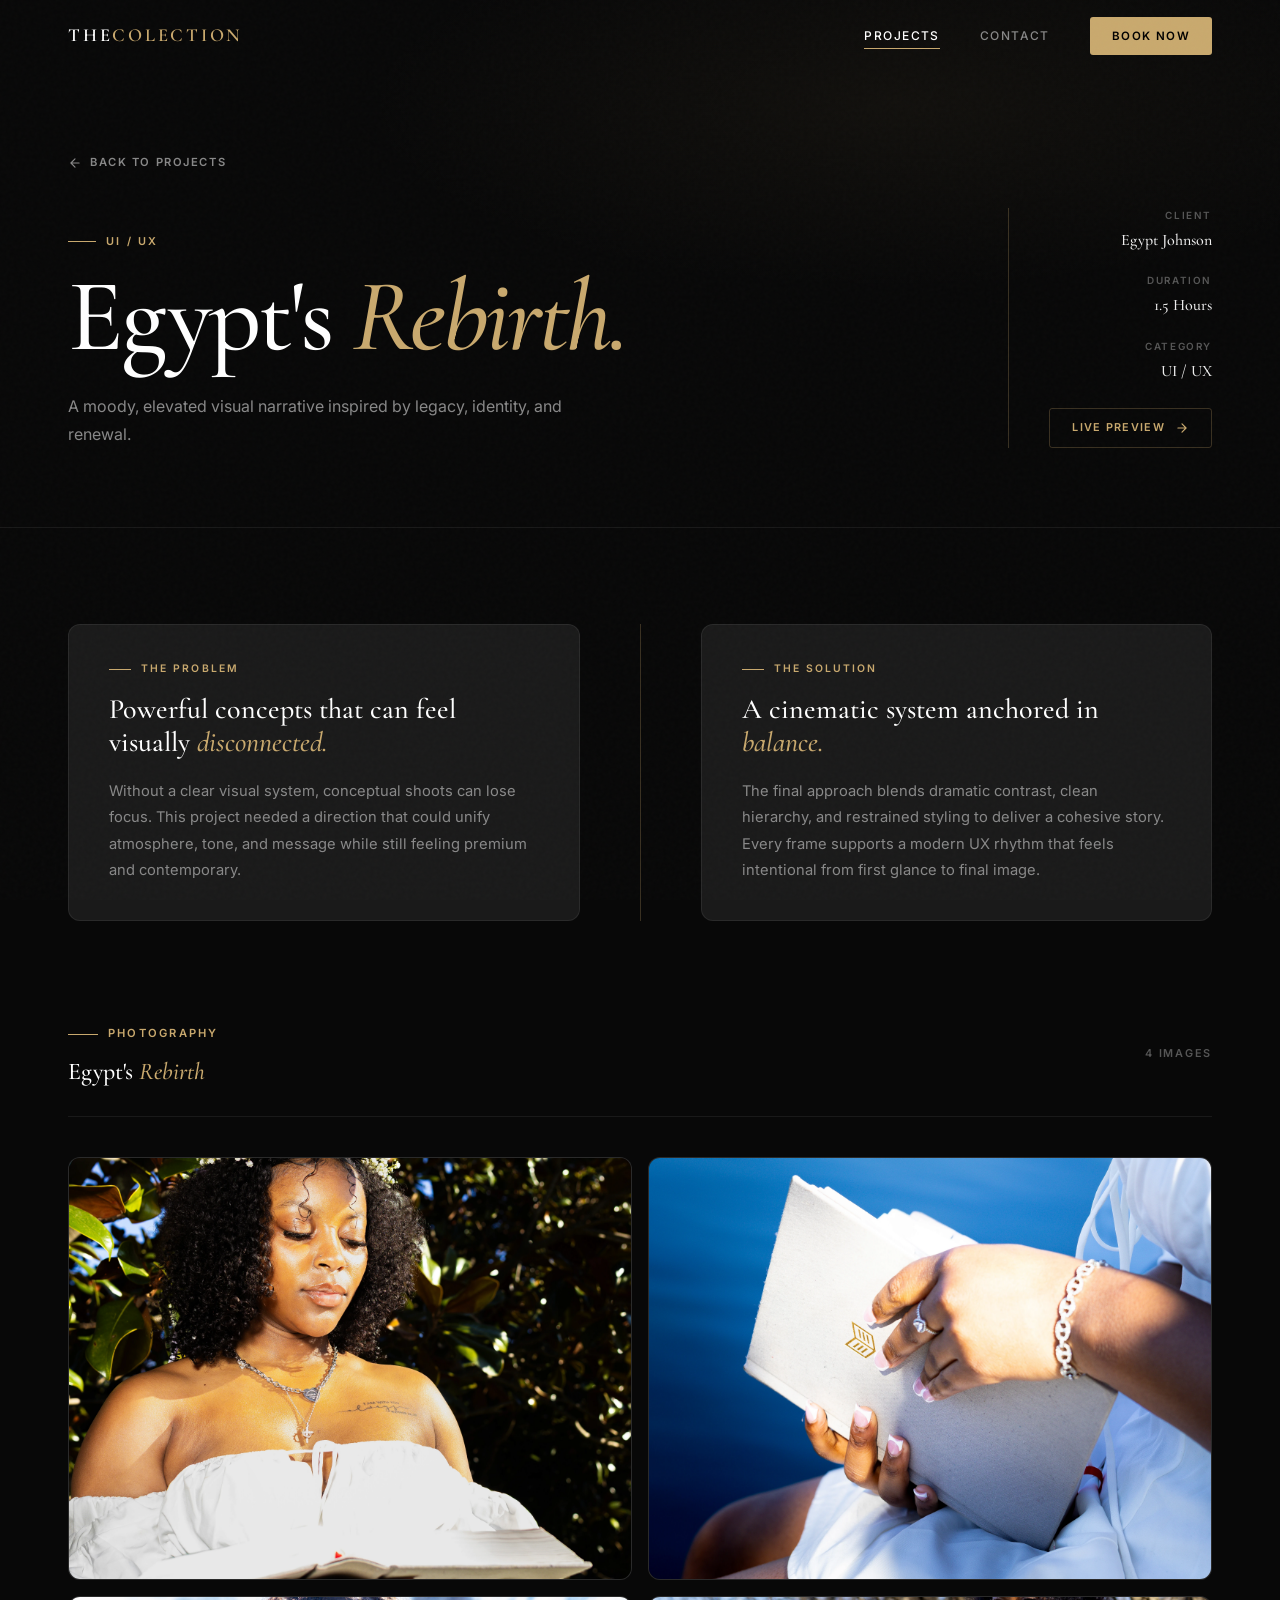
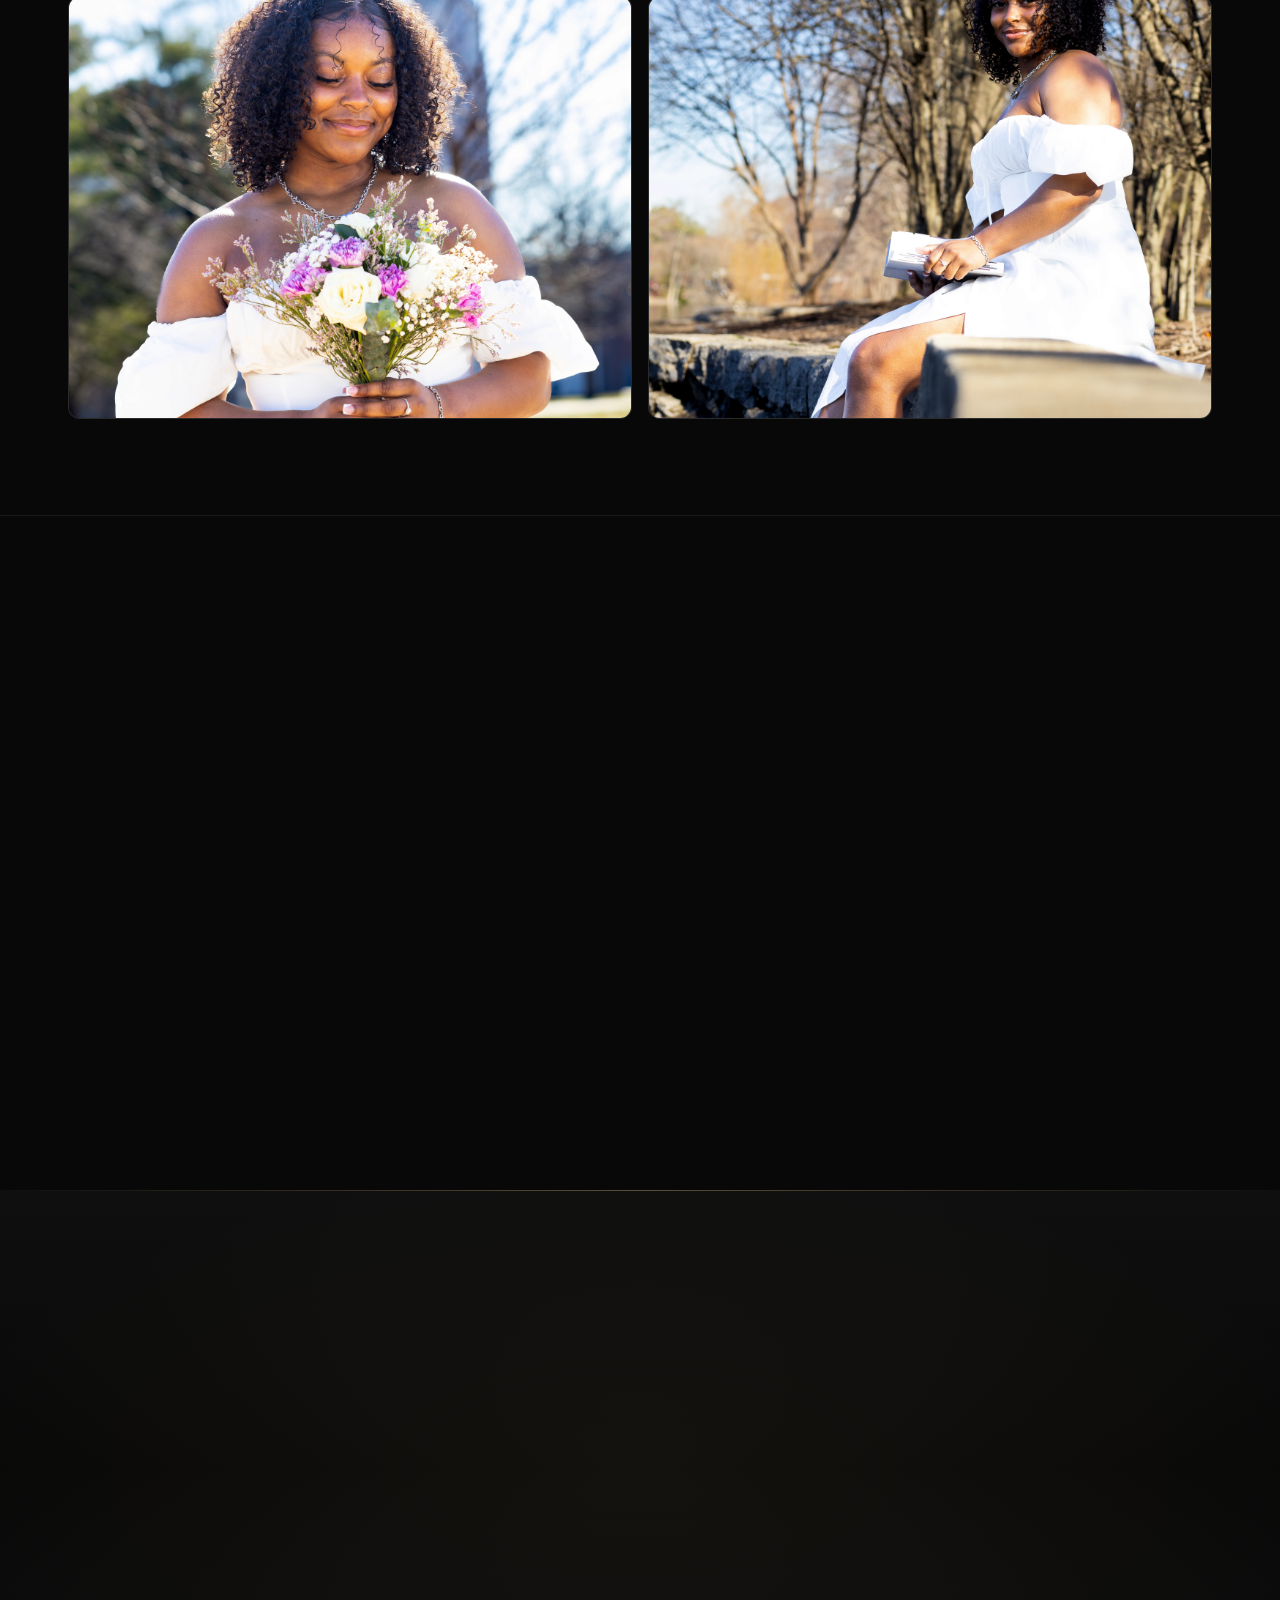
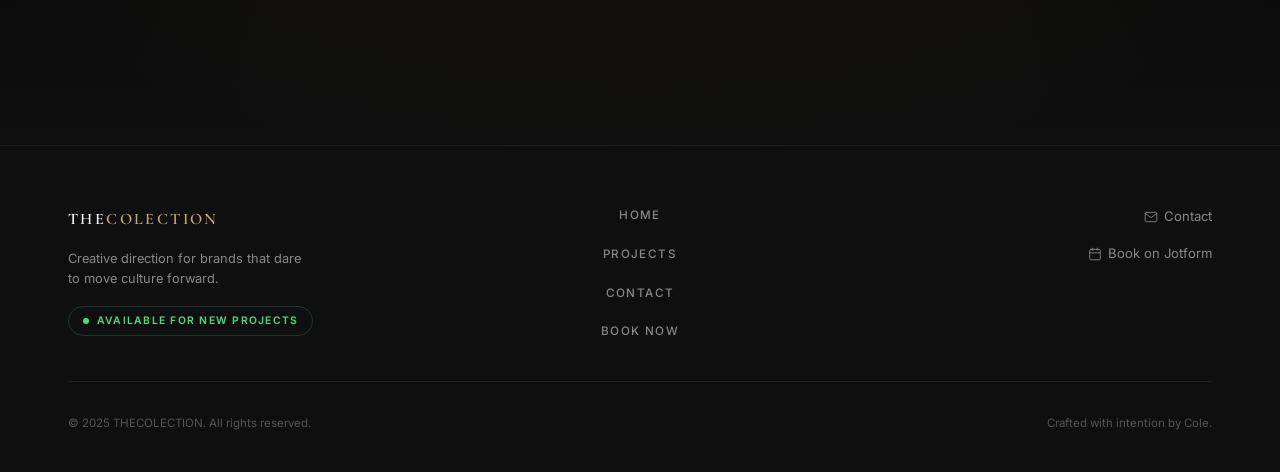
<file: soloshoot.html>
<!DOCTYPE html>
<html lang="en">
<head>
  <meta charset="UTF-8" />
  <meta name="viewport" content="width=device-width, initial-scale=1.0" />
  <title>Egypt's Rebirth — THECOLECTION</title>
  <meta name="description" content="Egypt's Rebirth is a cinematic UI/UX visual project focused on depth, texture, and modern storytelling." />
  <link rel="preconnect" href="https://fonts.googleapis.com" />
  <link rel="preconnect" href="https://fonts.gstatic.com" crossorigin />
  <link href="https://fonts.googleapis.com/css2?family=Cormorant+Garamond:ital,wght@0,300;0,400;0,500;0,600;0,700;1,300;1,400;1,500&family=Inter:wght@300;400;500;600;700&display=swap" rel="stylesheet" />
  <link rel="stylesheet" href="css/style.css" />
</head>
<body>
  <nav class="nav" role="navigation" aria-label="Main navigation"><div class="container nav-inner"><a href="index.html" class="nav-logo">THE<span>COLECTION</span></a><div class="nav-links"><a href="projects.html" class="nav-link active">Projects</a><a href="contact.html" class="nav-link">Contact</a><a href="https://form.jotform.com/253236239169058" target="_blank" rel="noopener" class="nav-cta">Book Now</a></div><button class="nav-hamburger" aria-label="Open menu" aria-expanded="false"><span></span><span></span><span></span></button></div></nav>
  <div class="nav-mobile" role="dialog" aria-label="Mobile navigation"><a href="projects.html" class="nav-link active">Projects</a><a href="contact.html" class="nav-link">Contact</a><a href="https://form.jotform.com/253236239169058" target="_blank" rel="noopener" class="nav-cta">Book Now</a></div>

  <header class="project-detail-hero" aria-label="Project overview">
    <div class="container">
      <a href="projects.html" class="project-detail-back reveal"><svg width="14" height="14" viewBox="0 0 24 24" fill="none" stroke="currentColor" stroke-width="2" stroke-linecap="round" stroke-linejoin="round" aria-hidden="true"><path d="M19 12H5M12 19l-7-7 7-7"/></svg>Back to Projects</a>
      <div class="project-detail-hero-inner">
        <div>
          <div class="project-detail-eyebrow reveal reveal-delay-1">UI / UX</div>
          <h1 class="project-detail-title reveal reveal-delay-2">Egypt's <em>Rebirth.</em></h1>
          <p class="project-detail-tagline reveal reveal-delay-3">A moody, elevated visual narrative inspired by legacy, identity, and renewal.</p>
        </div>
        <aside class="project-detail-meta reveal reveal-delay-2" aria-label="Project details">
          <div class="project-detail-meta-item"><div class="project-detail-meta-label">Client</div><div class="project-detail-meta-value">Egypt Johnson</div></div>
          <div class="project-detail-meta-item"><div class="project-detail-meta-label">Duration</div><div class="project-detail-meta-value">1.5 Hours</div></div>
          <div class="project-detail-meta-item"><div class="project-detail-meta-label">Category</div><div class="project-detail-meta-value">UI / UX</div></div>
          <div class="project-detail-meta-item" style="margin-top: 4px;"><a href="soloshoot.html" class="btn btn-ghost" style="font-size: 0.68rem; padding: 10px 22px;">Live Preview<svg class="arrow" width="14" height="14" viewBox="0 0 24 24" fill="none" stroke="currentColor" stroke-width="2" stroke-linecap="round" stroke-linejoin="round" aria-hidden="true"><path d="M5 12h14M12 5l7 7-7 7"/></svg></a></div>
        </aside>
      </div>
    </div>
  </header>

  <section class="project-detail-body" aria-label="Project narrative"><div class="container"><div class="project-detail-columns"><div class="project-detail-column reveal"><div class="project-detail-col-label">The Problem</div><h2 class="project-detail-col-heading">Powerful concepts that can feel visually <em style="font-style:italic; color:var(--gold);">disconnected.</em></h2><p class="project-detail-col-body">Without a clear visual system, conceptual shoots can lose focus. This project needed a direction that could unify atmosphere, tone, and message while still feeling premium and contemporary.</p></div><div class="project-detail-divider" aria-hidden="true"></div><div class="project-detail-column reveal reveal-delay-1"><div class="project-detail-col-label">The Solution</div><h2 class="project-detail-col-heading">A cinematic system anchored in <em style="font-style:italic; color:var(--gold);">balance.</em></h2><p class="project-detail-col-body">The final approach blends dramatic contrast, clean hierarchy, and restrained styling to deliver a cohesive story. Every frame supports a modern UX rhythm that feels intentional from first glance to final image.</p></div></div></div></section>

  <section class="project-gallery-section" aria-label="Egypt's Rebirth photo gallery"><div class="container"><div class="project-gallery-header reveal"><div><div class="section-label" style="margin-bottom: 10px;">Photography</div><h2 class="project-gallery-title">Egypt's <em style="font-style:italic; color:var(--gold);">Rebirth</em></h2></div><span class="project-gallery-count">4 Images</span></div><div class="project-gallery-grid"><div class="project-gallery-item reveal"><img src="images/egypt1.jpg.webp" alt="Egypt's Rebirth visual one" loading="lazy" /></div><div class="project-gallery-item reveal reveal-delay-1"><img src="images/egypt2.jpg.webp" alt="Egypt's Rebirth visual two" loading="lazy" /></div><div class="project-gallery-item reveal reveal-delay-2"><img src="images/egypt3.jpg.webp" alt="Egypt's Rebirth visual three" loading="lazy" /></div><div class="project-gallery-item reveal reveal-delay-3"><img src="images/egypt4.jpg.webp" alt="Egypt's Rebirth visual four" loading="lazy" /></div></div></div></section>

  <section class="project-more-section" aria-label="More projects"><div class="container"><div class="project-more-inner"><div class="project-more-header reveal"><div class="project-more-label">More Projects</div><a href="projects.html" class="projects-view-all">View All<svg viewBox="0 0 24 24" fill="none" stroke-width="2" stroke-linecap="round" stroke-linejoin="round" aria-hidden="true"><path d="M5 12h14M12 5l7 7-7 7"/></svg></a></div><div class="project-more-grid"><a href="eventshootings.html" class="project-card project-card-full reveal" aria-label="J. Cole Branding project"><div class="project-visual"><div class="gradient-placeholder gp-1" style="height:320px;"></div><div class="project-overlay"><div class="project-overlay-btn">View Project<svg width="14" height="14" viewBox="0 0 24 24" fill="none" stroke="currentColor" stroke-width="2.5" stroke-linecap="round" stroke-linejoin="round" aria-hidden="true"><path d="M5 12h14M12 5l7 7-7 7"/></svg></div></div></div><div class="project-info"><div class="project-meta"><div class="project-category">Branding</div><div class="project-title">J. Cole // Brand Identity</div></div><div class="project-arrow"><svg viewBox="0 0 24 24" fill="none" stroke-width="2" stroke-linecap="round" stroke-linejoin="round" aria-hidden="true"><path d="M5 12h14M12 5l7 7-7 7"/></svg></div></div></a><a href="brandingshoots-guides.html" class="project-card project-card-full reveal reveal-delay-1" aria-label="Real Paper Chasers Branding project"><div class="project-visual"><div class="gradient-placeholder gp-5" style="height:320px;"></div><div class="project-overlay"><div class="project-overlay-btn">View Project<svg width="14" height="14" viewBox="0 0 24 24" fill="none" stroke="currentColor" stroke-width="2.5" stroke-linecap="round" stroke-linejoin="round" aria-hidden="true"><path d="M5 12h14M12 5l7 7-7 7"/></svg></div></div></div><div class="project-info"><div class="project-meta"><div class="project-category">Branding</div><div class="project-title">Real Paper Chasers</div></div><div class="project-arrow"><svg viewBox="0 0 24 24" fill="none" stroke-width="2" stroke-linecap="round" stroke-linejoin="round" aria-hidden="true"><path d="M5 12h14M12 5l7 7-7 7"/></svg></div></div></a></div></div></div></section>

  <section class="cta-banner" aria-label="Call to action"><div class="cta-banner-line"></div><div class="container"><div class="cta-banner-inner"><div class="cta-banner-eyebrow reveal">Start a Project</div><h2 class="cta-banner-title reveal reveal-delay-1">Your Story Deserves to <em>Stand Out.</em></h2><p class="cta-banner-sub reveal reveal-delay-2">Ready to create something that moves people? Let's build something worth remembering.</p><div class="cta-banner-actions reveal reveal-delay-3"><a href="https://form.jotform.com/253236239169058" target="_blank" rel="noopener" class="btn btn-primary">Book a Session<svg class="arrow" width="16" height="16" viewBox="0 0 24 24" fill="none" stroke="currentColor" stroke-width="2" stroke-linecap="round" stroke-linejoin="round" aria-hidden="true"><path d="M5 12h14M12 5l7 7-7 7"/></svg></a><a href="contact.html" class="btn btn-outline">Get in Touch</a></div></div></div></section>

  <footer class="footer" role="contentinfo"><div class="container"><div class="footer-inner"><div class="footer-brand"><a href="index.html" class="nav-logo">THE<span>COLECTION</span></a><p class="footer-tagline">Creative direction for brands that dare to move culture forward.</p><div class="footer-status"><span class="footer-status-dot"></span>Available for New Projects</div></div><nav class="footer-nav" aria-label="Footer navigation"><a href="index.html" class="footer-nav-link">Home</a><a href="projects.html" class="footer-nav-link">Projects</a><a href="contact.html" class="footer-nav-link">Contact</a><a href="https://form.jotform.com/253236239169058" target="_blank" rel="noopener" class="footer-nav-link">Book Now</a></nav><div class="footer-right"><a href="contact.html" class="footer-contact-link"><svg width="14" height="14" viewBox="0 0 24 24" fill="none" stroke="currentColor" stroke-width="1.5" stroke-linecap="round" stroke-linejoin="round" aria-hidden="true"><path d="M4 4h16c1.1 0 2 .9 2 2v12c0 1.1-.9 2-2 2H4c-1.1 0-2-.9-2-2V6c0-1.1.9-2 2-2z"/><polyline points="22,6 12,13 2,6"/></svg>Contact</a><a href="https://form.jotform.com/253236239169058" target="_blank" rel="noopener" class="footer-contact-link"><svg width="14" height="14" viewBox="0 0 24 24" fill="none" stroke="currentColor" stroke-width="1.5" stroke-linecap="round" stroke-linejoin="round" aria-hidden="true"><rect x="3" y="4" width="18" height="18" rx="2" ry="2"/><line x1="16" y1="2" x2="16" y2="6"/><line x1="8" y1="2" x2="8" y2="6"/><line x1="3" y1="10" x2="21" y2="10"/></svg>Book on Jotform</a></div></div><div class="footer-bottom"><p class="footer-copy">&copy; 2025 THECOLECTION. All rights reserved.</p><p class="footer-made">Crafted with intention by Cole.</p></div></div></footer>
  <script src="js/main.js"></script>
</body>
</html>
</file>
<file: css/style.css>
/* ============================================================
   THECOLECTION — Premium Stylesheet
   Design: Dark luxury editorial with gold accents
   ============================================================ */

/* ─── Google Fonts Import ─── */
@import url('https://fonts.googleapis.com/css2?family=Cormorant+Garamond:ital,wght@0,300;0,400;0,500;0,600;0,700;1,300;1,400;1,500&family=Inter:wght@300;400;500;600;700&display=swap');

/* ─── Design Tokens ─── */
:root {
  --bg:           #080808;
  --bg-2:         #0f0f0f;
  --bg-3:         #141414;
  --surface:      #1a1a1a;
  --surface-2:    #222222;
  --gold:         #C9A96E;
  --gold-light:   #e0c48a;
  --gold-dark:    #a0813e;
  --cream:        #F5F0E8;
  --white:        #FFFFFF;
  --text:         #EFEFEF;
  --text-muted:   #888888;
  --text-dim:     #555555;
  --border:       rgba(255,255,255,0.07);
  --border-gold:  rgba(201,169,110,0.25);

  --font-display: 'Cormorant Garamond', Georgia, serif;
  --font-body:    'Inter', -apple-system, BlinkMacSystemFont, sans-serif;

  --ease-out:     cubic-bezier(0.22, 1, 0.36, 1);
  --ease-in-out:  cubic-bezier(0.65, 0, 0.35, 1);

  --radius-sm:    6px;
  --radius:       12px;
  --radius-lg:    20px;

  --nav-h:        72px;
  --section-pad:  120px;
  --container:    1240px;
  --gutter:       48px;
}

/* ─── Reset & Base ─── */
*, *::before, *::after {
  box-sizing: border-box;
  margin: 0;
  padding: 0;
}

html {
  scroll-behavior: smooth;
  font-size: 16px;
  -webkit-text-size-adjust: 100%;
}

body {
  background-color: var(--bg);
  color: var(--text);
  font-family: var(--font-body);
  font-weight: 400;
  line-height: 1.6;
  overflow-x: hidden;
  -webkit-font-smoothing: antialiased;
  -moz-osx-font-smoothing: grayscale;
}

img, video {
  display: block;
  max-width: 100%;
}

a {
  color: inherit;
  text-decoration: none;
}

ul, ol {
  list-style: none;
}

button {
  cursor: pointer;
  border: none;
  background: none;
  font-family: var(--font-body);
}

/* ─── Noise Overlay ─── */
body::before {
  content: '';
  position: fixed;
  inset: 0;
  background-image: url("data:image/svg+xml,%3Csvg viewBox='0 0 256 256' xmlns='http://www.w3.org/2000/svg'%3E%3Cfilter id='noise'%3E%3CfeTurbulence type='fractalNoise' baseFrequency='0.9' numOctaves='4' stitchTiles='stitch'/%3E%3C/filter%3E%3Crect width='100%25' height='100%25' filter='url(%23noise)' opacity='1'/%3E%3C/svg%3E");
  opacity: 0.022;
  pointer-events: none;
  z-index: 9999;
}

/* ─── Utilities ─── */
.container {
  max-width: var(--container);
  margin: 0 auto;
  padding: 0 var(--gutter);
}

.section {
  padding: var(--section-pad) 0;
}

.gold { color: var(--gold); }
.italic { font-style: italic; }

/* ─── Scroll Reveal Animation ─── */
.reveal {
  opacity: 0;
  transform: translateY(36px);
  transition: opacity 0.75s var(--ease-out), transform 0.75s var(--ease-out);
}
.reveal.revealed {
  opacity: 1;
  transform: translateY(0);
}
.reveal-delay-1 { transition-delay: 0.1s; }
.reveal-delay-2 { transition-delay: 0.2s; }
.reveal-delay-3 { transition-delay: 0.3s; }
.reveal-delay-4 { transition-delay: 0.45s; }

/* ─── Buttons ─── */
.btn {
  display: inline-flex;
  align-items: center;
  gap: 10px;
  padding: 14px 32px;
  font-family: var(--font-body);
  font-size: 0.78rem;
  font-weight: 600;
  letter-spacing: 0.12em;
  text-transform: uppercase;
  border-radius: 3px;
  transition: all 0.3s var(--ease-out);
  white-space: nowrap;
  position: relative;
  overflow: hidden;
}

.btn-primary {
  background: var(--gold);
  color: #000;
}
.btn-primary::after {
  content: '';
  position: absolute;
  inset: 0;
  background: linear-gradient(135deg, rgba(255,255,255,0.15) 0%, transparent 60%);
  pointer-events: none;
}
.btn-primary:hover {
  background: var(--gold-light);
  transform: translateY(-2px);
  box-shadow: 0 12px 40px rgba(201,169,110,0.35);
}

.btn-outline {
  background: transparent;
  color: var(--white);
  border: 1px solid rgba(255,255,255,0.3);
}
.btn-outline:hover {
  border-color: var(--gold);
  color: var(--gold);
  transform: translateY(-2px);
  box-shadow: 0 8px 30px rgba(0,0,0,0.4);
}

.btn-ghost {
  background: transparent;
  color: var(--gold);
  border: 1px solid var(--border-gold);
  padding: 12px 28px;
}
.btn-ghost:hover {
  background: var(--gold);
  color: #000;
}

/* Arrow icon inside button */
.btn .arrow {
  transition: transform 0.3s var(--ease-out);
}
.btn:hover .arrow {
  transform: translateX(4px);
}

/* ─── Section Labels ─── */
.section-label {
  display: inline-flex;
  align-items: center;
  gap: 10px;
  font-size: 0.7rem;
  font-weight: 600;
  letter-spacing: 0.2em;
  text-transform: uppercase;
  color: var(--gold);
  margin-bottom: 20px;
}
.section-label::before {
  content: '';
  width: 30px;
  height: 1px;
  background: var(--gold);
}

.section-title {
  font-family: var(--font-display);
  font-size: clamp(2.8rem, 5vw, 4.5rem);
  font-weight: 500;
  line-height: 1.05;
  letter-spacing: -0.02em;
  color: var(--white);
}

.section-title em {
  font-style: italic;
  color: var(--gold);
}

/* ─── Divider ─── */
.divider {
  width: 100%;
  height: 1px;
  background: var(--border);
}

/* ════════════════════════════════════════════════
   NAVIGATION
   ════════════════════════════════════════════════ */
.nav {
  position: fixed;
  top: 0;
  left: 0;
  right: 0;
  z-index: 1000;
  height: var(--nav-h);
  display: flex;
  align-items: center;
  transition: background 0.4s ease, box-shadow 0.4s ease, backdrop-filter 0.4s ease;
}

.nav.scrolled {
  background: rgba(8,8,8,0.88);
  backdrop-filter: blur(20px);
  -webkit-backdrop-filter: blur(20px);
  box-shadow: 0 1px 0 var(--border);
}

.nav-inner {
  display: flex;
  align-items: center;
  justify-content: space-between;
  width: 100%;
}

.nav-logo {
  font-family: var(--font-display);
  font-size: 1.15rem;
  font-weight: 600;
  letter-spacing: 0.15em;
  text-transform: uppercase;
  color: var(--white);
  transition: color 0.3s ease;
}
.nav-logo:hover { color: var(--gold); }
.nav-logo span { color: var(--gold); }

.nav-links {
  display: flex;
  align-items: center;
  gap: 40px;
}

.nav-link {
  font-size: 0.75rem;
  font-weight: 500;
  letter-spacing: 0.12em;
  text-transform: uppercase;
  color: var(--text-muted);
  transition: color 0.3s ease;
  position: relative;
}
.nav-link::after {
  content: '';
  position: absolute;
  bottom: -3px;
  left: 0;
  width: 0;
  height: 1px;
  background: var(--gold);
  transition: width 0.3s var(--ease-out);
}
.nav-link:hover { color: var(--white); }
.nav-link:hover::after { width: 100%; }
.nav-link.active { color: var(--white); }
.nav-link.active::after { width: 100%; }

.nav-cta {
  font-size: 0.72rem;
  font-weight: 600;
  letter-spacing: 0.12em;
  text-transform: uppercase;
  color: #000;
  background: var(--gold);
  padding: 10px 22px;
  border-radius: 3px;
  transition: all 0.3s var(--ease-out);
}
.nav-cta:hover {
  background: var(--gold-light);
  transform: translateY(-1px);
  box-shadow: 0 6px 20px rgba(201,169,110,0.3);
}

.nav-hamburger {
  display: none;
  flex-direction: column;
  gap: 5px;
  width: 28px;
  cursor: pointer;
  padding: 4px;
}
.nav-hamburger span {
  display: block;
  height: 1.5px;
  background: var(--white);
  transition: all 0.35s var(--ease-out);
  transform-origin: center;
}
.nav-hamburger.open span:nth-child(1) {
  transform: translateY(6.5px) rotate(45deg);
}
.nav-hamburger.open span:nth-child(2) {
  opacity: 0;
  transform: scaleX(0);
}
.nav-hamburger.open span:nth-child(3) {
  transform: translateY(-6.5px) rotate(-45deg);
}

/* Mobile nav overlay */
.nav-mobile {
  display: none;
  position: fixed;
  inset: 0;
  top: var(--nav-h);
  background: rgba(8,8,8,0.97);
  backdrop-filter: blur(20px);
  z-index: 999;
  flex-direction: column;
  align-items: center;
  justify-content: center;
  gap: 40px;
  opacity: 0;
  pointer-events: none;
  transition: opacity 0.35s ease;
}
.nav-mobile.open {
  opacity: 1;
  pointer-events: all;
}
.nav-mobile .nav-link {
  font-size: 1rem;
  letter-spacing: 0.15em;
}
.nav-mobile .nav-cta {
  font-size: 0.85rem;
  padding: 14px 36px;
}

/* ════════════════════════════════════════════════
   HERO
   ════════════════════════════════════════════════ */
.hero {
  position: relative;
  min-height: 100vh;
  display: flex;
  align-items: center;
  overflow: hidden;
  background: var(--bg);
}

/* Animated gradient background */
.hero-bg {
  position: absolute;
  inset: 0;
  z-index: 0;
}

.hero-glow {
  position: absolute;
  border-radius: 50%;
  filter: blur(120px);
  pointer-events: none;
}
.hero-glow-1 {
  width: 700px;
  height: 700px;
  top: -200px;
  right: -100px;
  background: radial-gradient(circle, rgba(201,169,110,0.08) 0%, transparent 70%);
  animation: glowFloat 8s ease-in-out infinite;
}
.hero-glow-2 {
  width: 500px;
  height: 500px;
  bottom: -100px;
  left: -50px;
  background: radial-gradient(circle, rgba(201,169,110,0.05) 0%, transparent 70%);
  animation: glowFloat 10s ease-in-out infinite reverse;
}

@keyframes glowFloat {
  0%, 100% { transform: translateY(0) scale(1); }
  50% { transform: translateY(-30px) scale(1.05); }
}

/* Grid lines on hero */
.hero-grid {
  position: absolute;
  inset: 0;
  background-image:
    linear-gradient(rgba(255,255,255,0.015) 1px, transparent 1px),
    linear-gradient(90deg, rgba(255,255,255,0.015) 1px, transparent 1px);
  background-size: 80px 80px;
  z-index: 0;
}

.hero-content {
  position: relative;
  z-index: 1;
  padding-top: var(--nav-h);
  width: 100%;
}

.hero-inner {
  display: grid;
  grid-template-columns: 1fr 1fr;
  gap: 80px;
  align-items: center;
  min-height: calc(100vh - var(--nav-h));
  padding: 80px 0;
}

.hero-left {
  display: flex;
  flex-direction: column;
  gap: 32px;
}

.hero-tag {
  display: inline-flex;
  align-items: center;
  gap: 10px;
  padding: 8px 18px;
  border: 1px solid var(--border-gold);
  border-radius: 100px;
  font-size: 0.68rem;
  font-weight: 500;
  letter-spacing: 0.18em;
  text-transform: uppercase;
  color: var(--gold);
  width: fit-content;
}

.hero-tag-dot {
  width: 6px;
  height: 6px;
  border-radius: 50%;
  background: var(--gold);
  animation: pulse 2s ease-in-out infinite;
}

@keyframes pulse {
  0%, 100% { opacity: 1; box-shadow: 0 0 0 0 rgba(201,169,110,0.4); }
  50% { opacity: 0.7; box-shadow: 0 0 0 6px rgba(201,169,110,0); }
}

.hero-headline {
  font-family: var(--font-display);
  font-size: clamp(3.5rem, 6vw, 6rem);
  font-weight: 500;
  line-height: 1.0;
  letter-spacing: -0.025em;
  color: var(--white);
}

.hero-headline em {
  font-style: italic;
  color: var(--gold);
}

.hero-headline .line {
  display: block;
  overflow: hidden;
}

.hero-sub {
  font-size: 1.05rem;
  font-weight: 300;
  color: var(--text-muted);
  line-height: 1.75;
  max-width: 460px;
}

.hero-actions {
  display: flex;
  align-items: center;
  gap: 16px;
  flex-wrap: wrap;
}

.hero-stats {
  display: flex;
  align-items: center;
  gap: 32px;
  padding-top: 12px;
  border-top: 1px solid var(--border);
  margin-top: 8px;
}

.hero-stat-value {
  font-family: var(--font-display);
  font-size: 2rem;
  font-weight: 600;
  color: var(--white);
  line-height: 1;
}
.hero-stat-label {
  font-size: 0.7rem;
  font-weight: 400;
  color: var(--text-muted);
  letter-spacing: 0.08em;
  text-transform: uppercase;
  margin-top: 4px;
}

.hero-right {
  display: flex;
  flex-direction: column;
  gap: 16px;
  height: 560px;
}

/* Project preview cards on hero */
.hero-card {
  background: var(--surface);
  border: 1px solid var(--border);
  border-radius: var(--radius);
  overflow: hidden;
  position: relative;
  transition: transform 0.5s var(--ease-out), box-shadow 0.5s ease;
}
.hero-card:hover {
  transform: translateY(-4px);
  box-shadow: 0 20px 60px rgba(0,0,0,0.5);
}

.hero-card-main {
  flex: 1;
  min-height: 0;
}

.hero-card-pair {
  display: grid;
  grid-template-columns: 1fr 1fr;
  gap: 16px;
  height: 180px;
}

.hero-card-visual {
  width: 100%;
  height: 100%;
  position: relative;
  overflow: hidden;
}

.hero-card-img {
  width: 100%;
  height: 100%;
  object-fit: cover;
}

/* Gradient placeholder for image areas */
.gradient-placeholder {
  width: 100%;
  height: 100%;
  position: relative;
  overflow: hidden;
}

.gp-1 { background: linear-gradient(135deg, #1a1210 0%, #2d1f0f 40%, #1a1a1a 100%); }
.gp-2 { background: linear-gradient(135deg, #0f1520 0%, #1a2540 40%, #111 100%); }
.gp-3 { background: linear-gradient(135deg, #150f1a 0%, #251530 40%, #111 100%); }
.gp-4 { background: linear-gradient(135deg, #0f1a15 0%, #1a3025 40%, #111 100%); }
.gp-5 { background: linear-gradient(135deg, #1a100f 0%, #302010 40%, #111 100%); }
.gp-6 { background: linear-gradient(135deg, #10151a 0%, #1a2030 40%, #111 100%); }

.gradient-placeholder::after {
  content: '';
  position: absolute;
  inset: 0;
  background: linear-gradient(180deg, transparent 40%, rgba(0,0,0,0.6) 100%);
}

/* Shimmer effect on placeholders */
.gradient-placeholder::before {
  content: '';
  position: absolute;
  inset: 0;
  background: linear-gradient(
    105deg,
    transparent 40%,
    rgba(201,169,110,0.04) 50%,
    transparent 60%
  );
  background-size: 200% 100%;
  animation: shimmer 3s ease-in-out infinite;
}

@keyframes shimmer {
  0% { background-position: -200% 0; }
  100% { background-position: 200% 0; }
}

.hero-card-meta {
  position: absolute;
  bottom: 0;
  left: 0;
  right: 0;
  padding: 20px;
  z-index: 1;
}
.hero-card-category {
  font-size: 0.65rem;
  font-weight: 600;
  letter-spacing: 0.15em;
  text-transform: uppercase;
  color: var(--gold);
  margin-bottom: 4px;
}
.hero-card-title {
  font-family: var(--font-display);
  font-size: 1.1rem;
  font-weight: 500;
  color: var(--white);
}

/* Scroll indicator */
.hero-scroll {
  position: absolute;
  bottom: 36px;
  left: 50%;
  transform: translateX(-50%);
  display: flex;
  flex-direction: column;
  align-items: center;
  gap: 8px;
  color: var(--text-dim);
  font-size: 0.65rem;
  letter-spacing: 0.15em;
  text-transform: uppercase;
  animation: scrollBounce 2.5s ease-in-out infinite;
  z-index: 2;
}

.hero-scroll svg {
  width: 18px;
  height: 18px;
  stroke: var(--gold);
}

@keyframes scrollBounce {
  0%, 100% { transform: translateX(-50%) translateY(0); opacity: 0.7; }
  50% { transform: translateX(-50%) translateY(6px); opacity: 1; }
}

/* ════════════════════════════════════════════════
   MARQUEE
   ════════════════════════════════════════════════ */
.marquee-section {
  overflow: hidden;
  border-top: 1px solid var(--border);
  border-bottom: 1px solid var(--border);
  padding: 18px 0;
  background: var(--bg-2);
  position: relative;
  z-index: 1;
}

.marquee-track {
  display: flex;
  width: max-content;
  animation: marqueeScroll 28s linear infinite;
}

.marquee-track:hover {
  animation-play-state: paused;
}

.marquee-inner {
  display: flex;
  align-items: center;
  gap: 0;
  white-space: nowrap;
}

.marquee-item {
  display: flex;
  align-items: center;
  gap: 20px;
  padding: 0 24px;
  font-size: 0.7rem;
  font-weight: 600;
  letter-spacing: 0.2em;
  text-transform: uppercase;
  color: var(--text-muted);
  transition: color 0.3s ease;
}

.marquee-item:hover { color: var(--gold); }

.marquee-dot {
  width: 4px;
  height: 4px;
  border-radius: 50%;
  background: var(--gold);
  opacity: 0.5;
  flex-shrink: 0;
}

@keyframes marqueeScroll {
  0% { transform: translateX(0); }
  100% { transform: translateX(-50%); }
}

/* ════════════════════════════════════════════════
   ABOUT / INTRO
   ════════════════════════════════════════════════ */
.about {
  padding: var(--section-pad) 0;
  background: var(--bg);
}

.about-inner {
  display: grid;
  grid-template-columns: 1fr 2fr;
  gap: 80px;
  align-items: start;
}

.about-left {
  position: sticky;
  top: calc(var(--nav-h) + 40px);
}

.about-number {
  font-family: var(--font-display);
  font-size: clamp(6rem, 12vw, 10rem);
  font-weight: 300;
  line-height: 0.9;
  color: transparent;
  -webkit-text-stroke: 1px rgba(255,255,255,0.08);
  letter-spacing: -0.04em;
  display: block;
  margin-bottom: 24px;
}

.about-right {
  display: flex;
  flex-direction: column;
  gap: 40px;
}

.about-bio {
  font-family: var(--font-display);
  font-size: clamp(1.6rem, 2.5vw, 2.2rem);
  font-weight: 400;
  line-height: 1.5;
  color: var(--text);
  letter-spacing: -0.01em;
}

.about-bio em {
  font-style: italic;
  color: var(--gold);
}

.about-body {
  font-size: 0.95rem;
  line-height: 1.85;
  color: var(--text-muted);
  max-width: 560px;
}

.about-stats {
  display: grid;
  grid-template-columns: repeat(3, 1fr);
  gap: 0;
  border: 1px solid var(--border);
  border-radius: var(--radius);
  overflow: hidden;
  margin-top: 8px;
}

.about-stat {
  padding: 32px 28px;
  border-right: 1px solid var(--border);
  transition: background 0.3s ease;
}
.about-stat:last-child { border-right: none; }
.about-stat:hover { background: var(--bg-2); }

.about-stat-value {
  font-family: var(--font-display);
  font-size: 2.5rem;
  font-weight: 600;
  color: var(--gold);
  line-height: 1;
  margin-bottom: 8px;
}
.about-stat-label {
  font-size: 0.72rem;
  font-weight: 500;
  letter-spacing: 0.08em;
  text-transform: uppercase;
  color: var(--text-muted);
}

/* ════════════════════════════════════════════════
   PROJECTS SECTION
   ════════════════════════════════════════════════ */
.projects-section {
  padding: var(--section-pad) 0;
  background: var(--bg-2);
}

.projects-header {
  display: flex;
  align-items: flex-end;
  justify-content: space-between;
  margin-bottom: 64px;
  gap: 24px;
}

.projects-view-all {
  display: inline-flex;
  align-items: center;
  gap: 8px;
  font-size: 0.75rem;
  font-weight: 600;
  letter-spacing: 0.12em;
  text-transform: uppercase;
  color: var(--text-muted);
  transition: color 0.3s ease;
  white-space: nowrap;
  flex-shrink: 0;
}
.projects-view-all svg {
  width: 16px;
  height: 16px;
  stroke: currentColor;
  transition: transform 0.3s var(--ease-out);
}
.projects-view-all:hover { color: var(--gold); }
.projects-view-all:hover svg { transform: translateX(4px); }

/* Masonry-ish grid */
.projects-grid {
  display: grid;
  grid-template-columns: 1fr 1fr;
  gap: 20px;
}

.project-card {
  background: var(--surface);
  border: 1px solid var(--border);
  border-radius: var(--radius);
  overflow: hidden;
  position: relative;
  cursor: pointer;
  transition: transform 0.5s var(--ease-out), box-shadow 0.5s ease, border-color 0.3s ease;
  display: block;
}

.project-card:hover {
  transform: translateY(-6px);
  box-shadow: 0 30px 80px rgba(0,0,0,0.6);
  border-color: var(--border-gold);
}

/* Tall card variant */
.project-card.tall .project-visual {
  height: 480px;
}
.project-card.regular .project-visual {
  height: 300px;
}

/* First card spans full width */
.project-card.featured {
  grid-column: 1 / -1;
}
.project-card.featured .project-visual {
  height: 520px;
}

.project-visual {
  width: 100%;
  position: relative;
  overflow: hidden;
}

.project-visual .gradient-placeholder {
  transition: transform 0.7s var(--ease-out);
}
.project-card:hover .project-visual .gradient-placeholder {
  transform: scale(1.04);
}

/* Hover overlay */
.project-overlay {
  position: absolute;
  inset: 0;
  background: rgba(0,0,0,0.5);
  display: flex;
  align-items: center;
  justify-content: center;
  opacity: 0;
  transition: opacity 0.4s ease;
  z-index: 2;
}
.project-card:hover .project-overlay { opacity: 1; }

.project-overlay-btn {
  display: flex;
  align-items: center;
  gap: 10px;
  padding: 14px 28px;
  background: var(--gold);
  color: #000;
  font-size: 0.72rem;
  font-weight: 700;
  letter-spacing: 0.12em;
  text-transform: uppercase;
  border-radius: 3px;
  transform: translateY(10px);
  transition: transform 0.4s var(--ease-out);
}
.project-card:hover .project-overlay-btn { transform: translateY(0); }

.project-info {
  padding: 24px 28px;
  display: flex;
  align-items: center;
  justify-content: space-between;
  gap: 16px;
}

.project-meta {}
.project-category {
  font-size: 0.65rem;
  font-weight: 600;
  letter-spacing: 0.18em;
  text-transform: uppercase;
  color: var(--gold);
  margin-bottom: 6px;
}
.project-title {
  font-family: var(--font-display);
  font-size: 1.2rem;
  font-weight: 500;
  color: var(--white);
}

.project-arrow {
  width: 40px;
  height: 40px;
  border: 1px solid var(--border);
  border-radius: 50%;
  display: flex;
  align-items: center;
  justify-content: center;
  flex-shrink: 0;
  transition: all 0.3s var(--ease-out);
}
.project-arrow svg {
  width: 16px;
  height: 16px;
  stroke: var(--text-muted);
  transition: stroke 0.3s ease;
}
.project-card:hover .project-arrow {
  background: var(--gold);
  border-color: var(--gold);
}
.project-card:hover .project-arrow svg {
  stroke: #000;
}

/* ════════════════════════════════════════════════
   TESTIMONIALS
   ════════════════════════════════════════════════ */
.testimonials {
  padding: var(--section-pad) 0;
  background: var(--bg);
  position: relative;
  overflow: hidden;
}

.testimonials::before {
  content: '"';
  position: absolute;
  top: -20px;
  right: 60px;
  font-family: var(--font-display);
  font-size: 24rem;
  color: rgba(201,169,110,0.03);
  line-height: 1;
  pointer-events: none;
  z-index: 0;
  user-select: none;
}

.testimonials-header {
  margin-bottom: 64px;
}

.testimonials-grid {
  display: grid;
  grid-template-columns: repeat(3, 1fr);
  gap: 20px;
  position: relative;
  z-index: 1;
}

.testimonial-card {
  background: var(--surface);
  border: 1px solid var(--border);
  border-radius: var(--radius);
  padding: 36px 32px;
  display: flex;
  flex-direction: column;
  gap: 24px;
  position: relative;
  overflow: hidden;
  transition: transform 0.4s var(--ease-out), border-color 0.4s ease, box-shadow 0.4s ease;
}

.testimonial-card::before {
  content: '';
  position: absolute;
  top: 0;
  left: 0;
  right: 0;
  height: 2px;
  background: linear-gradient(90deg, transparent, var(--gold), transparent);
  transform: scaleX(0);
  transition: transform 0.5s var(--ease-out);
}
.testimonial-card:hover::before { transform: scaleX(1); }
.testimonial-card:hover {
  transform: translateY(-4px);
  border-color: var(--border-gold);
  box-shadow: 0 20px 60px rgba(0,0,0,0.4);
}

.testimonial-card.active {
  border-color: var(--border-gold);
  background: var(--bg-3);
}
.testimonial-card.active::before { transform: scaleX(1); }

.testimonial-number {
  font-family: var(--font-display);
  font-size: 1rem;
  font-weight: 600;
  color: var(--text-dim);
  letter-spacing: 0.05em;
}

.testimonial-quote {
  font-family: var(--font-display);
  font-size: 1.15rem;
  font-weight: 400;
  line-height: 1.7;
  color: var(--text);
  font-style: italic;
  flex: 1;
}

.testimonial-author {
  display: flex;
  align-items: center;
  gap: 14px;
  padding-top: 20px;
  border-top: 1px solid var(--border);
}

.testimonial-avatar {
  width: 44px;
  height: 44px;
  border-radius: 50%;
  background: var(--surface-2);
  border: 1px solid var(--border-gold);
  display: flex;
  align-items: center;
  justify-content: center;
  font-family: var(--font-display);
  font-size: 1.1rem;
  font-weight: 600;
  color: var(--gold);
  flex-shrink: 0;
}

.testimonial-name {
  font-size: 0.85rem;
  font-weight: 600;
  color: var(--white);
  margin-bottom: 2px;
}
.testimonial-role {
  font-size: 0.72rem;
  color: var(--text-muted);
  letter-spacing: 0.04em;
}

/* ════════════════════════════════════════════════
   PRICING
   ════════════════════════════════════════════════ */
.pricing {
  padding: var(--section-pad) 0;
  background: var(--bg-2);
}

.pricing-header {
  text-align: center;
  margin-bottom: 64px;
}
.pricing-header .section-label {
  justify-content: center;
}
.pricing-header .section-label::before { display: none; }
.pricing-header .section-label::after {
  content: '';
  width: 30px;
  height: 1px;
  background: var(--gold);
}

.pricing-grid {
  display: grid;
  grid-template-columns: 1fr 1fr;
  gap: 24px;
  max-width: 900px;
  margin: 0 auto;
}

.pricing-card {
  background: var(--surface);
  border: 1px solid var(--border);
  border-radius: var(--radius-lg);
  padding: 48px 40px;
  position: relative;
  overflow: hidden;
  transition: transform 0.4s var(--ease-out), box-shadow 0.4s ease;
}
.pricing-card:hover {
  transform: translateY(-6px);
  box-shadow: 0 30px 80px rgba(0,0,0,0.5);
}

.pricing-card.popular {
  border-color: var(--border-gold);
  background: linear-gradient(160deg, var(--bg-3) 0%, var(--surface) 100%);
}
.pricing-card.popular::before {
  content: '';
  position: absolute;
  inset: 0;
  border-radius: var(--radius-lg);
  background: radial-gradient(ellipse at top right, rgba(201,169,110,0.06) 0%, transparent 70%);
  pointer-events: none;
}

.pricing-badge {
  display: inline-flex;
  align-items: center;
  gap: 6px;
  padding: 5px 14px;
  background: var(--gold);
  color: #000;
  font-size: 0.62rem;
  font-weight: 700;
  letter-spacing: 0.14em;
  text-transform: uppercase;
  border-radius: 100px;
  margin-bottom: 28px;
}

.pricing-tier {
  font-size: 0.72rem;
  font-weight: 600;
  letter-spacing: 0.18em;
  text-transform: uppercase;
  color: var(--text-muted);
  margin-bottom: 12px;
}

.pricing-amount {
  display: flex;
  align-items: baseline;
  gap: 4px;
  margin-bottom: 8px;
}
.pricing-currency {
  font-family: var(--font-display);
  font-size: 2rem;
  font-weight: 400;
  color: var(--gold);
}
.pricing-value {
  font-family: var(--font-display);
  font-size: 4.5rem;
  font-weight: 600;
  line-height: 1;
  color: var(--white);
  letter-spacing: -0.03em;
}
.pricing-unit {
  font-size: 0.85rem;
  color: var(--text-muted);
  margin-left: 4px;
}

.pricing-note {
  font-size: 0.75rem;
  color: var(--text-dim);
  margin-bottom: 32px;
  padding-bottom: 32px;
  border-bottom: 1px solid var(--border);
}

.pricing-features {
  display: flex;
  flex-direction: column;
  gap: 14px;
  margin-bottom: 36px;
}

.pricing-feature {
  display: flex;
  align-items: flex-start;
  gap: 12px;
  font-size: 0.88rem;
  color: var(--text-muted);
  line-height: 1.4;
}
.pricing-feature-icon {
  width: 18px;
  height: 18px;
  border-radius: 50%;
  background: rgba(201,169,110,0.1);
  border: 1px solid var(--border-gold);
  display: flex;
  align-items: center;
  justify-content: center;
  flex-shrink: 0;
  margin-top: 1px;
}
.pricing-feature-icon svg {
  width: 10px;
  height: 10px;
  stroke: var(--gold);
  stroke-width: 2.5;
}

.pricing-disclaimer {
  font-size: 0.68rem;
  color: var(--text-dim);
  margin-top: 16px;
  display: flex;
  align-items: center;
  gap: 6px;
}
.pricing-disclaimer::before {
  content: '*';
  color: var(--gold);
}

/* ════════════════════════════════════════════════
   CTA BANNER
   ════════════════════════════════════════════════ */
.cta-banner {
  position: relative;
  overflow: hidden;
  padding: 100px 0;
  background: var(--bg);
}

.cta-banner::before {
  content: '';
  position: absolute;
  inset: 0;
  background:
    radial-gradient(ellipse 80% 80% at 50% 50%, rgba(201,169,110,0.06) 0%, transparent 70%),
    linear-gradient(180deg, var(--bg-2) 0%, var(--bg) 50%, var(--bg-2) 100%);
}

.cta-banner-line {
  position: absolute;
  top: 0;
  left: 0;
  right: 0;
  height: 1px;
  background: linear-gradient(90deg, transparent, var(--gold), transparent);
  opacity: 0.4;
}

.cta-banner-inner {
  position: relative;
  z-index: 1;
  text-align: center;
  display: flex;
  flex-direction: column;
  align-items: center;
  gap: 28px;
}

.cta-banner-eyebrow {
  font-size: 0.7rem;
  font-weight: 600;
  letter-spacing: 0.22em;
  text-transform: uppercase;
  color: var(--gold);
}

.cta-banner-title {
  font-family: var(--font-display);
  font-size: clamp(2.5rem, 5vw, 4.5rem);
  font-weight: 500;
  line-height: 1.1;
  color: var(--white);
  letter-spacing: -0.02em;
  max-width: 700px;
}

.cta-banner-title em {
  font-style: italic;
  color: var(--gold);
}

.cta-banner-sub {
  font-size: 1rem;
  color: var(--text-muted);
  max-width: 460px;
  line-height: 1.7;
}

.cta-banner-actions {
  display: flex;
  align-items: center;
  gap: 16px;
  flex-wrap: wrap;
  justify-content: center;
  padding-top: 8px;
}

/* ════════════════════════════════════════════════
   FOOTER
   ════════════════════════════════════════════════ */
.footer {
  background: var(--bg-2);
  border-top: 1px solid var(--border);
  padding: 60px 0 40px;
}

.footer-inner {
  display: grid;
  grid-template-columns: 1fr auto 1fr;
  gap: 40px;
  align-items: start;
  padding-bottom: 40px;
  border-bottom: 1px solid var(--border);
  margin-bottom: 32px;
}

.footer-brand .nav-logo {
  font-size: 1rem;
  display: inline-block;
  margin-bottom: 16px;
}
.footer-tagline {
  font-size: 0.8rem;
  color: var(--text-muted);
  line-height: 1.6;
  max-width: 240px;
}

.footer-status {
  display: inline-flex;
  align-items: center;
  gap: 8px;
  padding: 6px 14px;
  border: 1px solid rgba(74,222,128,0.2);
  border-radius: 100px;
  font-size: 0.65rem;
  font-weight: 600;
  letter-spacing: 0.12em;
  text-transform: uppercase;
  color: #4ade80;
  margin-top: 16px;
}
.footer-status-dot {
  width: 6px;
  height: 6px;
  border-radius: 50%;
  background: #4ade80;
  animation: pulse 2s ease-in-out infinite;
}

.footer-nav {
  display: flex;
  flex-direction: column;
  align-items: center;
  gap: 20px;
}
.footer-nav-link {
  font-size: 0.73rem;
  font-weight: 500;
  letter-spacing: 0.12em;
  text-transform: uppercase;
  color: var(--text-muted);
  transition: color 0.3s ease;
}
.footer-nav-link:hover { color: var(--gold); }

.footer-right {
  display: flex;
  flex-direction: column;
  align-items: flex-end;
  gap: 16px;
}

.footer-contact-link {
  font-size: 0.82rem;
  color: var(--text-muted);
  transition: color 0.3s ease;
  display: flex;
  align-items: center;
  gap: 6px;
}
.footer-contact-link:hover { color: var(--gold); }

.footer-bottom {
  display: flex;
  align-items: center;
  justify-content: space-between;
  gap: 20px;
}

.footer-copy {
  font-size: 0.72rem;
  color: var(--text-dim);
}

.footer-made {
  font-size: 0.72rem;
  color: var(--text-dim);
}

/* ════════════════════════════════════════════════
   PROJECTS PAGE — PAGE HERO
   ════════════════════════════════════════════════ */
.page-hero {
  padding: calc(var(--nav-h) + 80px) 0 80px;
  background: var(--bg);
  position: relative;
  overflow: hidden;
}

.page-hero::before {
  content: '';
  position: absolute;
  bottom: 0;
  left: 0;
  right: 0;
  height: 1px;
  background: var(--border);
}

.page-hero-inner {
  display: flex;
  align-items: flex-end;
  justify-content: space-between;
  gap: 40px;
}

.page-hero-title {
  font-family: var(--font-display);
  font-size: clamp(4rem, 10vw, 9rem);
  font-weight: 500;
  line-height: 0.95;
  letter-spacing: -0.03em;
  color: var(--white);
}
.page-hero-title em { color: var(--gold); font-style: italic; }

.page-hero-sub {
  font-size: 0.9rem;
  color: var(--text-muted);
  line-height: 1.7;
  max-width: 320px;
  text-align: right;
}

/* Filter Tabs */
.filter-bar {
  padding: 32px 0;
  display: flex;
  align-items: center;
  gap: 8px;
  border-bottom: 1px solid var(--border);
}

.filter-tab {
  padding: 8px 22px;
  font-size: 0.72rem;
  font-weight: 600;
  letter-spacing: 0.12em;
  text-transform: uppercase;
  color: var(--text-muted);
  background: transparent;
  border: 1px solid var(--border);
  border-radius: 3px;
  cursor: pointer;
  transition: all 0.3s var(--ease-out);
}
.filter-tab:hover {
  color: var(--white);
  border-color: rgba(255,255,255,0.2);
}
.filter-tab.active {
  color: #000;
  background: var(--gold);
  border-color: var(--gold);
}

/* Projects full grid */
.projects-full-grid {
  display: grid;
  grid-template-columns: repeat(2, 1fr);
  gap: 20px;
  padding: 48px 0 80px;
}

.project-card-full .project-visual {
  height: 360px;
}

/* ════════════════════════════════════════════════
   CONTACT PAGE
   ════════════════════════════════════════════════ */
.contact-page {
  padding: calc(var(--nav-h) + 60px) 0 var(--section-pad);
  background: var(--bg);
  min-height: 100vh;
}

.contact-grid {
  display: grid;
  grid-template-columns: 1fr 1.3fr;
  gap: 80px;
  align-items: start;
}

.contact-left {
  position: sticky;
  top: calc(var(--nav-h) + 40px);
}

.contact-status {
  display: inline-flex;
  align-items: center;
  gap: 8px;
  padding: 8px 18px;
  border: 1px solid rgba(74,222,128,0.2);
  border-radius: 100px;
  font-size: 0.65rem;
  font-weight: 600;
  letter-spacing: 0.14em;
  text-transform: uppercase;
  color: #4ade80;
  margin-bottom: 28px;
}
.contact-status-dot {
  width: 6px;
  height: 6px;
  border-radius: 50%;
  background: #4ade80;
  animation: pulse 2s ease-in-out infinite;
}

.contact-title {
  font-family: var(--font-display);
  font-size: clamp(2.5rem, 4vw, 3.8rem);
  font-weight: 500;
  line-height: 1.1;
  color: var(--white);
  letter-spacing: -0.02em;
  margin-bottom: 24px;
}
.contact-title em { color: var(--gold); font-style: italic; }

.contact-desc {
  font-size: 0.95rem;
  color: var(--text-muted);
  line-height: 1.8;
  margin-bottom: 48px;
}

.contact-info {
  display: flex;
  flex-direction: column;
  gap: 20px;
}

.contact-info-item {
  display: flex;
  align-items: center;
  gap: 14px;
}
.contact-info-icon {
  width: 40px;
  height: 40px;
  border: 1px solid var(--border-gold);
  border-radius: 50%;
  display: flex;
  align-items: center;
  justify-content: center;
  flex-shrink: 0;
}
.contact-info-icon svg {
  width: 16px;
  height: 16px;
  stroke: var(--gold);
  stroke-width: 1.5;
}
.contact-info-label {
  font-size: 0.7rem;
  font-weight: 600;
  letter-spacing: 0.1em;
  text-transform: uppercase;
  color: var(--text-dim);
  margin-bottom: 2px;
}
.contact-info-value {
  font-size: 0.88rem;
  color: var(--text);
}

a.contact-email-link {
  color: var(--gold);
  text-decoration: underline;
  text-decoration-color: var(--border-gold);
  text-underline-offset: 3px;
  word-break: break-word;
}
a.contact-email-link:hover {
  color: var(--gold-light);
  text-decoration-color: var(--gold);
}

/* Form */
.contact-form-wrap {
  background: var(--surface);
  border: 1px solid var(--border);
  border-radius: var(--radius-lg);
  padding: 48px 44px;
}

.form-title {
  font-family: var(--font-display);
  font-size: 1.6rem;
  font-weight: 500;
  color: var(--white);
  margin-bottom: 36px;
}

.form-grid {
  display: grid;
  grid-template-columns: 1fr 1fr;
  gap: 20px;
  margin-bottom: 20px;
}

.form-group {
  display: flex;
  flex-direction: column;
  gap: 8px;
}
.form-group.full {
  grid-column: 1 / -1;
}

.form-label {
  font-size: 0.7rem;
  font-weight: 600;
  letter-spacing: 0.12em;
  text-transform: uppercase;
  color: var(--text-muted);
}

.form-input,
.form-select,
.form-textarea {
  background: var(--bg-3);
  border: 1px solid var(--border);
  border-radius: var(--radius-sm);
  padding: 14px 18px;
  font-family: var(--font-body);
  font-size: 0.9rem;
  color: var(--text);
  width: 100%;
  outline: none;
  transition: border-color 0.3s ease, box-shadow 0.3s ease;
  appearance: none;
}
.form-input::placeholder,
.form-textarea::placeholder {
  color: var(--text-dim);
}
.form-input:focus,
.form-select:focus,
.form-textarea:focus {
  border-color: var(--border-gold);
  box-shadow: 0 0 0 3px rgba(201,169,110,0.08);
}

.form-select {
  background-image: url("data:image/svg+xml,%3Csvg xmlns='http://www.w3.org/2000/svg' width='16' height='16' viewBox='0 0 24 24' fill='none' stroke='%23888' stroke-width='2'%3E%3Cpath d='M6 9l6 6 6-6'/%3E%3C/svg%3E");
  background-repeat: no-repeat;
  background-position: right 16px center;
  background-size: 16px;
  cursor: pointer;
}
.form-select option {
  background: var(--surface);
  color: var(--text);
}

.form-textarea {
  resize: vertical;
  min-height: 140px;
}

.form-submit {
  display: flex;
  align-items: center;
  justify-content: space-between;
  margin-top: 32px;
  gap: 20px;
}

.form-note {
  font-size: 0.72rem;
  color: var(--text-dim);
  line-height: 1.5;
  max-width: 260px;
}
.form-note strong {
  color: var(--gold);
  font-weight: 600;
}

.form-actions {
  display: flex;
  flex-direction: column;
  gap: 10px;
  align-items: flex-end;
}

.form-book-link {
  font-size: 0.7rem;
  color: var(--text-muted);
  text-decoration: underline;
  text-decoration-color: var(--border-gold);
  transition: color 0.3s ease;
}
.form-book-link:hover { color: var(--gold); }

/* ════════════════════════════════════════════════
   PROJECT DETAIL PAGE
   ════════════════════════════════════════════════ */

/* Hero */
.project-detail-hero {
  padding: calc(var(--nav-h) + 80px) 0 80px;
  background: var(--bg);
  position: relative;
  overflow: hidden;
}
.project-detail-hero::before {
  content: '';
  position: absolute;
  inset: 0;
  background: radial-gradient(ellipse 60% 50% at 70% 20%, rgba(201,169,110,0.05) 0%, transparent 70%);
  pointer-events: none;
}
.project-detail-hero::after {
  content: '';
  position: absolute;
  bottom: 0;
  left: 0;
  right: 0;
  height: 1px;
  background: var(--border);
}

.project-detail-back {
  display: inline-flex;
  align-items: center;
  gap: 8px;
  font-size: 0.7rem;
  font-weight: 600;
  letter-spacing: 0.14em;
  text-transform: uppercase;
  color: var(--text-muted);
  margin-bottom: 36px;
  transition: color 0.3s ease;
}
.project-detail-back svg {
  transition: transform 0.3s var(--ease-out);
}
.project-detail-back:hover { color: var(--gold); }
.project-detail-back:hover svg { transform: translateX(-4px); }

.project-detail-hero-inner {
  position: relative;
  z-index: 1;
  display: grid;
  grid-template-columns: 1fr auto;
  gap: 60px;
  align-items: end;
}

.project-detail-eyebrow {
  display: inline-flex;
  align-items: center;
  gap: 10px;
  font-size: 0.68rem;
  font-weight: 600;
  letter-spacing: 0.2em;
  text-transform: uppercase;
  color: var(--gold);
  margin-bottom: 18px;
}
.project-detail-eyebrow::before {
  content: '';
  width: 28px;
  height: 1px;
  background: var(--gold);
}

.project-detail-title {
  font-family: var(--font-display);
  font-size: clamp(3.2rem, 8vw, 7rem);
  font-weight: 500;
  line-height: 0.95;
  letter-spacing: -0.03em;
  color: var(--white);
  margin-bottom: 28px;
}
.project-detail-title em {
  font-style: italic;
  color: var(--gold);
}

.project-detail-tagline {
  font-size: 1rem;
  color: var(--text-muted);
  line-height: 1.7;
  max-width: 520px;
}

/* Metadata strip */
.project-detail-meta {
  display: flex;
  flex-direction: column;
  gap: 20px;
  align-items: flex-end;
  padding-left: 40px;
  border-left: 1px solid var(--border-gold);
  align-self: end;
}

.project-detail-meta-item {
  text-align: right;
}
.project-detail-meta-label {
  font-size: 0.62rem;
  font-weight: 600;
  letter-spacing: 0.16em;
  text-transform: uppercase;
  color: var(--text-dim);
  margin-bottom: 4px;
}
.project-detail-meta-value {
  font-family: var(--font-display);
  font-size: 1rem;
  color: var(--text);
  font-weight: 500;
}

/* Problem / Solution */
.project-detail-body {
  padding: 96px 0;
  background: var(--bg);
}

.project-detail-columns {
  display: grid;
  grid-template-columns: 1fr 1px 1fr;
  gap: 0 60px;
  align-items: start;
}

.project-detail-divider {
  background: var(--border-gold);
  width: 1px;
  align-self: stretch;
}

.project-detail-column {
  padding: 36px 40px;
  background: var(--surface);
  border: 1px solid var(--border);
  border-radius: var(--radius);
}

.project-detail-col-label {
  font-size: 0.65rem;
  font-weight: 600;
  letter-spacing: 0.2em;
  text-transform: uppercase;
  color: var(--gold);
  margin-bottom: 16px;
  display: flex;
  align-items: center;
  gap: 10px;
}
.project-detail-col-label::before {
  content: '';
  width: 22px;
  height: 1px;
  background: var(--gold);
}

.project-detail-col-heading {
  font-family: var(--font-display);
  font-size: 1.75rem;
  font-weight: 500;
  color: var(--white);
  line-height: 1.15;
  margin-bottom: 20px;
}

.project-detail-col-body {
  font-size: 0.92rem;
  color: var(--text-muted);
  line-height: 1.8;
}

/* Image Gallery */
.project-gallery-section {
  padding: 0 0 96px;
  background: var(--bg);
}

.project-gallery-header {
  display: flex;
  align-items: center;
  justify-content: space-between;
  margin-bottom: 40px;
  padding-bottom: 24px;
  border-bottom: 1px solid var(--border);
}

.project-gallery-title {
  font-family: var(--font-display);
  font-size: 1.5rem;
  font-weight: 500;
  color: var(--white);
}

.project-gallery-count {
  font-size: 0.68rem;
  font-weight: 600;
  letter-spacing: 0.16em;
  text-transform: uppercase;
  color: var(--text-dim);
}

.project-gallery-grid {
  display: grid;
  grid-template-columns: repeat(2, 1fr);
  gap: 16px;
}

.project-gallery-item {
  border-radius: var(--radius);
  overflow: hidden;
  border: 1px solid var(--border);
  transition: border-color 0.4s ease, box-shadow 0.4s ease;
  aspect-ratio: 4 / 3;
  background: var(--surface);
}
.project-gallery-item:hover {
  border-color: var(--border-gold);
  box-shadow: 0 20px 60px rgba(0,0,0,0.5);
}
.project-gallery-item img {
  width: 100%;
  height: 100%;
  object-fit: cover;
  display: block;
  transition: transform 0.6s var(--ease-out);
}
.project-gallery-item:hover img {
  transform: scale(1.04);
}

/* More Projects */
.project-more-section {
  padding: 0 0 0;
  background: var(--bg);
  border-top: 1px solid var(--border);
}

.project-more-inner {
  padding: 72px 0 0;
}

.project-more-header {
  display: flex;
  align-items: center;
  justify-content: space-between;
  margin-bottom: 40px;
}

.project-more-label {
  font-size: 0.7rem;
  font-weight: 600;
  letter-spacing: 0.2em;
  text-transform: uppercase;
  color: var(--gold);
  display: flex;
  align-items: center;
  gap: 10px;
}
.project-more-label::before {
  content: '';
  width: 28px;
  height: 1px;
  background: var(--gold);
}

.project-more-grid {
  display: grid;
  grid-template-columns: repeat(2, 1fr);
  gap: 20px;
  padding-bottom: 80px;
}

/* ════════════════════════════════════════════════
   RESPONSIVE
   ════════════════════════════════════════════════ */
@media (max-width: 1100px) {
  :root {
    --section-pad: 90px;
    --gutter: 32px;
  }

  .hero-inner {
    gap: 48px;
  }

  .hero-right {
    height: 460px;
  }

  .about-inner {
    gap: 48px;
  }
}

@media (max-width: 900px) {
  :root {
    --section-pad: 72px;
    --gutter: 24px;
  }

  /* Nav */
  .nav-links { display: none; }
  .nav-hamburger { display: flex; }
  .nav-mobile { display: flex; }

  /* Hero */
  .hero-inner {
    grid-template-columns: 1fr;
    gap: 48px;
    padding: 60px 0;
  }
  .hero-right { height: auto; gap: 14px; }
  .hero-card-pair { height: 160px; }
  .hero-card-main .gradient-placeholder { min-height: 280px; }

  /* About */
  .about-inner {
    grid-template-columns: 1fr;
    gap: 40px;
  }
  .about-left { position: relative; top: auto; }
  .about-number { font-size: 6rem; }

  /* Projects header */
  .projects-header { flex-direction: column; align-items: flex-start; }

  /* Testimonials */
  .testimonials-grid { grid-template-columns: 1fr; gap: 16px; }

  /* Pricing */
  .pricing-grid { grid-template-columns: 1fr; max-width: 480px; }

  /* Footer */
  .footer-inner {
    grid-template-columns: 1fr;
    gap: 32px;
  }
  .footer-right { align-items: flex-start; }

  /* Contact */
  .contact-grid { grid-template-columns: 1fr; gap: 48px; }
  .contact-left { position: relative; top: auto; }

  /* Page hero */
  .page-hero-inner { flex-direction: column; align-items: flex-start; }
  .page-hero-sub { text-align: left; }

  /* Projects page grid */
  .projects-full-grid { grid-template-columns: 1fr; }

  /* Project detail */
  .project-detail-hero-inner { grid-template-columns: 1fr; gap: 40px; }
  .project-detail-meta { flex-direction: row; flex-wrap: wrap; align-items: flex-start; border-left: none; padding-left: 0; border-top: 1px solid var(--border-gold); padding-top: 24px; }
  .project-detail-meta-item { text-align: left; }
  .project-detail-columns { grid-template-columns: 1fr; gap: 20px; }
  .project-detail-divider { display: none; }
  .project-more-grid { grid-template-columns: 1fr; }
}

@media (max-width: 640px) {
  :root {
    --section-pad: 56px;
    --gutter: 20px;
  }

  .projects-grid { grid-template-columns: 1fr; }
  .project-gallery-grid { grid-template-columns: 1fr; }
  .project-detail-column { padding: 24px 20px; }
  .project-card.featured .project-visual { height: 320px; }
  .project-card.tall .project-visual { height: 300px; }
  .project-card.regular .project-visual { height: 240px; }

  .hero-stats { gap: 20px; }
  .hero-actions { flex-direction: column; align-items: flex-start; }

  .about-stats { grid-template-columns: 1fr; }
  .about-stat { border-right: none; border-bottom: 1px solid var(--border); }
  .about-stat:last-child { border-bottom: none; }

  .form-grid { grid-template-columns: 1fr; }
  .contact-form-wrap { padding: 28px 24px; }

  .footer-bottom { flex-direction: column; align-items: center; text-align: center; }

  .form-submit { flex-direction: column; align-items: flex-start; }
  .form-actions { width: 100%; align-items: flex-start; }
  .form-actions .btn { width: 100%; justify-content: center; }

  .cta-banner-actions { flex-direction: column; align-items: center; }
  .cta-banner-actions .btn { width: 100%; max-width: 300px; justify-content: center; }

  .pricing-card { padding: 32px 24px; }
  .pricing-value { font-size: 3.5rem; }
}

/* ─── Custom Scrollbar ─── */
::-webkit-scrollbar {
  width: 6px;
}
::-webkit-scrollbar-track {
  background: var(--bg);
}
::-webkit-scrollbar-thumb {
  background: var(--surface-2);
  border-radius: 3px;
}
::-webkit-scrollbar-thumb:hover {
  background: var(--gold-dark);
}

/* ─── Selection ─── */
::selection {
  background: rgba(201,169,110,0.2);
  color: var(--white);
}
</file>
